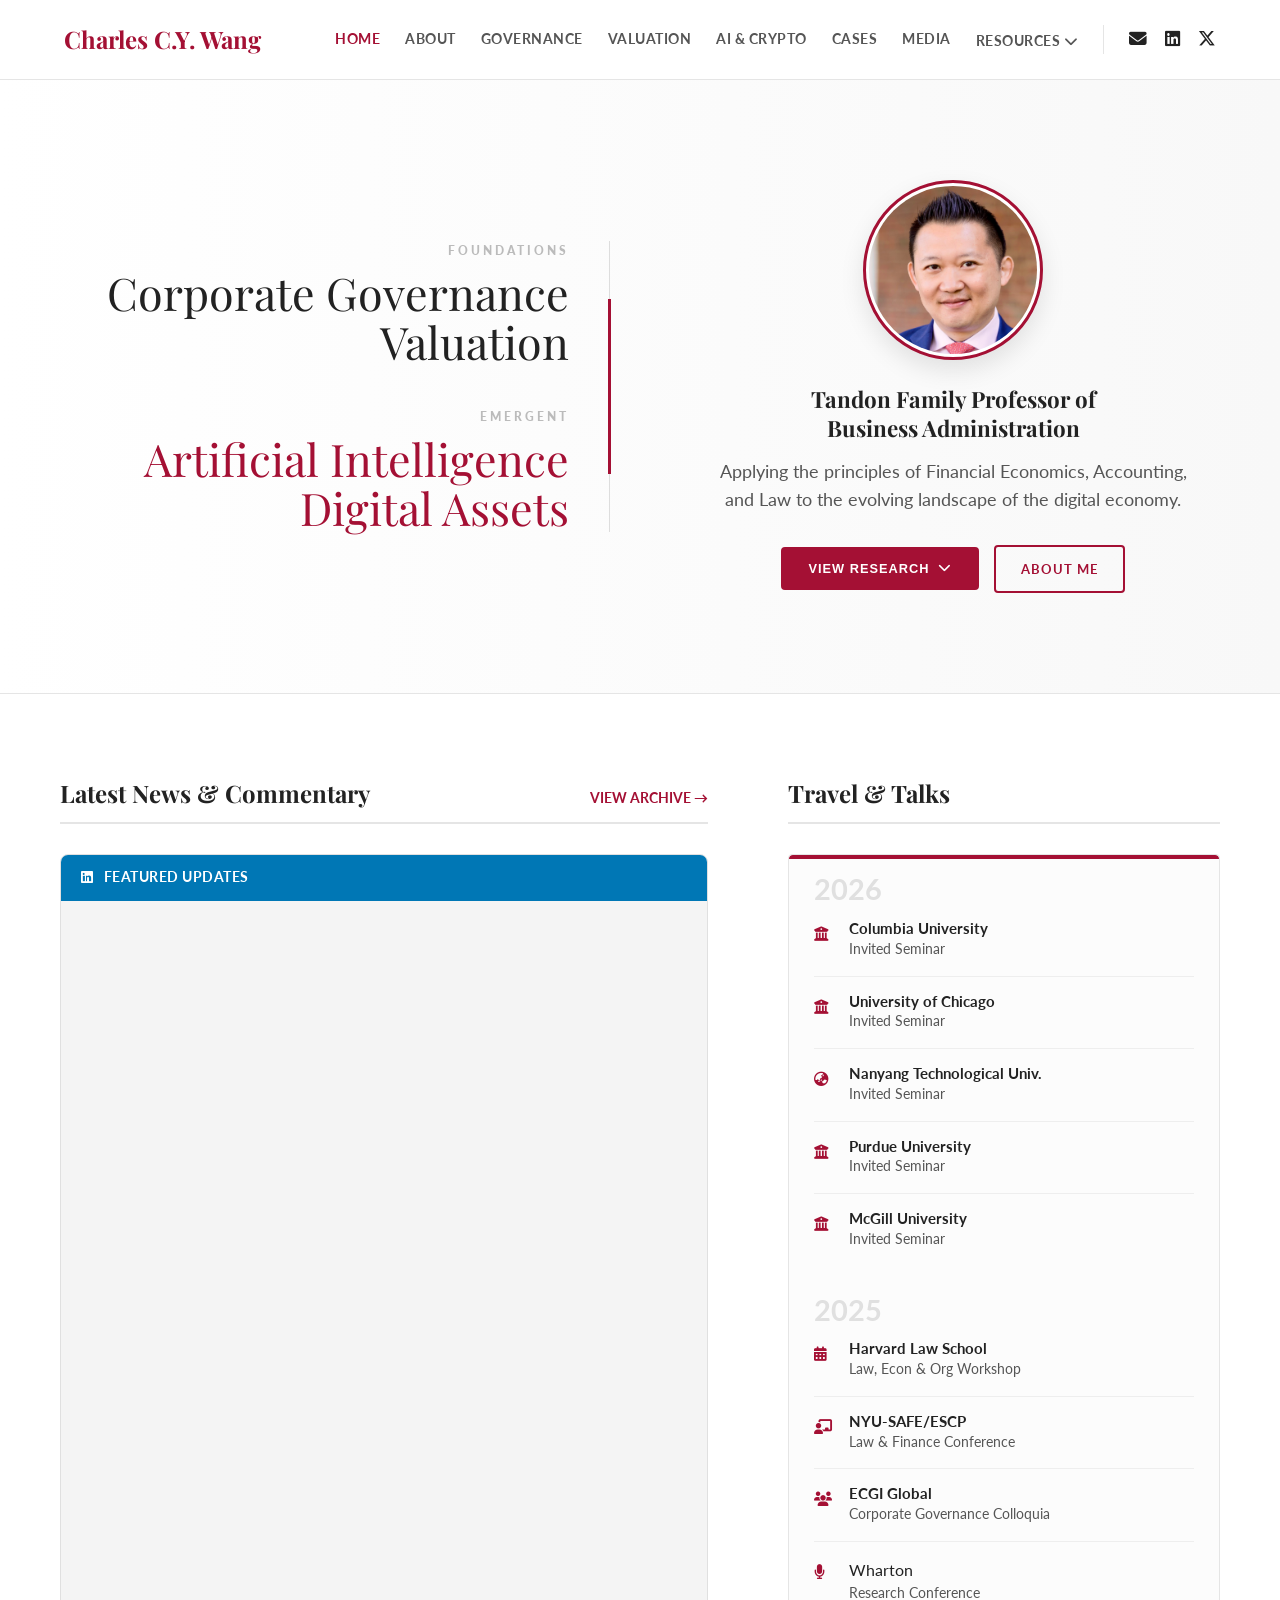
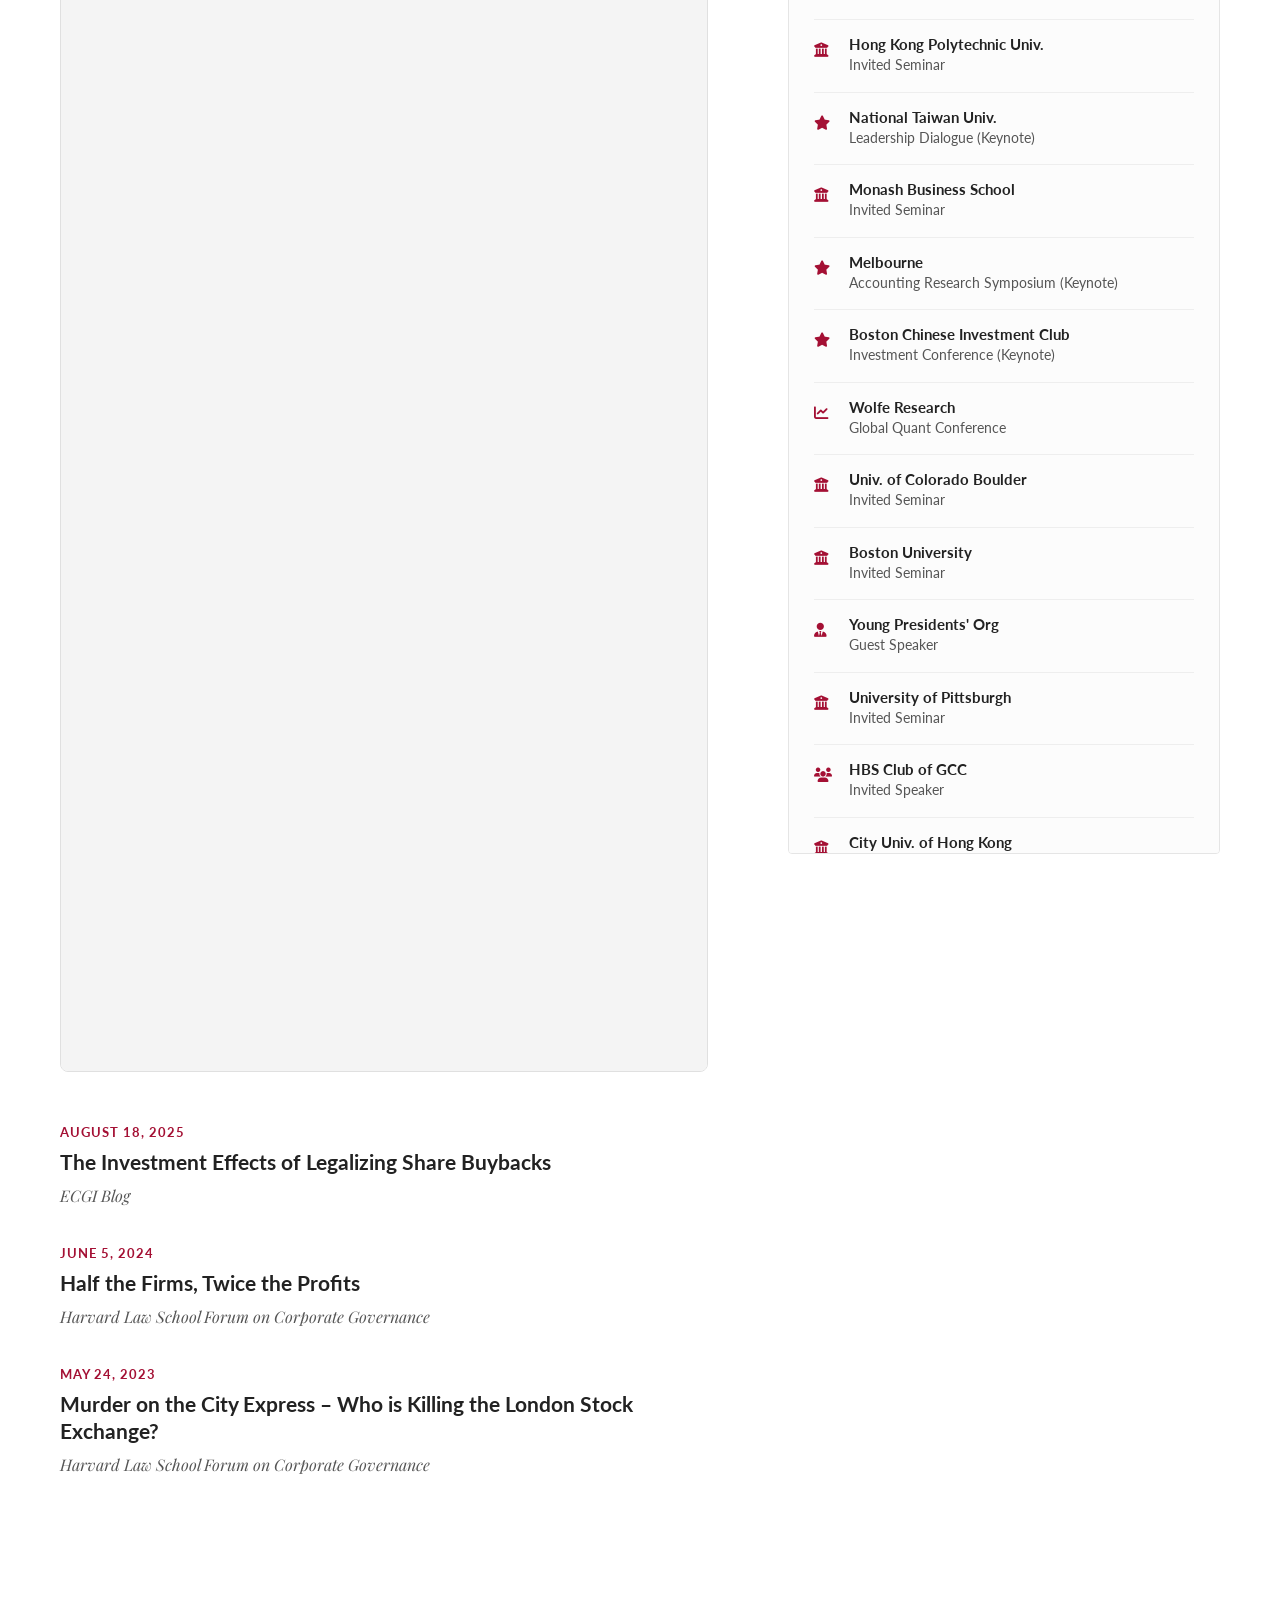
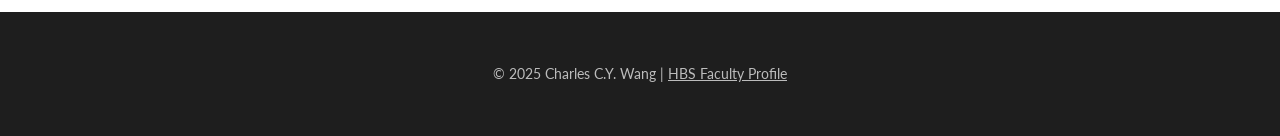
<file: index.html>
<!DOCTYPE html>
<html lang="en">
<head>
    <!-- Google tag (gtag.js) -->
    <script async src="https://www.googletagmanager.com/gtag/js?id=G-KS8D51HBFE"></script>
    <script>
      window.dataLayer = window.dataLayer || [];
      function gtag(){dataLayer.push(arguments);}
      gtag('js', new Date());

      gtag('config', 'G-KS8D51HBFE');
    </script>

    <meta charset="UTF-8">
    <meta name="viewport" content="width=device-width, initial-scale=1.0">
    <title>Charles C.Y. Wang | Harvard Business School</title>
    <link rel="icon" href="favicon.svg" type="image/svg+xml">
    <link href="https://fonts.googleapis.com/css2?family=Lato:wght@300;400;700;900&family=Playfair+Display:ital,wght@0,400;0,700;1,400&display=swap" rel="stylesheet">
    <link rel="stylesheet" href="https://cdnjs.cloudflare.com/ajax/libs/font-awesome/6.4.0/css/all.min.css">
    
    <style>
        :root {
            --crimson: #A41034;
            --bg-dark: #1e1e1e;
            --bg-light: #ffffff;
            --text-dark: #222222;
            --text-light: #555555;
            --border: #e5e5e5;
        }
        * { margin: 0; padding: 0; box-sizing: border-box; }
        body { font-family: 'Lato', sans-serif; color: var(--text-dark); line-height: 1.6; background-color: var(--bg-light); }
        h1, h2, h3 { font-family: 'Playfair Display', serif; color: var(--text-dark); }
        a { text-decoration: none; transition: 0.3s; color: inherit; }

        /* --- UNIFIED NAVIGATION --- */
        nav {
            padding: 20px 5%;
            display: flex;
            justify-content: space-between;
            align-items: center;
            border-bottom: 1px solid var(--border);
            position: -webkit-sticky; /* Fix for Safari/iOS */
            position: sticky;
            top: 0;
            background: rgba(255, 255, 255, 0.98);
            backdrop-filter: blur(5px);
            z-index: 1000;
            height: 80px;
            box-sizing: border-box;
        }

        .nav-logo { 
            font-family: 'Playfair Display', serif; 
            font-weight: 700; 
            font-size: 1.5rem; 
            color: var(--crimson); 
            text-decoration: none;
        }
        
        .nav-links { display: flex; align-items: center; gap: 25px; }
        
        .nav-links a { 
            font-size: 0.85rem; 
            font-weight: 700; 
            text-transform: uppercase; 
            color: var(--text-light); 
            letter-spacing: 0.5px; 
            text-decoration: none;
        }
        .nav-links a:hover, .nav-links a.active { color: var(--crimson); }

        .social-nav { 
            display: flex; 
            gap: 18px; 
            margin-left: 25px; 
            padding-left: 25px; 
            border-left: 1px solid var(--border); 
        }
        .social-nav a { font-size: 1.1rem; color: var(--text-dark); }
        .social-nav a:hover { color: var(--crimson); }

        /* Mobile Menu Fix */
        @media (max-width: 900px) {
            nav { flex-direction: column; padding: 15px; height: auto; }
            .nav-links { 
                display: flex; 
                flex-wrap: wrap; 
                justify-content: center; 
                gap: 15px; 
                margin-top: 15px; 
                width: 100%;
            }
            .social-nav { 
                margin-top: 15px; 
                border-left: none; 
                padding-left: 0; 
            }
        }

        /* HERO */
        .hero-section { background: linear-gradient(to right, #ffffff 0%, #f8f8f8 100%); padding: 100px 5%; border-bottom: 1px solid var(--border); }
        .hero-grid { display: grid; grid-template-columns: 1fr 1fr; gap: 60px; max-width: 1200px; margin: 0 auto; align-items: center; }
        .hero-left { text-align: right; padding-right: 40px; border-right: 1px solid #ddd; position: relative; }
        .hero-left::after { content: ''; position: absolute; top: 20%; right: -2px; width: 3px; height: 60%; background: var(--crimson); }
        .topic-group { margin-bottom: 40px; position: relative; }
        .topic-group:last-child { margin-bottom: 0; }
        .topic-label { font-size: 0.75rem; text-transform: uppercase; letter-spacing: 3px; font-weight: 900; color: #bbb; display: block; margin-bottom: 8px; }
        .hero-topic { font-family: 'Playfair Display', serif; font-size: 2.8rem; line-height: 1.1; color: var(--text-dark); display: block; }
        .emergent-text { color: var(--crimson); }
        .hero-right { display: flex; flex-direction: column; align-items: center; text-align: center; padding-left: 20px; }
        .headshot { width: 180px; height: 180px; border-radius: 50%; object-fit: cover; margin-bottom: 25px; border: 3px solid var(--crimson); padding: 3px; background: white; box-shadow: 0 10px 25px rgba(0,0,0,0.1); }
        .hero-title { font-size: 1.4rem; font-weight: 700; margin-bottom: 15px; color: var(--text-dark); line-height: 1.3; }
        .hero-desc { font-size: 1.1rem; color: var(--text-light); margin-bottom: 30px; max-width: 480px; }
        .hero-btns { display: flex; gap: 15px; justify-content: center; align-items: center; flex-wrap: wrap; }

        /* BUTTONS */
        .dropdown { position: relative; display: inline-block; }
        .btn { padding: 12px 25px; background-color: var(--crimson); color: white; font-weight: 700; border-radius: 4px; text-transform: uppercase; letter-spacing: 1px; font-size: 0.8rem; border: 2px solid var(--crimson); cursor: pointer; display: inline-flex; align-items: center; gap: 8px; transition: all 0.3s ease; }
        .btn:hover { background-color: #800c28; border-color: #800c28; transform: translateY(-2px); box-shadow: 0 5px 15px rgba(164, 16, 52, 0.2); }
        .btn-outline { background: transparent; color: var(--crimson); }
        .btn-outline:hover { background: var(--crimson); color: white; }
        
        /* DROPDOWN */
        .dropdown-content { display: none; position: absolute; background-color: #ffffff; min-width: 200px; box-shadow: 0 8px 20px rgba(0,0,0,0.15); border-radius: 4px; z-index: 10; top: 115%; left: 50%; transform: translateX(-50%); border: 1px solid #eee; text-align: left; }
        .dropdown-content::after { content: ''; position: absolute; bottom: 100%; left: 50%; margin-left: -6px; border-width: 6px; border-style: solid; border-color: transparent transparent #fff transparent; }
        .dropdown-content a { color: var(--text-dark); padding: 12px 16px; text-decoration: none; display: block; font-size: 0.85rem; font-weight: 700; text-transform: uppercase; border-bottom: 1px solid #f5f5f5; transition: 0.2s; display: flex; align-items: center; gap: 10px; }
        .dropdown-content a:last-child { border-bottom: none; }
        .dropdown-content a:hover { background-color: #fcfcfc; color: var(--crimson); padding-left: 20px; }
        .dropdown:hover .dropdown-content { display: block; animation: fadeIn 0.2s ease-in; }
        .dropdown:hover .btn i { transform: rotate(180deg); } 
        .btn i { transition: transform 0.3s; }
        @keyframes fadeIn { from { opacity: 0; transform: translate(-50%, 10px); } to { opacity: 1; transform: translate(-50%, 0); } }

        /* --- SUB-DROPDOWN (NESTED MENUS) --- */
        .sub-dropdown {
            position: relative;
            width: 100%;
        }
        
        /* The nested menu, hidden by default, appears to the right */
        .sub-dropdown-content {
            display: none;
            position: absolute;
            left: 100%; /* Pushes it to the right of the parent */
            top: -5px;  /* Aligns slightly higher to match the mouse cursor */
            min-width: 220px; /* Width of the new side menu */
            background-color: #ffffff;
            box-shadow: 0 8px 20px rgba(0,0,0,0.15);
            border: 1px solid #eee;
            border-radius: 4px;
        }

        /* Show the nested menu on hover */
        .sub-dropdown:hover .sub-dropdown-content {
            display: block;
        }

        /* Styling for the arrow icon inside the menu */
        .sub-dropdown > a {
            justify-content: space-between; /* Pushes text to left, arrow to right */
        }

        /* GRID */
        .grid-container { display: grid; grid-template-columns: 1.2fr 0.8fr; gap: 80px; max-width: 1200px; margin: 80px auto; padding: 0 20px; }
        .section-header { display: flex; align-items: baseline; justify-content: space-between; border-bottom: 2px solid var(--border); margin-bottom: 30px; padding-bottom: 10px; }
        .section-title { font-size: 1.5rem; color: var(--text-dark); margin: 0; }
        .section-link { font-size: 0.85rem; font-weight: 700; color: var(--crimson); text-transform: uppercase; }

        /* LINKEDIN */
        .linkedin-box { margin-bottom: 50px; background: white; border: 1px solid #e0e0e0; border-radius: 8px; overflow: hidden; }
        .linkedin-header { background: #0077b5; color: white; padding: 12px 20px; font-weight: 700; font-size: 0.85rem; text-transform: uppercase; letter-spacing: 0.5px; display: flex; align-items: center; gap: 10px; }

        /* NEWS */
        .news-item { margin-bottom: 35px; }
        .news-date { font-size: 0.8rem; color: var(--crimson); font-weight: 700; text-transform: uppercase; letter-spacing: 1px; margin-bottom: 5px; display: block; }
        .news-title { font-size: 1.3rem; font-weight: 700; margin-bottom: 8px; display: block; line-height: 1.3; color: var(--text-dark); }
        .news-title:hover { color: var(--crimson); }
        .news-source { font-family: 'Playfair Display', serif; font-style: italic; color: var(--text-light); font-size: 1rem; }

        /* SCHEDULE */
        .schedule-box { background: #fcfcfc; border: 1px solid var(--border); padding: 20px 25px; border-radius: 4px; position: relative; max-height: 1600px; overflow-y: auto; }
        .schedule-box::before { content: ''; position: absolute; top: 0; left: 0; right: 0; height: 4px; background: var(--crimson); border-radius: 4px 4px 0 0; }
        .schedule-box::-webkit-scrollbar { width: 6px; }
        .schedule-box::-webkit-scrollbar-thumb { background-color: #ccc; border-radius: 4px; }
        .schedule-box::-webkit-scrollbar-track { background: #f1f1f1; }
        .event-group { margin-bottom: 30px; }
        .year-header { font-size: 1.8rem; font-weight: 700; color: #e0e0e0; margin-bottom: 10px; line-height: 1; position: sticky; top: 0; background: #fcfcfc; z-index: 5; padding-bottom: 5px; }
        .event-row { display: flex; margin-bottom: 15px; padding-bottom: 15px; border-bottom: 1px solid #eee; }
        .event-row:last-child { border-bottom: none; margin-bottom: 0; }
        .event-icon { color: var(--crimson); margin-right: 15px; font-size: 0.9rem; padding-top: 3px; min-width: 20px; }
        .event-details { flex: 1; }
        .event-where { font-weight: 700; color: var(--text-dark); font-size: 0.95rem; display: block; line-height: 1.3; }
        .event-what { color: var(--text-light); font-size: 0.85rem; display: block; }

        footer { text-align: center; padding: 50px; background: var(--bg-dark); color: white; margin-top: 100px; }

        @media (max-width: 900px) {
            .nav-links { display: none; }
            .hero-grid { grid-template-columns: 1fr; gap: 30px; text-align: center; }
            .hero-left { text-align: center; padding-right: 0; border-right: none; border-bottom: 1px solid #ddd; padding-bottom: 40px; }
            .hero-left::after { display: none; }
            .hero-right { padding-left: 0; }
            .hero-topic { font-size: 2.5rem; }
            .grid-container { grid-template-columns: 1fr; gap: 50px; }
        }
    </style>
</head>
<body>

    <nav>
        <div class="nav-logo">Charles C.Y. Wang</div>
        <div style="display:flex; align-items:center;">
            <div class="nav-links">
                <a href="index.html" class="active">Home</a>
                <a href="about.html">About</a>
                <a href="governance.html">Governance</a>
                <a href="valuation.html">Valuation</a>
                <a href="ai.html">AI & Crypto</a>
                <a href="cases.html">Cases</a>
                <a href="media.html">Media</a>
                <div class="dropdown">
                    <a href="#" style="cursor: default;">Resources <i class="fas fa-chevron-down nav-drop-icon"></i></a>
                    
                    <div class="dropdown-content" style="min-width: 260px;">
                            
                        <div class="sub-dropdown">
                            <a href="#">Finance Notes for Grad Students<i class="fas fa-chevron-right" style="font-size: 0.8em; opacity: 0.5;"></i></a>
                            <div class="sub-dropdown-content">
                                <a href="https://www.dropbox.com/scl/fi/5w5zffu1rqppospeg8oic/F620-Notes.pdf?rlkey=agepxgz7nmm2dfcmxdeiyie8u&dl=0" target="_blank">Asset Pricing</a>
                                </div>
                        </div>

                        <div class="sub-dropdown">
                            <a href="#">Metrics Notes for Grad Students<i class="fas fa-chevron-right" style="font-size: 0.8em; opacity: 0.5;"></i></a>
                            <div class="sub-dropdown-content">
                                <a href="https://www.dropbox.com/scl/fi/vweg1djs4pb6z9gu162sm/Matrix-Algebra-Notes.pdf?rlkey=axiaxzqjyk1llwviv9b18dxni&dl=0" target="_blank">Matrix Algebra</a>
                                <a href="https://www.dropbox.com/scl/fi/2de4zlkl5yczujul3d9cb/Notes-on-LS-Computations.pdf?rlkey=hu3n0l6i23e9f3h196jo9qq05&dl=0" target="_blank">Matrix Decomp</a>                                
                                <a href="https://www.dropbox.com/scl/fi/9pi40mj8djanrpycdxz2v/COMP-Study-Sheet-Probability-and-Statistics.pdf?rlkey=f0o00d6f3mbyt6500cn69unpu&dl=0" target="_blank">Probability and Statistics</a>
                                <a href="https://www.dropbox.com/scl/fi/r6220zo2k63y4xatayy0y/Study-Sheet-_FINAL_.pdf?rlkey=kilhao7nwalcsfppfv1bwqzio&dl=0" target="_blank">Measure Theory</a>                                
                                <a href="https://www.dropbox.com/scl/fi/gpnappu5gnsqhdowa70qs/COMP-Study-Sheet-Aprajit-Material.pdf?rlkey=hhzwzc42xlzqlop86izo5mygp&dl=0" target="_blank">Hypothesis Testing</a>
                                <a href="https://www.dropbox.com/scl/fi/0dr216yldsrs3cxasjlo3/hayash-chp-1-and-2-ols.pdf?rlkey=zk2va0s7t9e650ay0c2puh281&dl=0" target="_blank">OLS</a>
                                <a href="https://www.dropbox.com/scl/fi/f7fqhd4yyws30hh8s4f0m/hayashigmm.pdf?rlkey=h9i69k3zigcldf6zrpbi7yj62&dl=0" target="_blank">GMM</a>
                                <a href="https://www.dropbox.com/scl/fi/z206kffa72t995nl35gyt/hayashitimeseries.pdf?rlkey=hsy2e6brstg8y0erkgd9ft94l&dl=0" target="_blank">Time Series</a>
                                <a href="https://www.dropbox.com/scl/fi/w4ex0swkouuyzxgw8xasa/Charlie-s-MaCurdy-Notess.pdf?rlkey=ucd7puw1t2qf9rufjbvizaef4&dl=0" target="_blank">Estimators and Asymptotics</a>
                            </div>
                        </div>
                    
                    <a href="https://leesowang2021.github.io/data/">Expected Returns Data</a>
                    <a href="InterestRateSimulator_SVB.html">SVB Interest Rate Simulator</a>
                    </div> </div> </div>
            <div class="social-nav">
                <a href="mailto:charles.cy.wang@hbs.edu" title="Email"><i class="fas fa-envelope"></i></a>
                <a href="https://www.linkedin.com/in/charles-cy-wang-20a755/" title="LinkedIn"><i class="fab fa-linkedin"></i></a>
                <a href="https://x.com/charles_cy_wang" title="X / Twitter"><i class="fab fa-x-twitter"></i></a>
            </div>
        </div>
    </nav>

    <section class="hero-section">
        <div class="hero-grid">
            <div class="hero-left">
                <div class="topic-group">
                    <span class="topic-label">Foundations</span>
                    <span class="hero-topic">Corporate Governance</span>
                    <span class="hero-topic">Valuation</span>
                </div>
                <div class="topic-group">
                    <span class="topic-label">Emergent</span>
                    <span class="hero-topic emergent-text">Artificial Intelligence</span>
                    <span class="hero-topic emergent-text">Digital Assets</span>
                </div>
            </div>
            <div class="hero-right">
                <img src="profile.jpeg" alt="Charles Wang" class="headshot">
                <h2 class="hero-title">Tandon Family Professor of<br>Business Administration</h2>
                <p class="hero-desc">Applying the principles of Financial Economics, Accounting, and Law to the evolving landscape of the digital economy.</p>
                <div class="hero-btns">
                     <!-- RESEARCH DROPDOWN -->
                    <div class="dropdown">
                        <button class="btn" onclick="toggleDropdown(event)">
                            View Research <i class="fas fa-chevron-down"></i>
                        </button>
                        <div id="researchDropdown" class="dropdown-content">
                            <a href="governance.html">Corporate Governance</a>
                            <a href="valuation.html">Equity Valuation</a>
                            <a href="ai.html">AI & Crypto</a>
                        </div>
                    </div>

                    <a href="about.html" class="btn btn-outline">About Me</a>
                </div>
            </div>
        </div>
    </section>

    <div class="grid-container">
        <div>
            <div class="section-header">
                <h2 class="section-title">Latest News & Commentary</h2>
                <a href="media.html" class="section-link">View Archive &rarr;</a>
            </div>
            <div class="linkedin-box">
                <div class="linkedin-header"><i class="fab fa-linkedin"></i> Featured Updates</div>
                <div style="display:flex; flex-direction: column; align-items: center; background:#f4f4f4; padding: 20px 0; gap: 20px;">
                    <iframe src="https://www.linkedin.com/embed/feed/update/urn:li:share:7393663348271386624" height="838" width="100%" frameborder="0" allowfullscreen="" title="Embedded post"></iframe>
                    <iframe src="https://www.linkedin.com/embed/feed/update/urn:li:share:7368403576110424065" height="872" width="100%" frameborder="0" allowfullscreen="" title="Embedded post"></iframe>
                </div>
            </div>
            <div class="news-item">
                <span class="news-date">August 18, 2025</span>
                <a href="https://www.ecgi.global/publications/blog/the-investment-effects-of-legalizing-share-buybacks" class="news-title">The Investment Effects of Legalizing Share Buybacks</a>
                <div class="news-source">ECGI Blog</div>
            </div>
            <div class="news-item">
                <span class="news-date">June 5, 2024</span>
                <a href="https://corpgov.law.harvard.edu/2024/06/05/half-the-firms-twice-the-profits/" class="news-title">Half the Firms, Twice the Profits</a>
                <div class="news-source">Harvard Law School Forum on Corporate Governance</div>
            </div>
            <div class="news-item">
                <span class="news-date">May 24, 2023</span>
                <a href="https://corpgov.law.harvard.edu/2023/05/23/murder-on-the-city-express-who-is-killing-the-london-stock-exchanges-equity-market/" class="news-title">Murder on the City Express – Who is Killing the London Stock Exchange?</a>
                <div class="news-source">Harvard Law School Forum on Corporate Governance</div>
            </div>
        </div>

        <div>
            <div class="section-header">
                <h2 class="section-title">Travel & Talks</h2>
            </div>
            <div class="schedule-box">
                <div class="event-group">
                    <div class="year-header">2026</div>
                    <div class="event-row"><div class="event-icon"><i class="fas fa-university"></i></div><div class="event-details"><span class="event-where">Columbia University</span><span class="event-what">Invited Seminar</span></div></div>
                    <div class="event-row"><div class="event-icon"><i class="fas fa-university"></i></div><div class="event-details"><span class="event-where">University of Chicago</span><span class="event-what">Invited Seminar</span></div></div>
                    <div class="event-row"><div class="event-icon"><i class="fas fa-globe-asia"></i></div><div class="event-details"><span class="event-where">Nanyang Technological Univ.</span><span class="event-what">Invited Seminar</span></div></div>
                    <div class="event-row"><div class="event-icon"><i class="fas fa-university"></i></div><div class="event-details"><span class="event-where">Purdue University</span><span class="event-what">Invited Seminar</span></div></div>
                    <div class="event-row"><div class="event-icon"><i class="fas fa-university"></i></div><div class="event-details"><span class="event-where">McGill University</span><span class="event-what">Invited Seminar</span></div></div>
                </div>
                <div class="event-group">
                    <div class="year-header">2025</div>
                    <div class="event-row"><div class="event-icon"><i class="fas fa-calendar-alt"></i></div><div class="event-details"><span class="event-where">Harvard Law School</span><span class="event-what">Law, Econ & Org Workshop</span></div></div>
                    <div class="event-row"><div class="event-icon"><i class="fas fa-chalkboard-teacher"></i></div><div class="event-details"><span class="event-where">NYU-SAFE/ESCP</span><span class="event-what">Law & Finance Conference</span></div></div>
                    <div class="event-row"><div class="event-icon"><i class="fas fa-users"></i></div><div class="event-details"><span class="event-where">ECGI Global</span><span class="event-what">Corporate Governance Colloquia</span></div></div>
                    <div class="event-row"><div class="event-icon"><i class="fas fa-microphone"></i></div><div class="event-details"><span nav{class="event-where">Wharton</span><span class="event-what">Research Conference</span></div></div>
                    <div class="event-row"><div class="event-icon"><i class="fas fa-university"></i></div><div class="event-details"><span class="event-where">Hong Kong Polytechnic Univ.</span><span class="event-what">Invited Seminar</span></div></div>
                    <div class="event-row"><div class="event-icon"><i class="fas fa-star"></i></div><div class="event-details"><span class="event-where">National Taiwan Univ.</span><span class="event-what">Leadership Dialogue (Keynote)</span></div></div>
                    <div class="event-row"><div class="event-icon"><i class="fas fa-university"></i></div><div class="event-details"><span class="event-where">Monash Business School</span><span class="event-what">Invited Seminar</span></div></div>
                    <div class="event-row"><div class="event-icon"><i class="fas fa-star"></i></div><div class="event-details"><span class="event-where">Melbourne</span><span class="event-what">Accounting Research Symposium (Keynote)</span></div></div>
                    <div class="event-row"><div class="event-icon"><i class="fas fa-star"></i></div><div class="event-details"><span class="event-where">Boston Chinese Investment Club</span><span class="event-what">Investment Conference (Keynote)</span></div></div>
                    <div class="event-row"><div class="event-icon"><i class="fas fa-chart-line"></i></div><div class="event-details"><span class="event-where">Wolfe Research</span><span class="event-what">Global Quant Conference</span></div></div>
                    <div class="event-row"><div class="event-icon"><i class="fas fa-university"></i></div><div class="event-details"><span class="event-where">Univ. of Colorado Boulder</span><span class="event-what">Invited Seminar</span></div></div>
                    <div class="event-row"><div class="event-icon"><i class="fas fa-university"></i></div><div class="event-details"><span class="event-where">Boston University</span><span class="event-what">Invited Seminar</span></div></div>
                    <div class="event-row"><div class="event-icon"><i class="fas fa-user-tie"></i></div><div class="event-details"><span class="event-where">Young Presidents' Org</span><span class="event-what">Guest Speaker</span></div></div>
                    <div class="event-row"><div class="event-icon"><i class="fas fa-university"></i></div><div class="event-details"><span class="event-where">University of Pittsburgh</span><span class="event-what">Invited Seminar</span></div></div>
                    <div class="event-row"><div class="event-icon"><i class="fas fa-users"></i></div><div class="event-details"><span class="event-where">HBS Club of GCC</span><span class="event-what">Invited Speaker</span></div></div>
                    <div class="event-row"><div class="event-icon"><i class="fas fa-university"></i></div><div class="event-details"><span class="event-where">City Univ. of Hong Kong</span><span class="event-what">Invited Seminar</span></div></div>
                    <div class="event-row"><div class="event-icon"><i class="fas fa-university"></i></div><div class="event-details"><span class="event-where">National Taiwan Univ.</span><span class="event-what">Invited Seminar</span></div></div>
                    <div class="event-row"><div class="event-icon"><i class="fas fa-plane"></i></div><div class="event-details"><span class="event-where">Hawaii</span><span class="event-what">Accounting Research Conference</span></div></div>
                </div>
            </div>
        </div>
    </div>

    <footer>
        <p style="opacity:0.7; font-size:0.9rem;">
            &copy; 2025 Charles C.Y. Wang | 
            <a href="https://www.hbs.edu/faculty/Pages/profile.aspx?facId=651677" style="color:white; text-decoration:underline;">HBS Faculty Profile</a>
        </p>
    </footer>
</body>
</html>
</file>
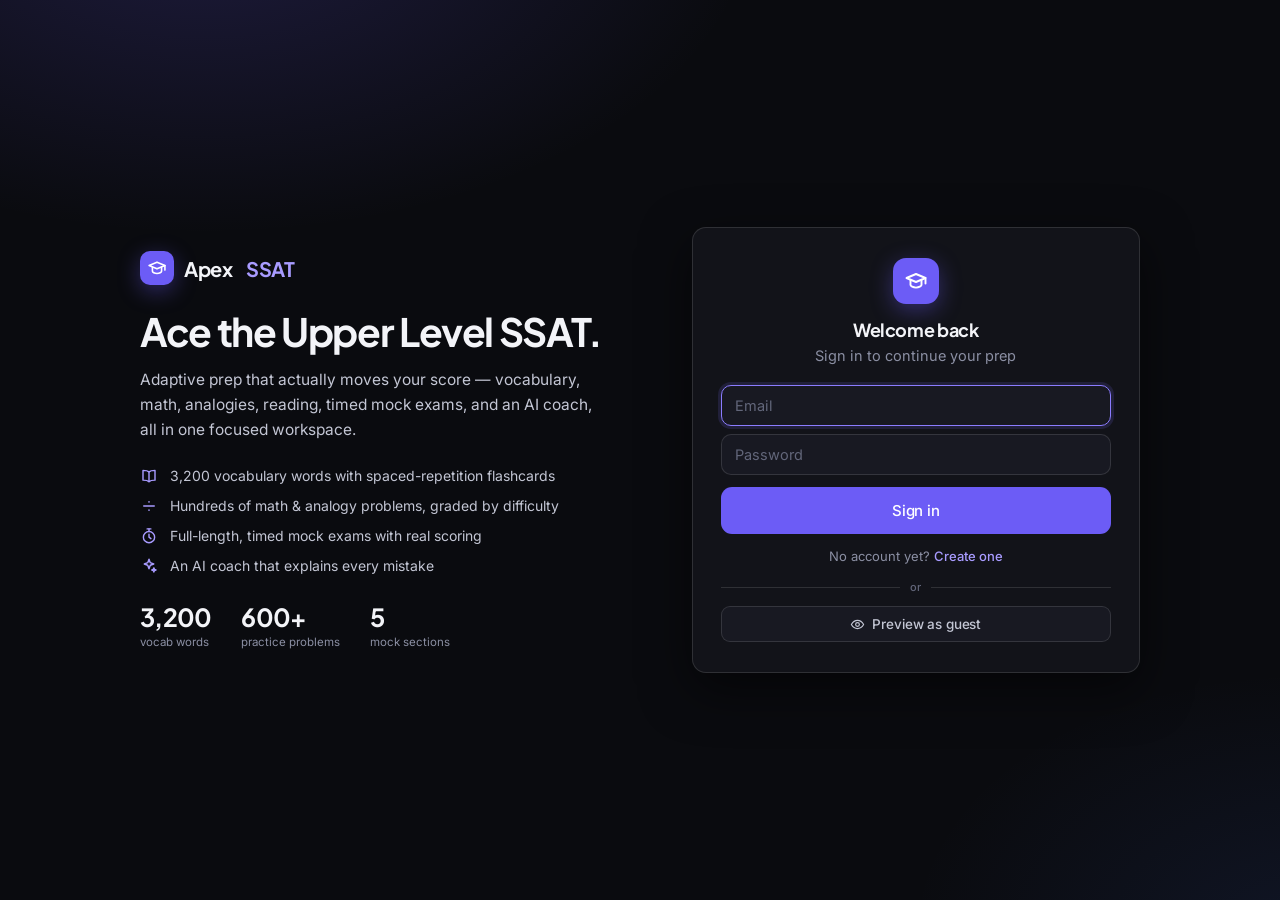
<file: ssat/index.html>
<!doctype html>
<html lang="en">
  <head>
    <meta charset="UTF-8" />
    <link rel="icon" type="image/svg+xml" href="data:image/svg+xml,%3Csvg xmlns='http://www.w3.org/2000/svg' viewBox='0 0 100 100'%3E%3Crect width='100' height='100' rx='24' fill='%236c5cf6'/%3E%3Cpath d='M16 43 50 30 84 43 50 56Z' fill='none' stroke='%23fff' stroke-width='6.5' stroke-linejoin='round'/%3E%3Cpath d='M31 50v17c0 4 9 9.5 19 9.5s19-5.5 19-9.5V50' fill='none' stroke='%23fff' stroke-width='6.5' stroke-linecap='round'/%3E%3Cpath d='M84 43v19' fill='none' stroke='%23fff' stroke-width='6.5' stroke-linecap='round'/%3E%3C/svg%3E" />
    <meta name="viewport" content="width=device-width, initial-scale=1.0" />
    <meta name="robots" content="noindex, nofollow" />
    <meta name="theme-color" content="#0a0b0f" />
    <link rel="preconnect" href="https://fonts.googleapis.com" />
    <link rel="preconnect" href="https://fonts.gstatic.com" crossorigin />
    <link href="https://fonts.googleapis.com/css2?family=Inter:wght@400;450;500;600;700&family=Plus+Jakarta+Sans:wght@500;600;700;800&display=swap" rel="stylesheet" />
    <title>Apex SSAT Prep — Master the Upper Level SSAT</title>
    <meta name="description" content="Adaptive Upper Level SSAT prep: 3,200 vocabulary words, hundreds of math and analogy problems, reading passages, full-length mock exams, and an AI coach." />
    <style>html,body{background:#0a0b0f;margin:0}</style>
    <script type="module" crossorigin src="/ssat/assets/index-oX8mAHFl.js"></script>
    <link rel="stylesheet" crossorigin href="/ssat/assets/index-C0sPy_1b.css">
  </head>
  <body>
    <div id="root"></div>
  </body>
</html>
</file>
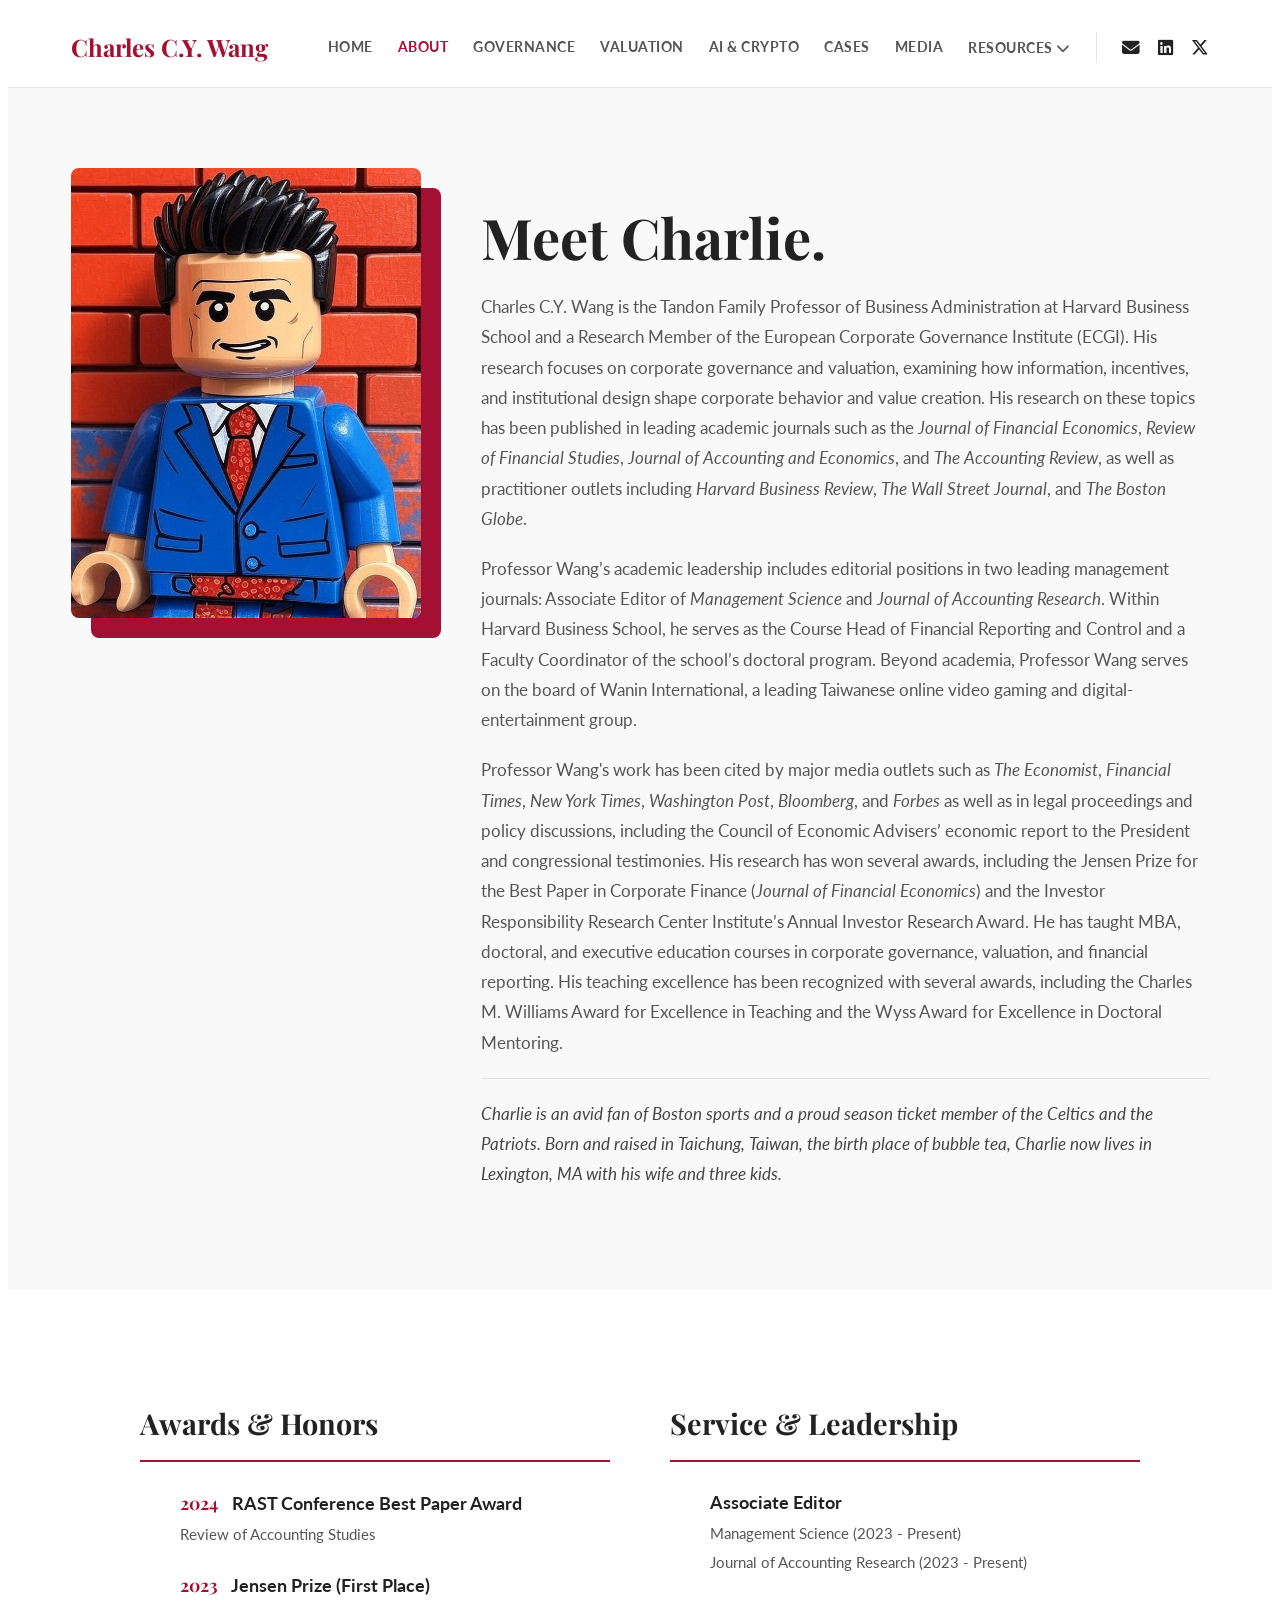
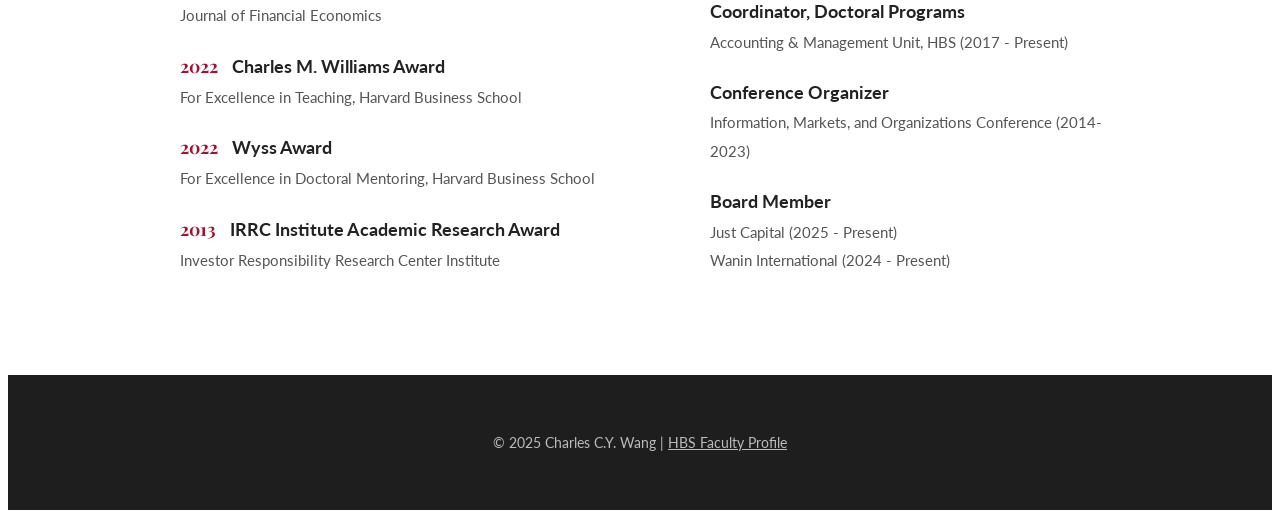
<file: about.html>
<!DOCTYPE html>
<html lang="en">
<head>
    <script async src="https://www.googletagmanager.com/gtag/js?id=G-KS8D51HBFE"></script>
    <script>
      window.dataLayer = window.dataLayer || [];
      function gtag(){dataLayer.push(arguments);}
      gtag('js', new Date());
      gtag('config', 'G-KS8D51HBFE');
    </script>
    <meta charset="UTF-8">
    <meta name="viewport" content="width=device-width, initial-scale=1.0">
    <title>About | Charles C.Y. Wang</title>
    <link rel="icon" href="favicon.svg" type="image/svg+xml">
    <link href="https://fonts.googleapis.com/css2?family=Lato:wght@300;400;700&family=Playfair+Display:ital,wght@0,400;0,700;1,400&display=swap" rel="stylesheet">
    <link rel="stylesheet" href="https://cdnjs.cloudflare.com/ajax/libs/font-awesome/6.4.0/css/all.min.css">
    <style>
        :root { --crimson: #A41034; --bg-dark: #1e1e1e; --bg-light: #ffffff; --text-dark: #222; --text-light: #555; --border: #e5e5e5; }
        body { font-family: 'Lato', sans-serif; line-height: 1.8; color: var(--text-dark); }
        h1, h2, h3 { font-family: 'Playfair Display', serif; color: var(--text-dark); }
        a { text-decoration: none; color: inherit; transition: 0.2s; }
        /* --- UNIFIED NAVIGATION --- */
        nav {
            padding: 20px 5%;
            display: flex;
            justify-content: space-between;
            align-items: center;
            border-bottom: 1px solid var(--border);
            position: -webkit-sticky; /* Fix for Safari/iOS */
            position: sticky;
            top: 0;
            background: rgba(255, 255, 255, 0.98);
            backdrop-filter: blur(5px);
            z-index: 1000;
            height: 80px;
            box-sizing: border-box;
        }

        .nav-logo { 
            font-family: 'Playfair Display', serif; 
            font-weight: 700; 
            font-size: 1.5rem; 
            color: var(--crimson); 
            text-decoration: none;
        }
        
        .nav-links { display: flex; align-items: center; gap: 25px; }
        
        .nav-links a { 
            font-size: 0.85rem; 
            font-weight: 700; 
            text-transform: uppercase; 
            color: var(--text-light); 
            letter-spacing: 0.5px; 
            text-decoration: none;
        }
        .nav-links a:hover, .nav-links a.active { color: var(--crimson); }

        .social-nav { 
            display: flex; 
            gap: 18px; 
            margin-left: 25px; 
            padding-left: 25px; 
            border-left: 1px solid var(--border); 
        }
        .social-nav a { font-size: 1.1rem; color: var(--text-dark); }
        .social-nav a:hover { color: var(--crimson); }

        /* BUTTONS */
        .dropdown { position: relative; display: inline-block; }
        .btn { padding: 12px 25px; background-color: var(--crimson); color: white; font-weight: 700; border-radius: 4px; text-transform: uppercase; letter-spacing: 1px; font-size: 0.8rem; border: 2px solid var(--crimson); cursor: pointer; display: inline-flex; align-items: center; gap: 8px; transition: all 0.3s ease; }
        .btn:hover { background-color: #800c28; border-color: #800c28; transform: translateY(-2px); box-shadow: 0 5px 15px rgba(164, 16, 52, 0.2); }
        .btn-outline { background: transparent; color: var(--crimson); }
        .btn-outline:hover { background: var(--crimson); color: white; }
        
 /* DROPDOWN */
        .dropdown-content { display: none; position: absolute; background-color: #ffffff; min-width: 200px; box-shadow: 0 8px 20px rgba(0,0,0,0.15); border-radius: 4px; z-index: 10; top: 115%; left: 50%; transform: translateX(-50%); border: 1px solid #eee; text-align: left; }
        .dropdown-content::after { content: ''; position: absolute; bottom: 100%; left: 50%; margin-left: -6px; border-width: 6px; border-style: solid; border-color: transparent transparent #fff transparent; }
        .dropdown-content a { color: var(--text-dark); padding: 12px 16px; text-decoration: none; display: block; font-size: 0.85rem; font-weight: 700; text-transform: uppercase; border-bottom: 1px solid #f5f5f5; transition: 0.2s; display: flex; align-items: center; gap: 10px; }
        .dropdown-content a:last-child { border-bottom: none; }
        .dropdown-content a:hover { background-color: #fcfcfc; color: var(--crimson); padding-left: 20px; }
        .dropdown:hover .dropdown-content { display: block; animation: fadeIn 0.2s ease-in; }
        .dropdown:hover .btn i { transform: rotate(180deg); } 
        .btn i { transition: transform 0.3s; }
        @keyframes fadeIn { from { opacity: 0; transform: translate(-50%, 10px); } to { opacity: 1; transform: translate(-50%, 0); } }

        /* --- SUB-DROPDOWN (NESTED MENUS) --- */
        .sub-dropdown {
            position: relative;
            width: 100%;
        }
        
        /* The nested menu, hidden by default, appears to the right */
        .sub-dropdown-content {
            display: none;
            position: absolute;
            left: 100%; /* Pushes it to the right of the parent */
            top: -5px;  /* Aligns slightly higher to match the mouse cursor */
            min-width: 220px; /* Width of the new side menu */
            background-color: #ffffff;
            box-shadow: 0 8px 20px rgba(0,0,0,0.15);
            border: 1px solid #eee;
            border-radius: 4px;
        }

        /* Show the nested menu on hover */
        .sub-dropdown:hover .sub-dropdown-content {
            display: block;
        }

        /* Styling for the arrow icon inside the menu */
        .sub-dropdown > a {
            justify-content: space-between; /* Pushes text to left, arrow to right */
        }
        /* Mobile Menu Fix */
        @media (max-width: 900px) {
            nav { flex-direction: column; padding: 15px; height: auto; }
            .nav-links { 
                display: flex; 
                flex-wrap: wrap; 
                justify-content: center; 
                gap: 15px; 
                margin-top: 15px; 
                width: 100%;
            }
            .social-nav { 
                margin-top: 15px; 
                border-left: none; 
                padding-left: 0; 
            }
        }
        .header-section { padding: 80px 5%; background-color: #f9f9f9; display: flex; align-items: flex-start; gap: 60px; max-width: 1200px; margin: 0 auto; }
        .bio-image { width: 350px; height: 450px; object-fit: cover; border-radius: 8px; box-shadow: 20px 20px 0px var(--crimson); flex-shrink: 0; }
        .bio-text h1 { font-size: 3.5rem; margin-bottom: 25px; line-height: 1.1; }
        .bio-text p { font-size: 1.05rem; margin-bottom: 20px; color: var(--text-light); }
        .content-container { max-width: 1000px; margin: 80px auto; padding: 0 20px; display: grid; grid-template-columns: 1fr 1fr; gap: 60px; }
        .info-block h3 { font-size: 1.8rem; border-bottom: 2px solid var(--crimson); padding-bottom: 10px; margin-bottom: 25px; }
        .item-list { list-style: none; }
        .list-item { margin-bottom: 20px; }
        .item-title { font-weight: 700; display: block; font-size: 1.1rem; }
        .item-desc { font-size: 0.95rem; color: var(--text-light); }
        .award-year { font-weight: 700; color: var(--crimson); font-family: 'Playfair Display', serif; margin-right: 10px; }
        footer { text-align: center; padding: 40px; background: var(--bg-dark); color: white; margin-top: 60px; }
        @media(max-width: 900px) { .header-section { flex-direction: column; align-items: center; } .bio-image { width: 100%; max-width: 400px; height: auto; margin-bottom: 30px; } .content-container { grid-template-columns: 1fr; } }
    </style>
</head>
<body>
    <nav>
        <div class="nav-logo">Charles C.Y. Wang</div>
        <div style="display:flex; align-items:center;">
            <div class="nav-links">
                <a href="index.html">Home</a>
                <a href="about.html" class="active">About</a>
                <a href="governance.html">Governance</a>
                <a href="valuation.html">Valuation</a>
                <a href="ai.html">AI & Crypto</a>
                <a href="cases.html">Cases</a>
                <a href="media.html">Media</a>
                <div class="dropdown">
                    <a href="#" style="cursor: default;">Resources <i class="fas fa-chevron-down nav-drop-icon"></i></a>
                    
                    <div class="dropdown-content" style="min-width: 260px;">
                            
                        <div class="sub-dropdown">
                            <a href="#">Finance Notes for Grad Students<i class="fas fa-chevron-right" style="font-size: 0.8em; opacity: 0.5;"></i></a>
                            <div class="sub-dropdown-content">
                                <a href="https://www.dropbox.com/scl/fi/5w5zffu1rqppospeg8oic/F620-Notes.pdf?rlkey=agepxgz7nmm2dfcmxdeiyie8u&dl=0" target="_blank">Asset Pricing</a>
                                </div>
                        </div>

                        <div class="sub-dropdown">
                            <a href="#">Metrics Notes for Grad Students<i class="fas fa-chevron-right" style="font-size: 0.8em; opacity: 0.5;"></i></a>
                            <div class="sub-dropdown-content">
                                <a href="https://www.dropbox.com/scl/fi/vweg1djs4pb6z9gu162sm/Matrix-Algebra-Notes.pdf?rlkey=axiaxzqjyk1llwviv9b18dxni&dl=0" target="_blank">Matrix Algebra</a>
                                <a href="https://www.dropbox.com/scl/fi/2de4zlkl5yczujul3d9cb/Notes-on-LS-Computations.pdf?rlkey=hu3n0l6i23e9f3h196jo9qq05&dl=0" target="_blank">Matrix Decomp</a>                                
                                <a href="https://www.dropbox.com/scl/fi/9pi40mj8djanrpycdxz2v/COMP-Study-Sheet-Probability-and-Statistics.pdf?rlkey=f0o00d6f3mbyt6500cn69unpu&dl=0" target="_blank">Probability and Statistics</a>
                                <a href="https://www.dropbox.com/scl/fi/r6220zo2k63y4xatayy0y/Study-Sheet-_FINAL_.pdf?rlkey=kilhao7nwalcsfppfv1bwqzio&dl=0" target="_blank">Measure Theory</a>                                
                                <a href="https://www.dropbox.com/scl/fi/gpnappu5gnsqhdowa70qs/COMP-Study-Sheet-Aprajit-Material.pdf?rlkey=hhzwzc42xlzqlop86izo5mygp&dl=0" target="_blank">Hypothesis Testing</a>
                                <a href="https://www.dropbox.com/scl/fi/0dr216yldsrs3cxasjlo3/hayash-chp-1-and-2-ols.pdf?rlkey=zk2va0s7t9e650ay0c2puh281&dl=0" target="_blank">OLS</a>
                                <a href="https://www.dropbox.com/scl/fi/f7fqhd4yyws30hh8s4f0m/hayashigmm.pdf?rlkey=h9i69k3zigcldf6zrpbi7yj62&dl=0" target="_blank">GMM</a>
                                <a href="https://www.dropbox.com/scl/fi/z206kffa72t995nl35gyt/hayashitimeseries.pdf?rlkey=hsy2e6brstg8y0erkgd9ft94l&dl=0" target="_blank">Time Series</a>
                                <a href="https://www.dropbox.com/scl/fi/w4ex0swkouuyzxgw8xasa/Charlie-s-MaCurdy-Notess.pdf?rlkey=ucd7puw1t2qf9rufjbvizaef4&dl=0" target="_blank">Estimators and Asymptotics</a>
                            </div>
                        </div>
                    
                    <a href="https://leesowang2021.github.io/data/">Expected Returns Data</a>
                    <a href="InterestRateSimulator_SVB.html">SVB Interest Rate Simulator</a>
                    </div> </div> </div>
            <div class="social-nav">
                <a href="mailto:charles.cy.wang@hbs.edu" title="Email"><i class="fas fa-envelope"></i></a>
                <a href="https://www.linkedin.com/in/charles-cy-wang-20a755/" title="LinkedIn"><i class="fab fa-linkedin"></i></a>
                <a href="https://x.com/charles_cy_wang" title="X / Twitter"><i class="fab fa-x-twitter"></i></a>
            </div>
        </div>
    </nav>
    <div class="header-section">
        <img src="profile2.jpeg" alt="Charles Wang" class="bio-image">
        <div class="bio-text">
            <h1>Meet Charlie.</h1>
            <p>Charles C.Y. Wang is the Tandon Family Professor of Business Administration at Harvard Business School and a Research Member of the European Corporate Governance Institute (ECGI). His research focuses on corporate governance and valuation, examining how information, incentives, and institutional design shape corporate behavior and value creation. His research on these topics has been published in leading academic journals such as the <em>Journal of Financial Economics</em>, <em>Review of Financial Studies</em>, <em>Journal of Accounting and Economics</em>, and <em>The Accounting Review</em>, as well as practitioner outlets including <em>Harvard Business Review</em>, <em>The Wall Street Journal</em>, and <em>The Boston Globe</em>.</p>
            <p>Professor Wang’s academic leadership includes editorial positions in two leading management journals: Associate Editor of <em>Management Science</em> and <em>Journal of Accounting Research</em>. Within Harvard Business School, he serves as the Course Head of Financial Reporting and Control and a Faculty Coordinator of the school’s doctoral program. Beyond academia, Professor Wang serves on the board of Wanin International, a leading Taiwanese online video gaming and digital-entertainment group.</p>
            <p>Professor Wang's work has been cited by major media outlets such as <em>The Economist</em>, <em>Financial Times</em>, <em>New York Times</em>, <em>Washington Post</em>, <em>Bloomberg</em>, and <em>Forbes</em> as well as in legal proceedings and policy discussions, including the Council of Economic Advisers’ economic report to the President and congressional testimonies. His research has won several awards, including the Jensen Prize for the Best Paper in Corporate Finance (<em>Journal of Financial Economics</em>) and the Investor Responsibility Research Center Institute’s Annual Investor Research Award. He has taught MBA, doctoral, and executive education courses in corporate governance, valuation, and financial reporting. His teaching excellence has been recognized with several awards, including the Charles M. Williams Award for Excellence in Teaching and the Wyss Award for Excellence in Doctoral Mentoring.</p>
            <p style="border-top: 1px solid #e5e5e5; padding-top: 20px; font-style: italic; color: #444;">Charlie is an avid fan of Boston sports and a proud season ticket member of the Celtics and the Patriots. Born and raised in Taichung, Taiwan, the birth place of bubble tea, Charlie now lives in Lexington, MA with his wife and three kids.</p>
        </div>
    </div>
    <div class="content-container">
        <div class="info-block">
            <h3>Awards & Honors</h3>
            <ul class="item-list">
                <li class="list-item"><span class="item-title"><span class="award-year">2024</span> RAST Conference Best Paper Award</span><span class="item-desc">Review of Accounting Studies</span></li>
                <li class="list-item"><span class="item-title"><span class="award-year">2023</span> Jensen Prize (First Place)</span><span class="item-desc">Journal of Financial Economics</span></li>
                <li class="list-item"><span class="item-title"><span class="award-year">2022</span> Charles M. Williams Award</span><span class="item-desc">For Excellence in Teaching, Harvard Business School</span></li>
                <li class="list-item"><span class="item-title"><span class="award-year">2022</span> Wyss Award</span><span class="item-desc">For Excellence in Doctoral Mentoring, Harvard Business School</span></li>
                <li class="list-item"><span class="item-title"><span class="award-year">2013</span> IRRC Institute Academic Research Award</span><span class="item-desc">Investor Responsibility Research Center Institute</span></li>
            </ul>
        </div>
        <div class="info-block">
            <h3>Service & Leadership</h3>
            <ul class="item-list">
                <li class="list-item"><span class="item-title">Associate Editor</span><span class="item-desc">Management Science (2023 - Present)<br>Journal of Accounting Research (2023 - Present)</span></li>
                <li class="list-item"><span class="item-title">Coordinator, Doctoral Programs</span><span class="item-desc">Accounting & Management Unit, HBS (2017 - Present)</span></li>
                <li class="list-item"><span class="item-title">Conference Organizer</span><span class="item-desc">Information, Markets, and Organizations Conference (2014-2023)</span></li>
                <li class="list-item"><span class="item-title">Board Member</span><span class="item-desc">Just Capital (2025 - Present)<br>Wanin International (2024 - Present)</span></li>
            </ul>
        </div>
    </div>
    <footer>
        <p style="opacity:0.7; font-size:0.9rem;">&copy; 2025 Charles C.Y. Wang | <a href="https://www.hbs.edu/faculty/Pages/profile.aspx?facId=651677" style="color:white; text-decoration:underline;">HBS Faculty Profile</a></p>
    </footer>
</body>
</html>
</file>
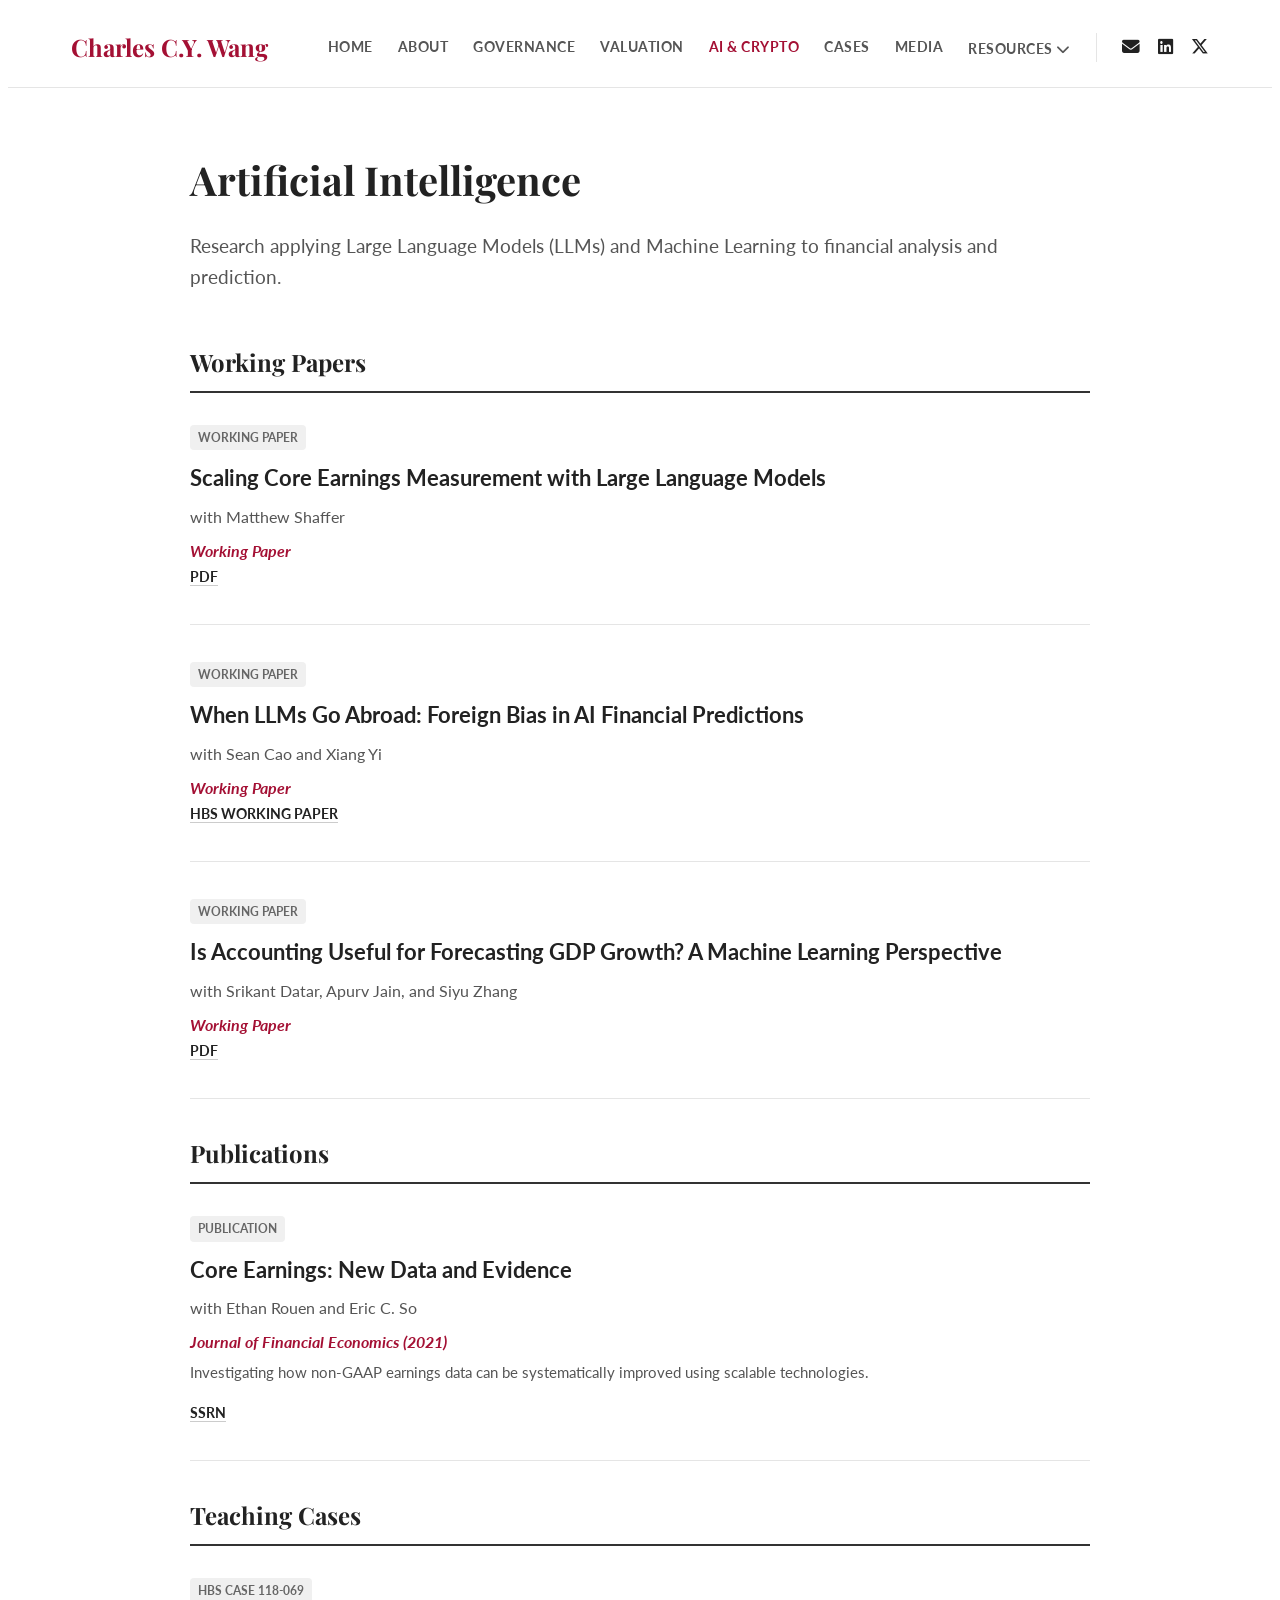
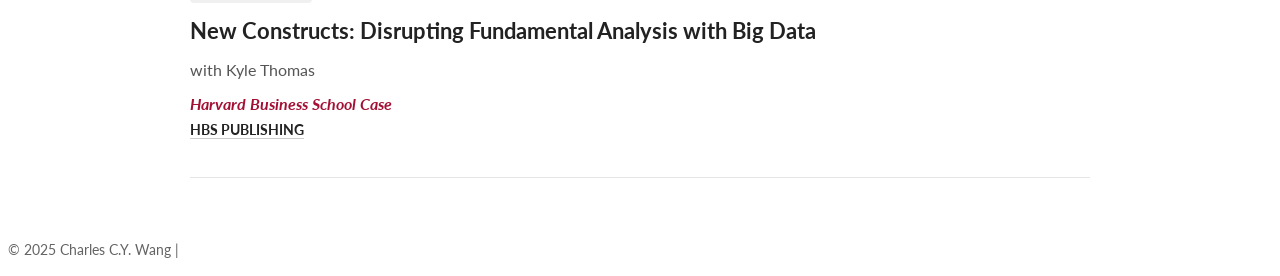
<file: ai.html>
<!DOCTYPE html>
<html lang="en">
<head>
    <script async src="https://www.googletagmanager.com/gtag/js?id=G-KS8D51HBFE"></script>
    <script>
      window.dataLayer = window.dataLayer || [];
      function gtag(){dataLayer.push(arguments);}
      gtag('js', new Date());
      gtag('config', 'G-KS8D51HBFE');
    </script>
    <meta charset="UTF-8">
    <meta name="viewport" content="width=device-width, initial-scale=1.0">
    <title>AI & Big Data Research | Charles C.Y. Wang</title>
    <link rel="icon" href="favicon.svg" type="image/svg+xml">
    <link href="https://fonts.googleapis.com/css2?family=Lato:wght@300;400;700&family=Playfair+Display:ital,wght@0,400;0,700;1,400&display=swap" rel="stylesheet">
    <link rel="stylesheet" href="https://cdnjs.cloudflare.com/ajax/libs/font-awesome/6.4.0/css/all.min.css">
    <style>
        :root { --crimson: #A41034; --text-dark: #222; --text-light: #555; --border: #e5e5e5; }
        body { font-family: 'Lato', sans-serif; line-height: 1.6; color: var(--text-dark); }
        h1, h2, h3 { font-family: 'Playfair Display', serif; }
        a { text-decoration: none; color: inherit; }
        /* --- UNIFIED NAVIGATION --- */
        nav {
            padding: 20px 5%;
            display: flex;
            justify-content: space-between;
            align-items: center;
            border-bottom: 1px solid var(--border);
            position: -webkit-sticky; /* Fix for Safari/iOS */
            position: sticky;
            top: 0;
            background: rgba(255, 255, 255, 0.98);
            backdrop-filter: blur(5px);
            z-index: 1000;
            height: 80px;
            box-sizing: border-box;
        }

        .nav-logo { 
            font-family: 'Playfair Display', serif; 
            font-weight: 700; 
            font-size: 1.5rem; 
            color: var(--crimson); 
            text-decoration: none;
        }
        
        .nav-links { display: flex; align-items: center; gap: 25px; }
        
        .nav-links a { 
            font-size: 0.85rem; 
            font-weight: 700; 
            text-transform: uppercase; 
            color: var(--text-light); 
            letter-spacing: 0.5px; 
            text-decoration: none;
        }
        .nav-links a:hover, .nav-links a.active { color: var(--crimson); }

        .social-nav { 
            display: flex; 
            gap: 18px; 
            margin-left: 25px; 
            padding-left: 25px; 
            border-left: 1px solid var(--border); 
        }
        .social-nav a { font-size: 1.1rem; color: var(--text-dark); }
        .social-nav a:hover { color: var(--crimson); }

        /* BUTTONS */
        .dropdown { position: relative; display: inline-block; }
        .btn { padding: 12px 25px; background-color: var(--crimson); color: white; font-weight: 700; border-radius: 4px; text-transform: uppercase; letter-spacing: 1px; font-size: 0.8rem; border: 2px solid var(--crimson); cursor: pointer; display: inline-flex; align-items: center; gap: 8px; transition: all 0.3s ease; }
        .btn:hover { background-color: #800c28; border-color: #800c28; transform: translateY(-2px); box-shadow: 0 5px 15px rgba(164, 16, 52, 0.2); }
        .btn-outline { background: transparent; color: var(--crimson); }
        .btn-outline:hover { background: var(--crimson); color: white; }
        
        /* DROPDOWN */
        .dropdown-content { display: none; position: absolute; background-color: #ffffff; min-width: 200px; box-shadow: 0 8px 20px rgba(0,0,0,0.15); border-radius: 4px; z-index: 10; top: 115%; left: 50%; transform: translateX(-50%); border: 1px solid #eee; text-align: left; }
        .dropdown-content::after { content: ''; position: absolute; bottom: 100%; left: 50%; margin-left: -6px; border-width: 6px; border-style: solid; border-color: transparent transparent #fff transparent; }
        .dropdown-content a { color: var(--text-dark); padding: 12px 16px; text-decoration: none; display: block; font-size: 0.85rem; font-weight: 700; text-transform: uppercase; border-bottom: 1px solid #f5f5f5; transition: 0.2s; display: flex; align-items: center; gap: 10px; }
        .dropdown-content a:last-child { border-bottom: none; }
        .dropdown-content a:hover { background-color: #fcfcfc; color: var(--crimson); padding-left: 20px; }
        .dropdown:hover .dropdown-content { display: block; animation: fadeIn 0.2s ease-in; }
        .dropdown:hover .btn i { transform: rotate(180deg); } 
        .btn i { transition: transform 0.3s; }
        @keyframes fadeIn { from { opacity: 0; transform: translate(-50%, 10px); } to { opacity: 1; transform: translate(-50%, 0); } }

        /* --- SUB-DROPDOWN (NESTED MENUS) --- */
        .sub-dropdown {
            position: relative;
            width: 100%;
        }
        
        /* The nested menu, hidden by default, appears to the right */
        .sub-dropdown-content {
            display: none;
            position: absolute;
            left: 100%; /* Pushes it to the right of the parent */
            top: -5px;  /* Aligns slightly higher to match the mouse cursor */
            min-width: 220px; /* Width of the new side menu */
            background-color: #ffffff;
            box-shadow: 0 8px 20px rgba(0,0,0,0.15);
            border: 1px solid #eee;
            border-radius: 4px;
        }

        /* Show the nested menu on hover */
        .sub-dropdown:hover .sub-dropdown-content {
            display: block;
        }

        /* Styling for the arrow icon inside the menu */
        .sub-dropdown > a {
            justify-content: space-between; /* Pushes text to left, arrow to right */
        }

        /* Mobile Menu Fix */
        @media (max-width: 900px) {
            nav { flex-direction: column; padding: 15px; height: auto; }
            .nav-links { 
                display: flex; 
                flex-wrap: wrap; 
                justify-content: center; 
                gap: 15px; 
                margin-top: 15px; 
                width: 100%;
            }
            .social-nav { 
                margin-top: 15px; 
                border-left: none; 
                padding-left: 0; 
            }
        }
        .container { max-width: 900px; margin: 60px auto; padding: 0 20px; }
        .page-title { font-size: 2.5rem; margin-bottom: 10px; color: var(--text-dark); }
        .subtitle { font-size: 1.2rem; color: var(--text-light); margin-bottom: 50px; }
        .section-head { margin-bottom: 30px; border-bottom: 2px solid #333; padding-bottom: 10px; font-size: 1.5rem; color:var(--text-dark); }
        .paper { margin-bottom: 35px; padding-bottom: 35px; border-bottom: 1px solid var(--border); }
        .paper-title { font-size: 1.4rem; font-weight: 700; margin-bottom: 8px; display: block; color: var(--text-dark); }
        .paper-title:hover { color: var(--crimson); }
        .paper-meta { font-size: 1rem; color: var(--text-light); margin-bottom: 8px; }
        .journal { font-style: italic; font-weight: 700; color: var(--crimson); }
        .tag { display: inline-block; background: #f0f0f0; color: #666; font-size: 0.75rem; padding: 3px 8px; border-radius: 4px; text-transform: uppercase; font-weight: 700; margin-bottom: 10px; }
        .links a { font-size: 0.85rem; font-weight: 700; text-transform: uppercase; margin-right: 15px; color: var(--text-dark); border-bottom: 1px solid #ccc; }
        .links a:hover { color: var(--crimson); border-color: var(--crimson); }
    </style>
</head>
<body>
    <nav>
        <div class="nav-logo">Charles C.Y. Wang</div>
        <div style="display:flex; align-items:center;">
            <div class="nav-links">
                <a href="index.html">Home</a>
                <a href="about.html">About</a>
                <a href="governance.html">Governance</a>
                <a href="valuation.html">Valuation</a>
                <a href="ai.html" class="active">AI & Crypto</a>
                <a href="cases.html">Cases</a>
                <a href="media.html">Media</a>
                <div class="dropdown">
                    <a href="#" style="cursor: default;">Resources <i class="fas fa-chevron-down nav-drop-icon"></i></a>
                    
                    <div class="dropdown-content" style="min-width: 260px;">
                            
                        <div class="sub-dropdown">
                            <a href="#">Finance Notes for Grad Students<i class="fas fa-chevron-right" style="font-size: 0.8em; opacity: 0.5;"></i></a>
                            <div class="sub-dropdown-content">
                                <a href="https://www.dropbox.com/scl/fi/5w5zffu1rqppospeg8oic/F620-Notes.pdf?rlkey=agepxgz7nmm2dfcmxdeiyie8u&dl=0" target="_blank">Asset Pricing</a>
                                </div>
                        </div>

                        <div class="sub-dropdown">
                            <a href="#">Metrics Notes for Grad Students<i class="fas fa-chevron-right" style="font-size: 0.8em; opacity: 0.5;"></i></a>
                            <div class="sub-dropdown-content">
                                <a href="https://www.dropbox.com/scl/fi/vweg1djs4pb6z9gu162sm/Matrix-Algebra-Notes.pdf?rlkey=axiaxzqjyk1llwviv9b18dxni&dl=0" target="_blank">Matrix Algebra</a>
                                <a href="https://www.dropbox.com/scl/fi/2de4zlkl5yczujul3d9cb/Notes-on-LS-Computations.pdf?rlkey=hu3n0l6i23e9f3h196jo9qq05&dl=0" target="_blank">Matrix Decomp</a>                                
                                <a href="https://www.dropbox.com/scl/fi/9pi40mj8djanrpycdxz2v/COMP-Study-Sheet-Probability-and-Statistics.pdf?rlkey=f0o00d6f3mbyt6500cn69unpu&dl=0" target="_blank">Probability and Statistics</a>
                                <a href="https://www.dropbox.com/scl/fi/r6220zo2k63y4xatayy0y/Study-Sheet-_FINAL_.pdf?rlkey=kilhao7nwalcsfppfv1bwqzio&dl=0" target="_blank">Measure Theory</a>                                
                                <a href="https://www.dropbox.com/scl/fi/gpnappu5gnsqhdowa70qs/COMP-Study-Sheet-Aprajit-Material.pdf?rlkey=hhzwzc42xlzqlop86izo5mygp&dl=0" target="_blank">Hypothesis Testing</a>
                                <a href="https://www.dropbox.com/scl/fi/0dr216yldsrs3cxasjlo3/hayash-chp-1-and-2-ols.pdf?rlkey=zk2va0s7t9e650ay0c2puh281&dl=0" target="_blank">OLS</a>
                                <a href="https://www.dropbox.com/scl/fi/f7fqhd4yyws30hh8s4f0m/hayashigmm.pdf?rlkey=h9i69k3zigcldf6zrpbi7yj62&dl=0" target="_blank">GMM</a>
                                <a href="https://www.dropbox.com/scl/fi/z206kffa72t995nl35gyt/hayashitimeseries.pdf?rlkey=hsy2e6brstg8y0erkgd9ft94l&dl=0" target="_blank">Time Series</a>
                                <a href="https://www.dropbox.com/scl/fi/w4ex0swkouuyzxgw8xasa/Charlie-s-MaCurdy-Notess.pdf?rlkey=ucd7puw1t2qf9rufjbvizaef4&dl=0" target="_blank">Estimators and Asymptotics</a>
                            </div>
                        </div>
                    
                    <a href="https://leesowang2021.github.io/data/">Expected Returns Data</a>
                    <a href="InterestRateSimulator_SVB.html">SVB Interest Rate Simulator</a>
                    </div> </div> </div>
            <div class="social-nav">
                <a href="mailto:charles.cy.wang@hbs.edu" title="Email"><i class="fas fa-envelope"></i></a>
                <a href="https://www.linkedin.com/in/charles-cy-wang-20a755/" title="LinkedIn"><i class="fab fa-linkedin"></i></a>
                <a href="https://x.com/charles_cy_wang" title="X / Twitter"><i class="fab fa-x-twitter"></i></a>
            </div>
        </div>
    </nav>
    <div class="container">
        <h1 class="page-title">Artificial Intelligence</h1>
        <p class="subtitle">Research applying Large Language Models (LLMs) and Machine Learning to financial analysis and prediction.</p>
        <h3 class="section-head">Working Papers</h3>
        <div class="paper"><span class="tag">Working Paper</span><a href="#" class="paper-title">Scaling Core Earnings Measurement with Large Language Models</a><div class="paper-meta">with Matthew Shaffer</div><div class="journal">Working Paper</div><div class="links"><a href="#">PDF</a></div></div>
        <div class="paper"><span class="tag">Working Paper</span><a href="https://www.hbs.edu/faculty/Pages/item.aspx?num=67903" class="paper-title">When LLMs Go Abroad: Foreign Bias in AI Financial Predictions</a><div class="paper-meta">with Sean Cao and Xiang Yi</div><div class="journal">Working Paper</div><div class="links"><a href="https://www.hbs.edu/faculty/Pages/item.aspx?num=67903">HBS Working Paper</a></div></div>
        <div class="paper"><span class="tag">Working Paper</span><a href="https://www.researchgate.net/publication/351046172_Is_Accounting_Useful_for_Forecasting_GDP_Growth_A_Machine_Learning_Perspective" class="paper-title">Is Accounting Useful for Forecasting GDP Growth? A Machine Learning Perspective</a><div class="paper-meta">with Srikant Datar, Apurv Jain, and Siyu Zhang</div><div class="journal">Working Paper</div><div class="links"><a href="https://www.researchgate.net/publication/351046172_Is_Accounting_Useful_for_Forecasting_GDP_Growth_A_Machine_Learning_Perspective">PDF</a></div></div>
        <h3 class="section-head">Publications</h3>
        <div class="paper"><span class="tag">Publication</span><a href="https://papers.ssrn.com/sol3/papers.cfm?abstract_id=3467814" class="paper-title">Core Earnings: New Data and Evidence</a><div class="paper-meta">with Ethan Rouen and Eric C. So</div><div class="journal">Journal of Financial Economics (2021)</div><p style="font-size:0.95rem; color:#555; margin-top:5px;">Investigating how non-GAAP earnings data can be systematically improved using scalable technologies.</p><div class="links"><a href="https://papers.ssrn.com/sol3/papers.cfm?abstract_id=3467814">SSRN</a></div></div>
        <h3 class="section-head">Teaching Cases</h3>
        <div class="paper"><span class="tag">HBS Case 118-069</span><a href="http://www.hbs.edu/faculty/Pages/item.aspx?num=51880" class="paper-title">New Constructs: Disrupting Fundamental Analysis with Big Data</a><div class="paper-meta">with Kyle Thomas</div><div class="journal">Harvard Business School Case</div><div class="links"><a href="http://www.hbs.edu/faculty/Pages/item.aspx?num=51880">HBS Publishing</a></div></div>
    </div>
    <footer><p style="opacity:0.7; font-size:0.9rem;">&copy; 2025 Charles C.Y. Wang | <a href="https://www.hbs.edu/faculty/Pages/profile.aspx?facId=651677" style="color:white; text-decoration:underline;">HBS Faculty Profile</a></p></footer>
</body>
</html>
</file>
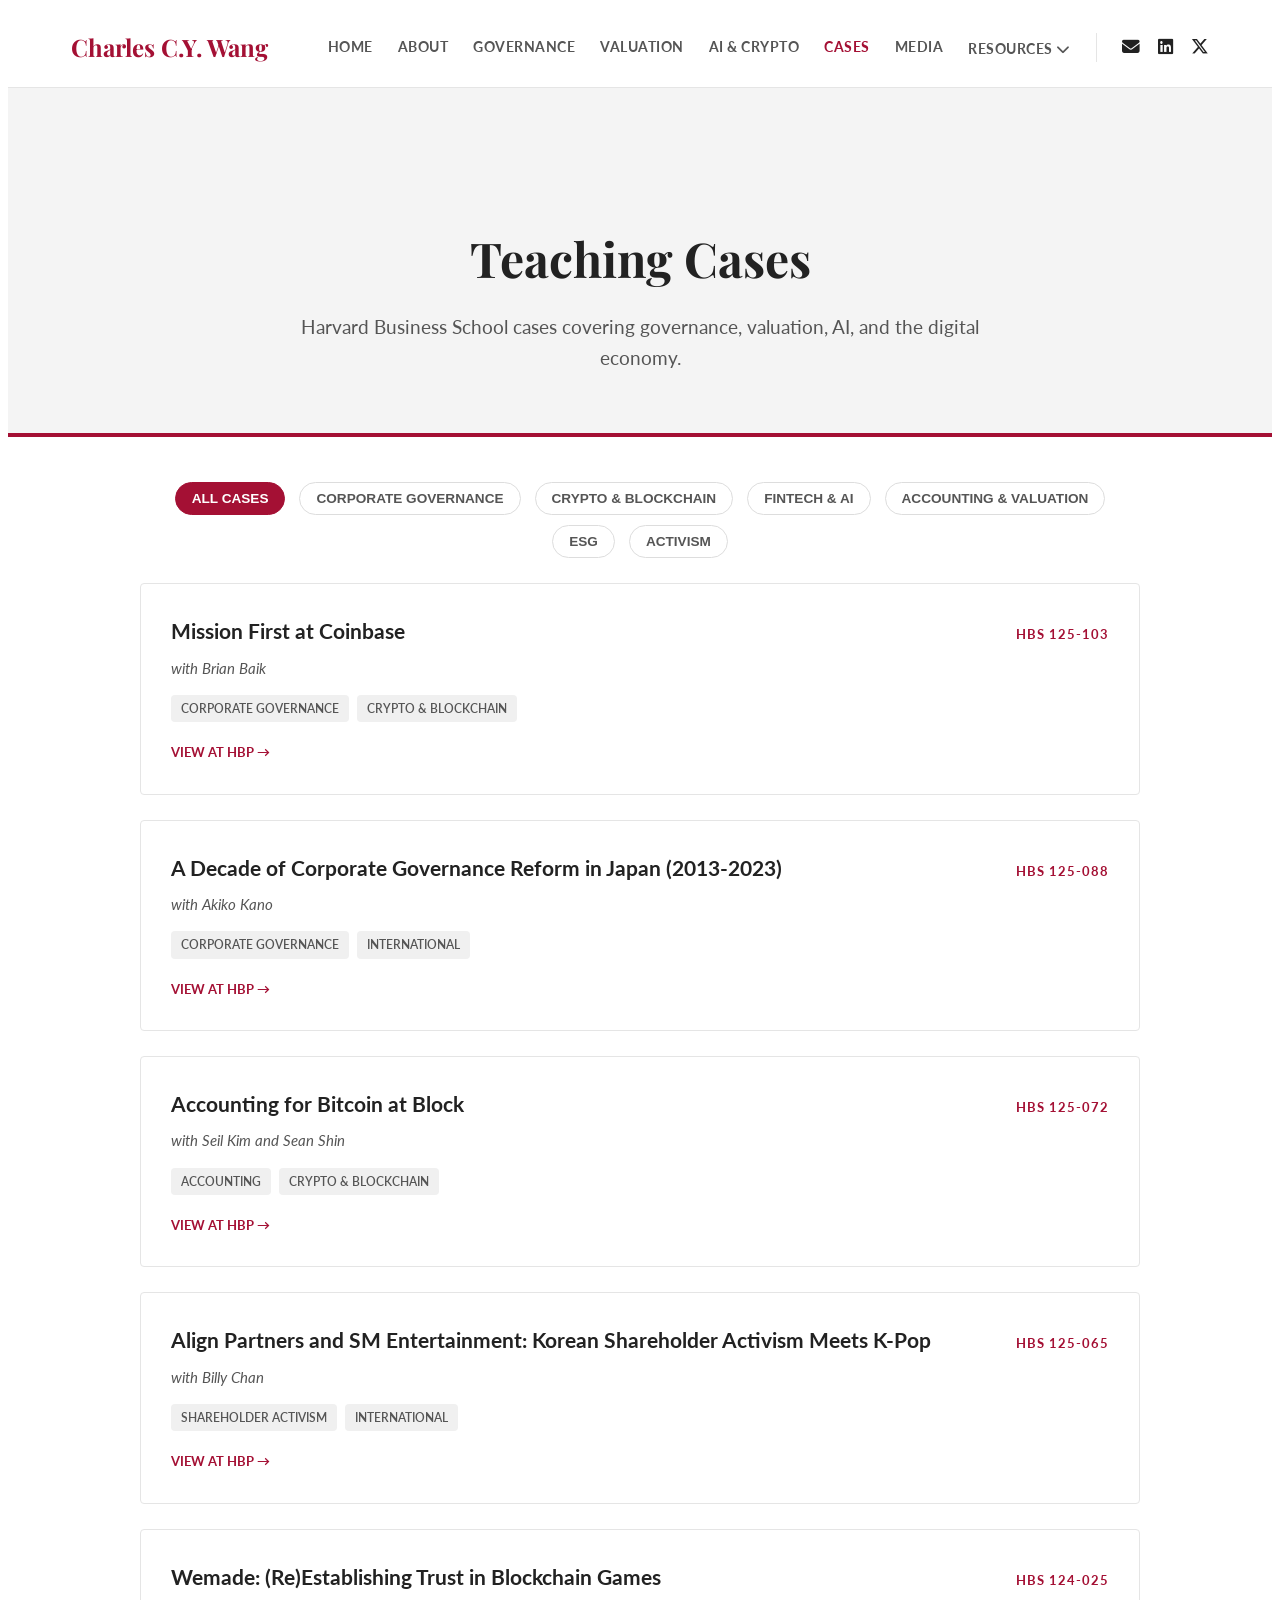
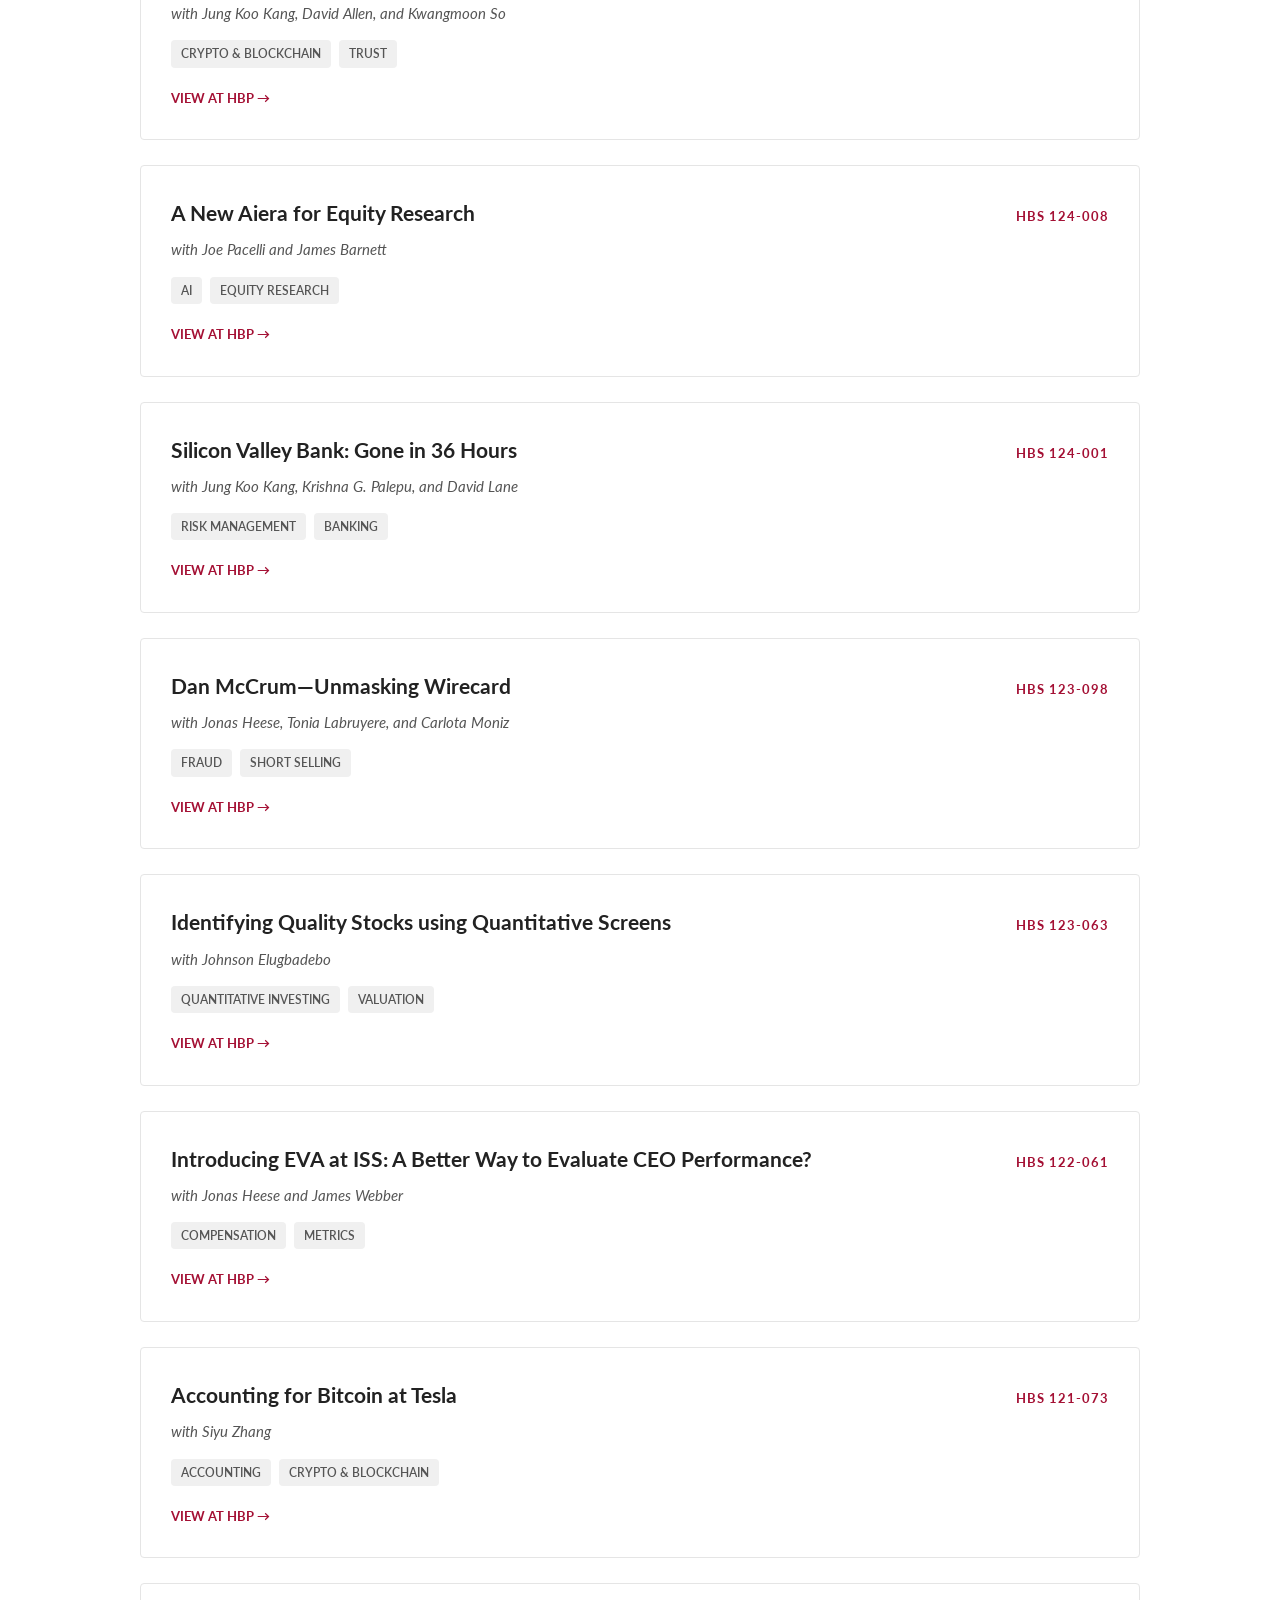
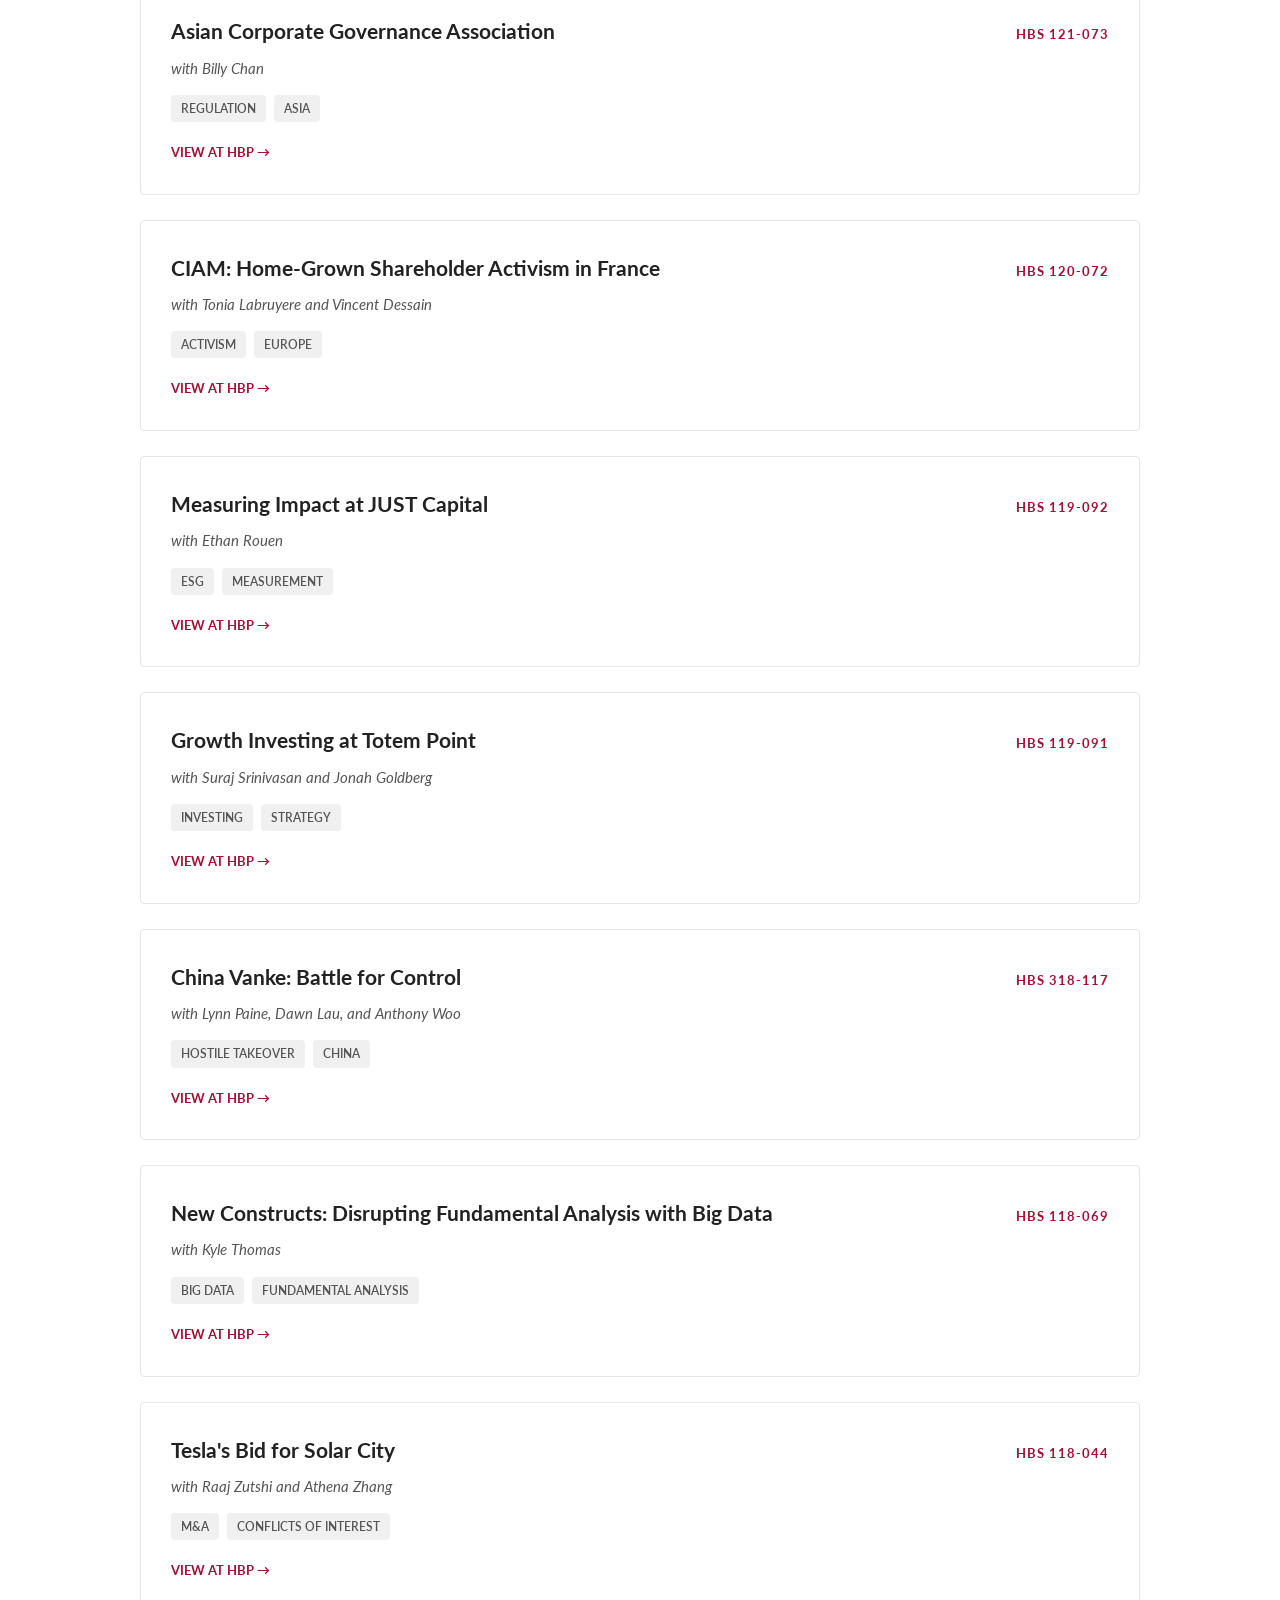
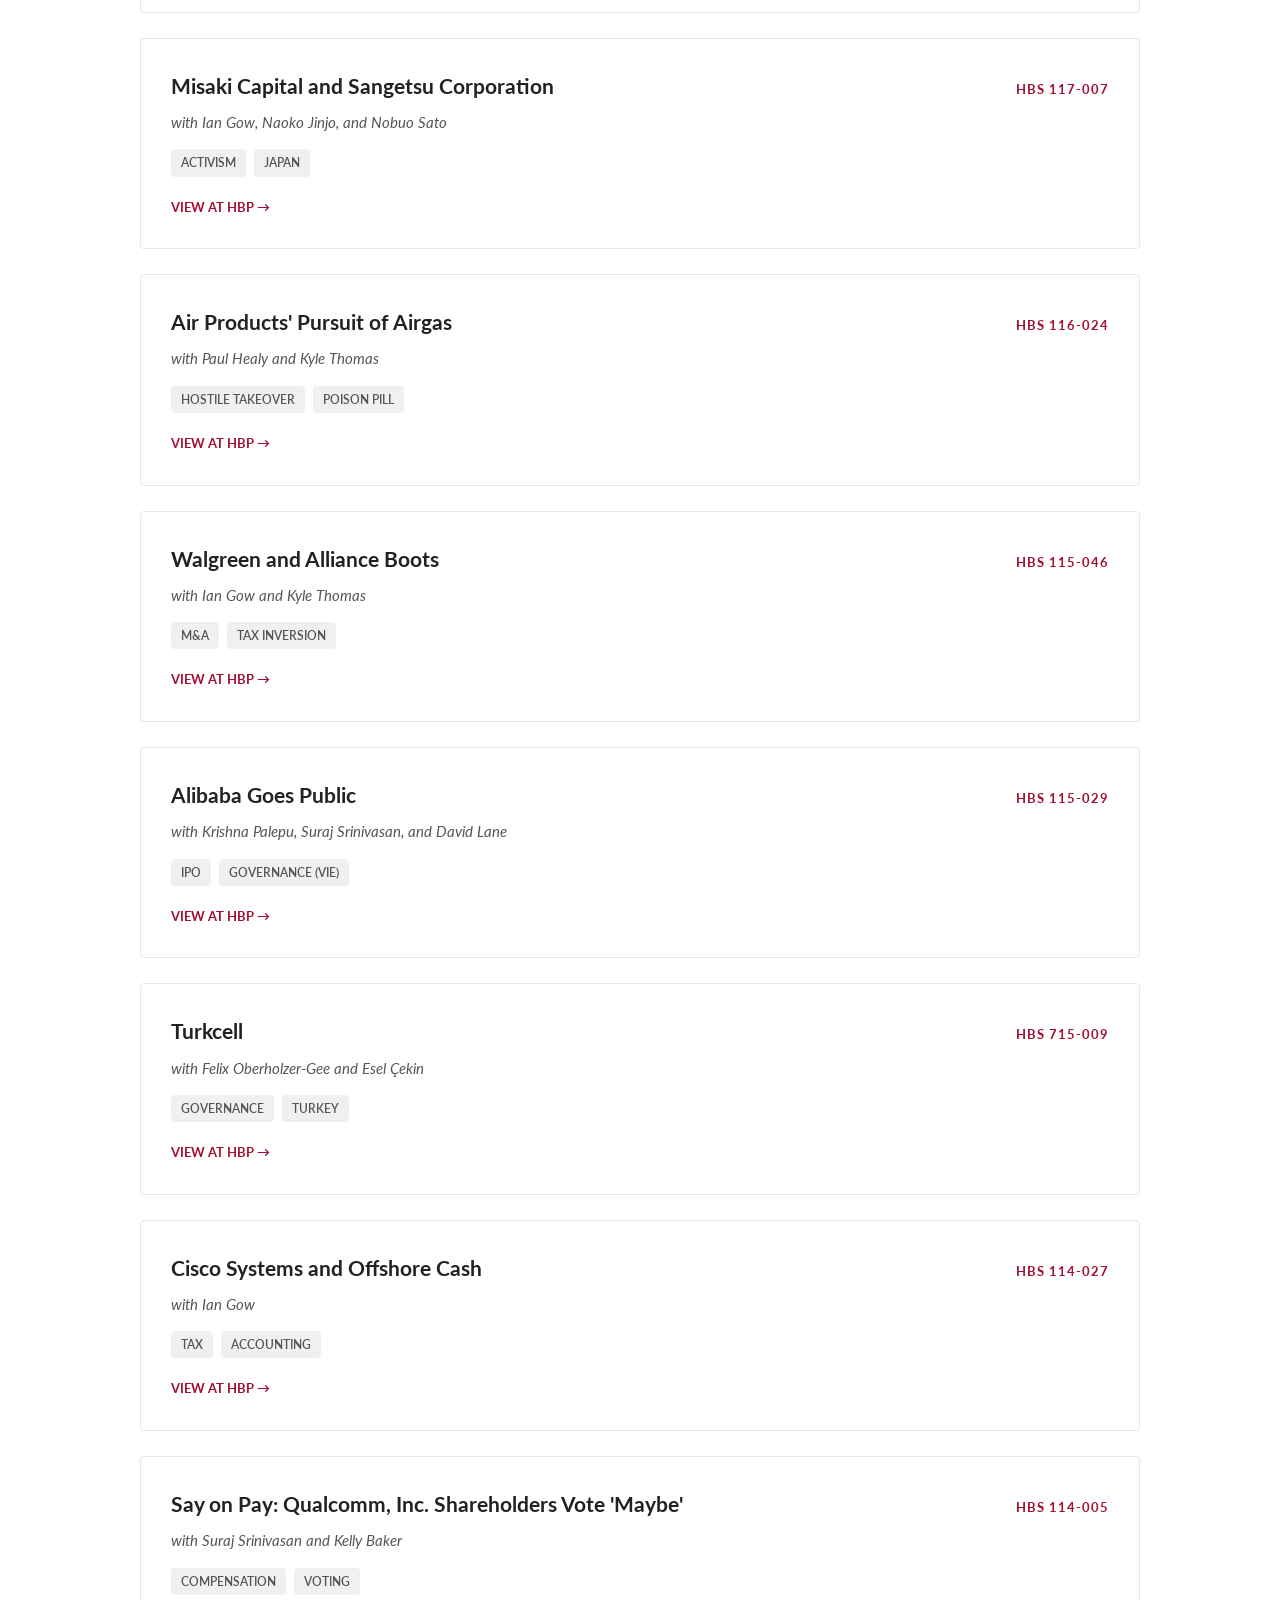
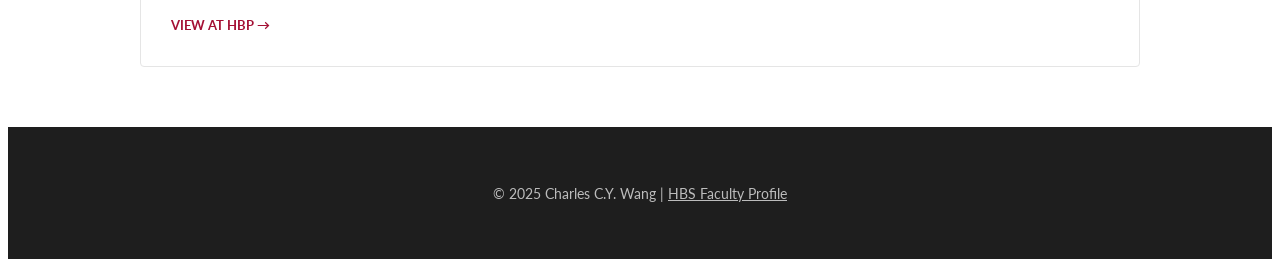
<file: cases.html>
<!DOCTYPE html>
<html lang="en">
<head>
    <script async src="https://www.googletagmanager.com/gtag/js?id=G-KS8D51HBFE"></script>
    <script>
      window.dataLayer = window.dataLayer || [];
      function gtag(){dataLayer.push(arguments);}
      gtag('js', new Date());
      gtag('config', 'G-KS8D51HBFE');
    </script>
    <meta charset="UTF-8">
    <meta name="viewport" content="width=device-width, initial-scale=1.0">
    <title>Teaching Cases | Charles C.Y. Wang</title>
    <link rel="icon" href="favicon.svg" type="image/svg+xml">
    <link href="https://fonts.googleapis.com/css2?family=Lato:wght@300;400;700&family=Playfair+Display:ital,wght@0,400;0,700;1,400&display=swap" rel="stylesheet">
    <link rel="stylesheet" href="https://cdnjs.cloudflare.com/ajax/libs/font-awesome/6.4.0/css/all.min.css">
    <style>
        :root { --crimson: #A41034; --bg-dark: #1e1e1e; --bg-light: #ffffff; --text-dark: #222; --text-light: #555; --border: #e5e5e5; }
        body { font-family: 'Lato', sans-serif; line-height: 1.6; color: var(--text-dark); background: var(--bg-light); }
        h1, h2, h3 { font-family: 'Playfair Display', serif; }
        a { text-decoration: none; color: inherit; }
        /* --- UNIFIED NAVIGATION --- */
        nav {
            padding: 20px 5%;
            display: flex;
            justify-content: space-between;
            align-items: center;
            border-bottom: 1px solid var(--border);
            position: -webkit-sticky; /* Fix for Safari/iOS */
            position: sticky;
            top: 0;
            background: rgba(255, 255, 255, 0.98);
            backdrop-filter: blur(5px);
            z-index: 1000;
            height: 80px;
            box-sizing: border-box;
        }

        .nav-logo { 
            font-family: 'Playfair Display', serif; 
            font-weight: 700; 
            font-size: 1.5rem; 
            color: var(--crimson); 
            text-decoration: none;
        }
        
        .nav-links { display: flex; align-items: center; gap: 25px; }
        
        .nav-links a { 
            font-size: 0.85rem; 
            font-weight: 700; 
            text-transform: uppercase; 
            color: var(--text-light); 
            letter-spacing: 0.5px; 
            text-decoration: none;
        }
        .nav-links a:hover, .nav-links a.active { color: var(--crimson); }

        .social-nav { 
            display: flex; 
            gap: 18px; 
            margin-left: 25px; 
            padding-left: 25px; 
            border-left: 1px solid var(--border); 
        }
        .social-nav a { font-size: 1.1rem; color: var(--text-dark); }
        .social-nav a:hover { color: var(--crimson); }

        /* BUTTONS */
        .dropdown { position: relative; display: inline-block; }
        .btn { padding: 12px 25px; background-color: var(--crimson); color: white; font-weight: 700; border-radius: 4px; text-transform: uppercase; letter-spacing: 1px; font-size: 0.8rem; border: 2px solid var(--crimson); cursor: pointer; display: inline-flex; align-items: center; gap: 8px; transition: all 0.3s ease; }
        .btn:hover { background-color: #800c28; border-color: #800c28; transform: translateY(-2px); box-shadow: 0 5px 15px rgba(164, 16, 52, 0.2); }
        .btn-outline { background: transparent; color: var(--crimson); }
        .btn-outline:hover { background: var(--crimson); color: white; }
        
         /* DROPDOWN */
        .dropdown-content { display: none; position: absolute; background-color: #ffffff; min-width: 200px; box-shadow: 0 8px 20px rgba(0,0,0,0.15); border-radius: 4px; z-index: 10; top: 115%; left: 50%; transform: translateX(-50%); border: 1px solid #eee; text-align: left; }
        .dropdown-content::after { content: ''; position: absolute; bottom: 100%; left: 50%; margin-left: -6px; border-width: 6px; border-style: solid; border-color: transparent transparent #fff transparent; }
        .dropdown-content a { color: var(--text-dark); padding: 12px 16px; text-decoration: none; display: block; font-size: 0.85rem; font-weight: 700; text-transform: uppercase; border-bottom: 1px solid #f5f5f5; transition: 0.2s; display: flex; align-items: center; gap: 10px; }
        .dropdown-content a:last-child { border-bottom: none; }
        .dropdown-content a:hover { background-color: #fcfcfc; color: var(--crimson); padding-left: 20px; }
        .dropdown:hover .dropdown-content { display: block; animation: fadeIn 0.2s ease-in; }
        .dropdown:hover .btn i { transform: rotate(180deg); } 
        .btn i { transition: transform 0.3s; }
        @keyframes fadeIn { from { opacity: 0; transform: translate(-50%, 10px); } to { opacity: 1; transform: translate(-50%, 0); } }

        /* --- SUB-DROPDOWN (NESTED MENUS) --- */
        .sub-dropdown {
            position: relative;
            width: 100%;
        }
        
        /* The nested menu, hidden by default, appears to the right */
        .sub-dropdown-content {
            display: none;
            position: absolute;
            left: 100%; /* Pushes it to the right of the parent */
            top: -5px;  /* Aligns slightly higher to match the mouse cursor */
            min-width: 220px; /* Width of the new side menu */
            background-color: #ffffff;
            box-shadow: 0 8px 20px rgba(0,0,0,0.15);
            border: 1px solid #eee;
            border-radius: 4px;
        }

        /* Show the nested menu on hover */
        .sub-dropdown:hover .sub-dropdown-content {
            display: block;
        }

        /* Styling for the arrow icon inside the menu */
        .sub-dropdown > a {
            justify-content: space-between; /* Pushes text to left, arrow to right */
        }

        /* Mobile Menu Fix */
        @media (max-width: 900px) {
            nav { flex-direction: column; padding: 15px; height: auto; }
            .nav-links { 
                display: flex; 
                flex-wrap: wrap; 
                justify-content: center; 
                gap: 15px; 
                margin-top: 15px; 
                width: 100%;
            }
            .social-nav { 
                margin-top: 15px; 
                border-left: none; 
                padding-left: 0; 
            }
        }
        .page-header { padding: 100px 5% 60px; background: #f4f4f4; text-align: center; border-bottom: 4px solid var(--crimson); }
        .page-header h1 { font-size: 3rem; margin-bottom: 15px; color: var(--text-dark); }
        .page-header p { font-size: 1.2rem; color: var(--text-light); max-width: 700px; margin: 0 auto; }
        .filter-container { max-width: 1000px; margin: 40px auto 20px; padding: 0 20px; text-align: center; }
        .filter-btn { border: 1px solid #ddd; background: white; color: var(--text-light); padding: 8px 16px; margin: 5px; border-radius: 20px; cursor: pointer; font-size: 0.85rem; font-weight: 700; text-transform: uppercase; transition: 0.2s; }
        .filter-btn:hover { border-color: var(--crimson); color: var(--crimson); }
        .filter-btn.active { background-color: var(--crimson); color: white; border-color: var(--crimson); }
        .cases-container { max-width: 1000px; margin: 20px auto 60px; padding: 0 20px; }
        .case-item { display: block; background: white; border: 1px solid var(--border); padding: 30px; margin-bottom: 25px; transition: 0.3s; border-radius: 4px; position: relative; }
        .case-item:hover { border-color: var(--crimson); box-shadow: 0 10px 25px rgba(0,0,0,0.08); transform: translateY(-3px); z-index: 10; }
        .case-header { display: flex; justify-content: space-between; align-items: baseline; margin-bottom: 8px; }
        .case-title { font-size: 1.3rem; font-weight: 700; color: var(--text-dark); }
        .case-number { font-weight: 700; color: var(--crimson); text-transform: uppercase; letter-spacing: 1px; font-size: 0.8rem; white-space: nowrap; margin-left: 15px; }
        .case-meta { font-size: 0.95rem; color: var(--text-light); margin-bottom: 15px; }
        .coauthors { font-style: italic; }
        .topic-tags { display: flex; gap: 8px; flex-wrap: wrap; margin-top: 15px; }
        .topic-tag { font-size: 0.75rem; background: #f0f0f0; color: #555; padding: 4px 10px; border-radius: 4px; font-weight: 600; text-transform: uppercase; }
        .btn-buy { display: inline-block; margin-top: 20px; font-size: 0.8rem; font-weight: 700; text-transform: uppercase; color: var(--crimson); border-bottom: 1px solid transparent; }
        .case-item:hover .btn-buy { border-bottom-color: var(--crimson); }
        .case-item.hidden { display: none; }
        .case-item.fade-in { animation: fadeIn 0.5s; }
        @keyframes fadeIn { from { opacity: 0; transform: translateY(10px); } to { opacity: 1; transform: translateY(0); } }
        footer { text-align: center; padding: 40px; background: var(--bg-dark); color: white; margin-top: 60px; }
    </style>
</head>
<body>
    <nav>
        <div class="nav-logo">Charles C.Y. Wang</div>
        <div style="display:flex; align-items:center;">
            <div class="nav-links">
                <a href="index.html">Home</a>
                <a href="about.html">About</a>
                <a href="governance.html">Governance</a>
                <a href="valuation.html">Valuation</a>
                <a href="ai.html">AI & Crypto</a>
                <a href="cases.html" class="active">Cases</a>
                <a href="media.html">Media</a>
                <div class="dropdown">
                    <a href="#" style="cursor: default;">Resources <i class="fas fa-chevron-down nav-drop-icon"></i></a>
                    
                    <div class="dropdown-content" style="min-width: 260px;">
                            
                        <div class="sub-dropdown">
                            <a href="#">Finance Notes for Grad Students<i class="fas fa-chevron-right" style="font-size: 0.8em; opacity: 0.5;"></i></a>
                            <div class="sub-dropdown-content">
                                <a href="https://www.dropbox.com/scl/fi/5w5zffu1rqppospeg8oic/F620-Notes.pdf?rlkey=agepxgz7nmm2dfcmxdeiyie8u&dl=0" target="_blank">Asset Pricing</a>
                                </div>
                        </div>

                        <div class="sub-dropdown">
                            <a href="#">Metrics Notes for Grad Students<i class="fas fa-chevron-right" style="font-size: 0.8em; opacity: 0.5;"></i></a>
                            <div class="sub-dropdown-content">
                                <a href="https://www.dropbox.com/scl/fi/vweg1djs4pb6z9gu162sm/Matrix-Algebra-Notes.pdf?rlkey=axiaxzqjyk1llwviv9b18dxni&dl=0" target="_blank">Matrix Algebra</a>
                                <a href="https://www.dropbox.com/scl/fi/2de4zlkl5yczujul3d9cb/Notes-on-LS-Computations.pdf?rlkey=hu3n0l6i23e9f3h196jo9qq05&dl=0" target="_blank">Matrix Decomp</a>                                
                                <a href="https://www.dropbox.com/scl/fi/9pi40mj8djanrpycdxz2v/COMP-Study-Sheet-Probability-and-Statistics.pdf?rlkey=f0o00d6f3mbyt6500cn69unpu&dl=0" target="_blank">Probability and Statistics</a>
                                <a href="https://www.dropbox.com/scl/fi/r6220zo2k63y4xatayy0y/Study-Sheet-_FINAL_.pdf?rlkey=kilhao7nwalcsfppfv1bwqzio&dl=0" target="_blank">Measure Theory</a>                                
                                <a href="https://www.dropbox.com/scl/fi/gpnappu5gnsqhdowa70qs/COMP-Study-Sheet-Aprajit-Material.pdf?rlkey=hhzwzc42xlzqlop86izo5mygp&dl=0" target="_blank">Hypothesis Testing</a>
                                <a href="https://www.dropbox.com/scl/fi/0dr216yldsrs3cxasjlo3/hayash-chp-1-and-2-ols.pdf?rlkey=zk2va0s7t9e650ay0c2puh281&dl=0" target="_blank">OLS</a>
                                <a href="https://www.dropbox.com/scl/fi/f7fqhd4yyws30hh8s4f0m/hayashigmm.pdf?rlkey=h9i69k3zigcldf6zrpbi7yj62&dl=0" target="_blank">GMM</a>
                                <a href="https://www.dropbox.com/scl/fi/z206kffa72t995nl35gyt/hayashitimeseries.pdf?rlkey=hsy2e6brstg8y0erkgd9ft94l&dl=0" target="_blank">Time Series</a>
                                <a href="https://www.dropbox.com/scl/fi/w4ex0swkouuyzxgw8xasa/Charlie-s-MaCurdy-Notess.pdf?rlkey=ucd7puw1t2qf9rufjbvizaef4&dl=0" target="_blank">Estimators and Asymptotics</a>
                            </div>
                        </div>
                    
                    <a href="https://leesowang2021.github.io/data/">Expected Returns Data</a>
                    <a href="InterestRateSimulator_SVB.html">SVB Interest Rate Simulator</a>
                    </div> </div> </div>
            <div class="social-nav">
                <a href="mailto:charles.cy.wang@hbs.edu" title="Email"><i class="fas fa-envelope"></i></a>
                <a href="https://www.linkedin.com/in/charles-cy-wang-20a755/" title="LinkedIn"><i class="fab fa-linkedin"></i></a>
                <a href="https://x.com/charles_cy_wang" title="X / Twitter"><i class="fab fa-x-twitter"></i></a>
            </div>
        </div>
    </nav>
    <div class="page-header">
        <h1>Teaching Cases</h1>
        <p>Harvard Business School cases covering governance, valuation, AI, and the digital economy.</p>
    </div>
    <div class="filter-container">
        <button class="filter-btn active" onclick="filterSelection('all')">All Cases</button>
        <button class="filter-btn" onclick="filterSelection('governance')">Corporate Governance</button>
        <button class="filter-btn" onclick="filterSelection('crypto')">Crypto & Blockchain</button>
        <button class="filter-btn" onclick="filterSelection('tech')">Fintech & AI</button>
        <button class="filter-btn" onclick="filterSelection('valuation')">Accounting & Valuation</button>
        <button class="filter-btn" onclick="filterSelection('esg')">ESG</button>
        <button class="filter-btn" onclick="filterSelection('activism')">Activism</button>
    </div>
    <div class="cases-container">
        <a href="https://hbsp.harvard.edu/search?q=Mission%20First%20at%20Coinbase" target="_blank" class="case-item" data-category="governance tech crypto"><div class="case-header"><span class="case-title">Mission First at Coinbase</span><span class="case-number">HBS 125-103</span></div><div class="case-meta coauthors">with Brian Baik</div><div class="topic-tags"><span class="topic-tag">Corporate Governance</span><span class="topic-tag">Crypto & Blockchain</span></div><span class="btn-buy">View at HBP &rarr;</span></a>
        <a href="https://hbswk.hbs.edu/item/a-decade-of-corporate-governance-reform-in-japan-2013-2023" target="_blank" class="case-item" data-category="governance international"><div class="case-header"><span class="case-title">A Decade of Corporate Governance Reform in Japan (2013-2023)</span><span class="case-number">HBS 125-088</span></div><div class="case-meta coauthors">with Akiko Kano</div><div class="topic-tags"><span class="topic-tag">Corporate Governance</span><span class="topic-tag">International</span></div><span class="btn-buy">View at HBP &rarr;</span></a>
        <a href="https://hbsp.harvard.edu/search?q=Accounting%20for%20Bitcoin%20at%20Block" target="_blank" class="case-item" data-category="valuation tech crypto"><div class="case-header"><span class="case-title">Accounting for Bitcoin at Block</span><span class="case-number">HBS 125-072</span></div><div class="case-meta coauthors">with Seil Kim and Sean Shin</div><div class="topic-tags"><span class="topic-tag">Accounting</span><span class="topic-tag">Crypto & Blockchain</span></div><span class="btn-buy">View at HBP &rarr;</span></a>
        <a href="https://hbsp.harvard.edu/search?q=Align%20Partners%20and%20SM%20Entertainment" target="_blank" class="case-item" data-category="governance activism international"><div class="case-header"><span class="case-title">Align Partners and SM Entertainment: Korean Shareholder Activism Meets K-Pop</span><span class="case-number">HBS 125-065</span></div><div class="case-meta coauthors">with Billy Chan</div><div class="topic-tags"><span class="topic-tag">Shareholder Activism</span><span class="topic-tag">International</span></div><span class="btn-buy">View at HBP &rarr;</span></a>
        <a href="https://hbsp.harvard.edu/search?q=Wemade" target="_blank" class="case-item" data-category="governance tech crypto"><div class="case-header"><span class="case-title">Wemade: (Re)Establishing Trust in Blockchain Games</span><span class="case-number">HBS 124-025</span></div><div class="case-meta coauthors">with Jung Koo Kang, David Allen, and Kwangmoon So</div><div class="topic-tags"><span class="topic-tag">Crypto & Blockchain</span><span class="topic-tag">Trust</span></div><span class="btn-buy">View at HBP &rarr;</span></a>
        <a href="https://hbsp.harvard.edu/search?q=A%20New%20Aiera%20for%20Equity%20Research" target="_blank" class="case-item" data-category="tech valuation"><div class="case-header"><span class="case-title">A New Aiera for Equity Research</span><span class="case-number">HBS 124-008</span></div><div class="case-meta coauthors">with Joe Pacelli and James Barnett</div><div class="topic-tags"><span class="topic-tag">AI</span><span class="topic-tag">Equity Research</span></div><span class="btn-buy">View at HBP &rarr;</span></a>
        <a href="https://hbsp.harvard.edu/product/124001-PDF-ENG" target="_blank" class="case-item" data-category="governance valuation"><div class="case-header"><span class="case-title">Silicon Valley Bank: Gone in 36 Hours</span><span class="case-number">HBS 124-001</span></div><div class="case-meta coauthors">with Jung Koo Kang, Krishna G. Palepu, and David Lane</div><div class="topic-tags"><span class="topic-tag">Risk Management</span><span class="topic-tag">Banking</span></div><span class="btn-buy">View at HBP &rarr;</span></a>
        <a href="https://hbsp.harvard.edu/search?q=Dan%20McCrum" target="_blank" class="case-item" data-category="valuation governance international"><div class="case-header"><span class="case-title">Dan McCrum—Unmasking Wirecard</span><span class="case-number">HBS 123-098</span></div><div class="case-meta coauthors">with Jonas Heese, Tonia Labruyere, and Carlota Moniz</div><div class="topic-tags"><span class="topic-tag">Fraud</span><span class="topic-tag">Short Selling</span></div><span class="btn-buy">View at HBP &rarr;</span></a>
        <a href="https://hbsp.harvard.edu/search?q=Identifying%20Quality%20Stocks" target="_blank" class="case-item" data-category="valuation tech"><div class="case-header"><span class="case-title">Identifying Quality Stocks using Quantitative Screens</span><span class="case-number">HBS 123-063</span></div><div class="case-meta coauthors">with Johnson Elugbadebo</div><div class="topic-tags"><span class="topic-tag">Quantitative Investing</span><span class="topic-tag">Valuation</span></div><span class="btn-buy">View at HBP &rarr;</span></a>
        <a href="https://hbsp.harvard.edu/search?q=Introducing%20EVA%20at%20ISS" target="_blank" class="case-item" data-category="governance valuation"><div class="case-header"><span class="case-title">Introducing EVA at ISS: A Better Way to Evaluate CEO Performance?</span><span class="case-number">HBS 122-061</span></div><div class="case-meta coauthors">with Jonas Heese and James Webber</div><div class="topic-tags"><span class="topic-tag">Compensation</span><span class="topic-tag">Metrics</span></div><span class="btn-buy">View at HBP &rarr;</span></a>
        <a href="https://hbsp.harvard.edu/product/121073-PDF-ENG" target="_blank" class="case-item" data-category="valuation tech crypto"><div class="case-header"><span class="case-title">Accounting for Bitcoin at Tesla</span><span class="case-number">HBS 121-073</span></div><div class="case-meta coauthors">with Siyu Zhang</div><div class="topic-tags"><span class="topic-tag">Accounting</span><span class="topic-tag">Crypto & Blockchain</span></div><span class="btn-buy">View at HBP &rarr;</span></a>
        <a href="https://hbsp.harvard.edu/search?q=Asian%20Corporate%20Governance%20Association" target="_blank" class="case-item" data-category="governance international"><div class="case-header"><span class="case-title">Asian Corporate Governance Association</span><span class="case-number">HBS 121-073</span></div><div class="case-meta coauthors">with Billy Chan</div><div class="topic-tags"><span class="topic-tag">Regulation</span><span class="topic-tag">Asia</span></div><span class="btn-buy">View at HBP &rarr;</span></a>
        <a href="https://hbsp.harvard.edu/product/120072-PDF-ENG" target="_blank" class="case-item" data-category="activism governance international"><div class="case-header"><span class="case-title">CIAM: Home-Grown Shareholder Activism in France</span><span class="case-number">HBS 120-072</span></div><div class="case-meta coauthors">with Tonia Labruyere and Vincent Dessain</div><div class="topic-tags"><span class="topic-tag">Activism</span><span class="topic-tag">Europe</span></div><span class="btn-buy">View at HBP &rarr;</span></a>
        <a href="https://hbsp.harvard.edu/search?q=Measuring%20Impact%20at%20JUST%20Capital" target="_blank" class="case-item" data-category="esg valuation"><div class="case-header"><span class="case-title">Measuring Impact at JUST Capital</span><span class="case-number">HBS 119-092</span></div><div class="case-meta coauthors">with Ethan Rouen</div><div class="topic-tags"><span class="topic-tag">ESG</span><span class="topic-tag">Measurement</span></div><span class="btn-buy">View at HBP &rarr;</span></a>
        <a href="https://hbsp.harvard.edu/product/119091-PDF-ENG" target="_blank" class="case-item" data-category="valuation activism"><div class="case-header"><span class="case-title">Growth Investing at Totem Point</span><span class="case-number">HBS 119-091</span></div><div class="case-meta coauthors">with Suraj Srinivasan and Jonah Goldberg</div><div class="topic-tags"><span class="topic-tag">Investing</span><span class="topic-tag">Strategy</span></div><span class="btn-buy">View at HBP &rarr;</span></a>
        <a href="https://hbsp.harvard.edu/product/318117-PDF-ENG" target="_blank" class="case-item" data-category="governance international activism"><div class="case-header"><span class="case-title">China Vanke: Battle for Control</span><span class="case-number">HBS 318-117</span></div><div class="case-meta coauthors">with Lynn Paine, Dawn Lau, and Anthony Woo</div><div class="topic-tags"><span class="topic-tag">Hostile Takeover</span><span class="topic-tag">China</span></div><span class="btn-buy">View at HBP &rarr;</span></a>
        <a href="https://hbsp.harvard.edu/product/118069-PDF-ENG" target="_blank" class="case-item" data-category="tech valuation"><div class="case-header"><span class="case-title">New Constructs: Disrupting Fundamental Analysis with Big Data</span><span class="case-number">HBS 118-069</span></div><div class="case-meta coauthors">with Kyle Thomas</div><div class="topic-tags"><span class="topic-tag">Big Data</span><span class="topic-tag">Fundamental Analysis</span></div><span class="btn-buy">View at HBP &rarr;</span></a>
        <a href="https://hbsp.harvard.edu/search?q=Tesla's%20Bid%20for%20Solar%20City" target="_blank" class="case-item" data-category="governance valuation"><div class="case-header"><span class="case-title">Tesla's Bid for Solar City</span><span class="case-number">HBS 118-044</span></div><div class="case-meta coauthors">with Raaj Zutshi and Athena Zhang</div><div class="topic-tags"><span class="topic-tag">M&A</span><span class="topic-tag">Conflicts of Interest</span></div><span class="btn-buy">View at HBP &rarr;</span></a>
        <a href="https://hbsp.harvard.edu/product/117007-PDF-ENG" target="_blank" class="case-item" data-category="governance activism international"><div class="case-header"><span class="case-title">Misaki Capital and Sangetsu Corporation</span><span class="case-number">HBS 117-007</span></div><div class="case-meta coauthors">with Ian Gow, Naoko Jinjo, and Nobuo Sato</div><div class="topic-tags"><span class="topic-tag">Activism</span><span class="topic-tag">Japan</span></div><span class="btn-buy">View at HBP &rarr;</span></a>
        <a href="https://hbsp.harvard.edu/search?q=Air%20Products" target="_blank" class="case-item" data-category="governance activism"><div class="case-header"><span class="case-title">Air Products' Pursuit of Airgas</span><span class="case-number">HBS 116-024</span></div><div class="case-meta coauthors">with Paul Healy and Kyle Thomas</div><div class="topic-tags"><span class="topic-tag">Hostile Takeover</span><span class="topic-tag">Poison Pill</span></div><span class="btn-buy">View at HBP &rarr;</span></a>
        <a href="https://hbsp.harvard.edu/product/115046-PDF-ENG" target="_blank" class="case-item" data-category="valuation international"><div class="case-header"><span class="case-title">Walgreen and Alliance Boots</span><span class="case-number">HBS 115-046</span></div><div class="case-meta coauthors">with Ian Gow and Kyle Thomas</div><div class="topic-tags"><span class="topic-tag">M&A</span><span class="topic-tag">Tax Inversion</span></div><span class="btn-buy">View at HBP &rarr;</span></a>
        <a href="https://hbsp.harvard.edu/product/115029-PDF-ENG" target="_blank" class="case-item" data-category="governance international tech"><div class="case-header"><span class="case-title">Alibaba Goes Public</span><span class="case-number">HBS 115-029</span></div><div class="case-meta coauthors">with Krishna Palepu, Suraj Srinivasan, and David Lane</div><div class="topic-tags"><span class="topic-tag">IPO</span><span class="topic-tag">Governance (VIE)</span></div><span class="btn-buy">View at HBP &rarr;</span></a>
        <a href="https://hbsp.harvard.edu/search?q=Turkcell" target="_blank" class="case-item" data-category="governance international"><div class="case-header"><span class="case-title">Turkcell</span><span class="case-number">HBS 715-009</span></div><div class="case-meta coauthors">with Felix Oberholzer-Gee and Esel Çekin</div><div class="topic-tags"><span class="topic-tag">Governance</span><span class="topic-tag">Turkey</span></div><span class="btn-buy">View at HBP &rarr;</span></a>
        <a href="https://hbsp.harvard.edu/product/114027-PDF-ENG" target="_blank" class="case-item" data-category="valuation"><div class="case-header"><span class="case-title">Cisco Systems and Offshore Cash</span><span class="case-number">HBS 114-027</span></div><div class="case-meta coauthors">with Ian Gow</div><div class="topic-tags"><span class="topic-tag">Tax</span><span class="topic-tag">Accounting</span></div><span class="btn-buy">View at HBP &rarr;</span></a>
        <a href="https://hbsp.harvard.edu/product/114005-PDF-ENG" target="_blank" class="case-item" data-category="governance"><div class="case-header"><span class="case-title">Say on Pay: Qualcomm, Inc. Shareholders Vote 'Maybe'</span><span class="case-number">HBS 114-005</span></div><div class="case-meta coauthors">with Suraj Srinivasan and Kelly Baker</div><div class="topic-tags"><span class="topic-tag">Compensation</span><span class="topic-tag">Voting</span></div><span class="btn-buy">View at HBP &rarr;</span></a>
    </div>
    <footer><p style="opacity:0.7; font-size:0.9rem;">&copy; 2025 Charles C.Y. Wang | <a href="https://www.hbs.edu/faculty/Pages/profile.aspx?facId=651677" style="color:white; text-decoration:underline;">HBS Faculty Profile</a></p></footer>
    <script>
        function filterSelection(c) {
            var x, i;
            x = document.getElementsByClassName("case-item");
            var btns = document.getElementsByClassName("filter-btn");
            for (i = 0; i < btns.length; i++) {
                btns[i].classList.remove("active");
                if (btns[i].innerText.toLowerCase().includes(c) || (c === 'all' && btns[i].innerText === 'All Cases')) { btns[i].classList.add("active"); }
                if(c === 'tech' && btns[i].innerText.includes('Fintech')) btns[i].classList.add("active");
                if(c === 'valuation' && btns[i].innerText.includes('Accounting')) btns[i].classList.add("active");
                if(c === 'activism' && btns[i].innerText.includes('Activism')) btns[i].classList.add("active");
                if(c === 'esg' && btns[i].innerText.includes('ESG')) btns[i].classList.add("active");
                if(c === 'crypto' && btns[i].innerText.includes('Crypto')) btns[i].classList.add("active");
            }
            if (c == "all") c = "";
            for (i = 0; i < x.length; i++) {
                x[i].classList.remove("hidden", "fade-in");
                if (x[i].className.indexOf(c) > -1 || x[i].getAttribute('data-category').indexOf(c) > -1) { x[i].classList.add("fade-in"); } else { x[i].classList.add("hidden"); }
            }
        }
    </script>
</body>
</html>
</file>
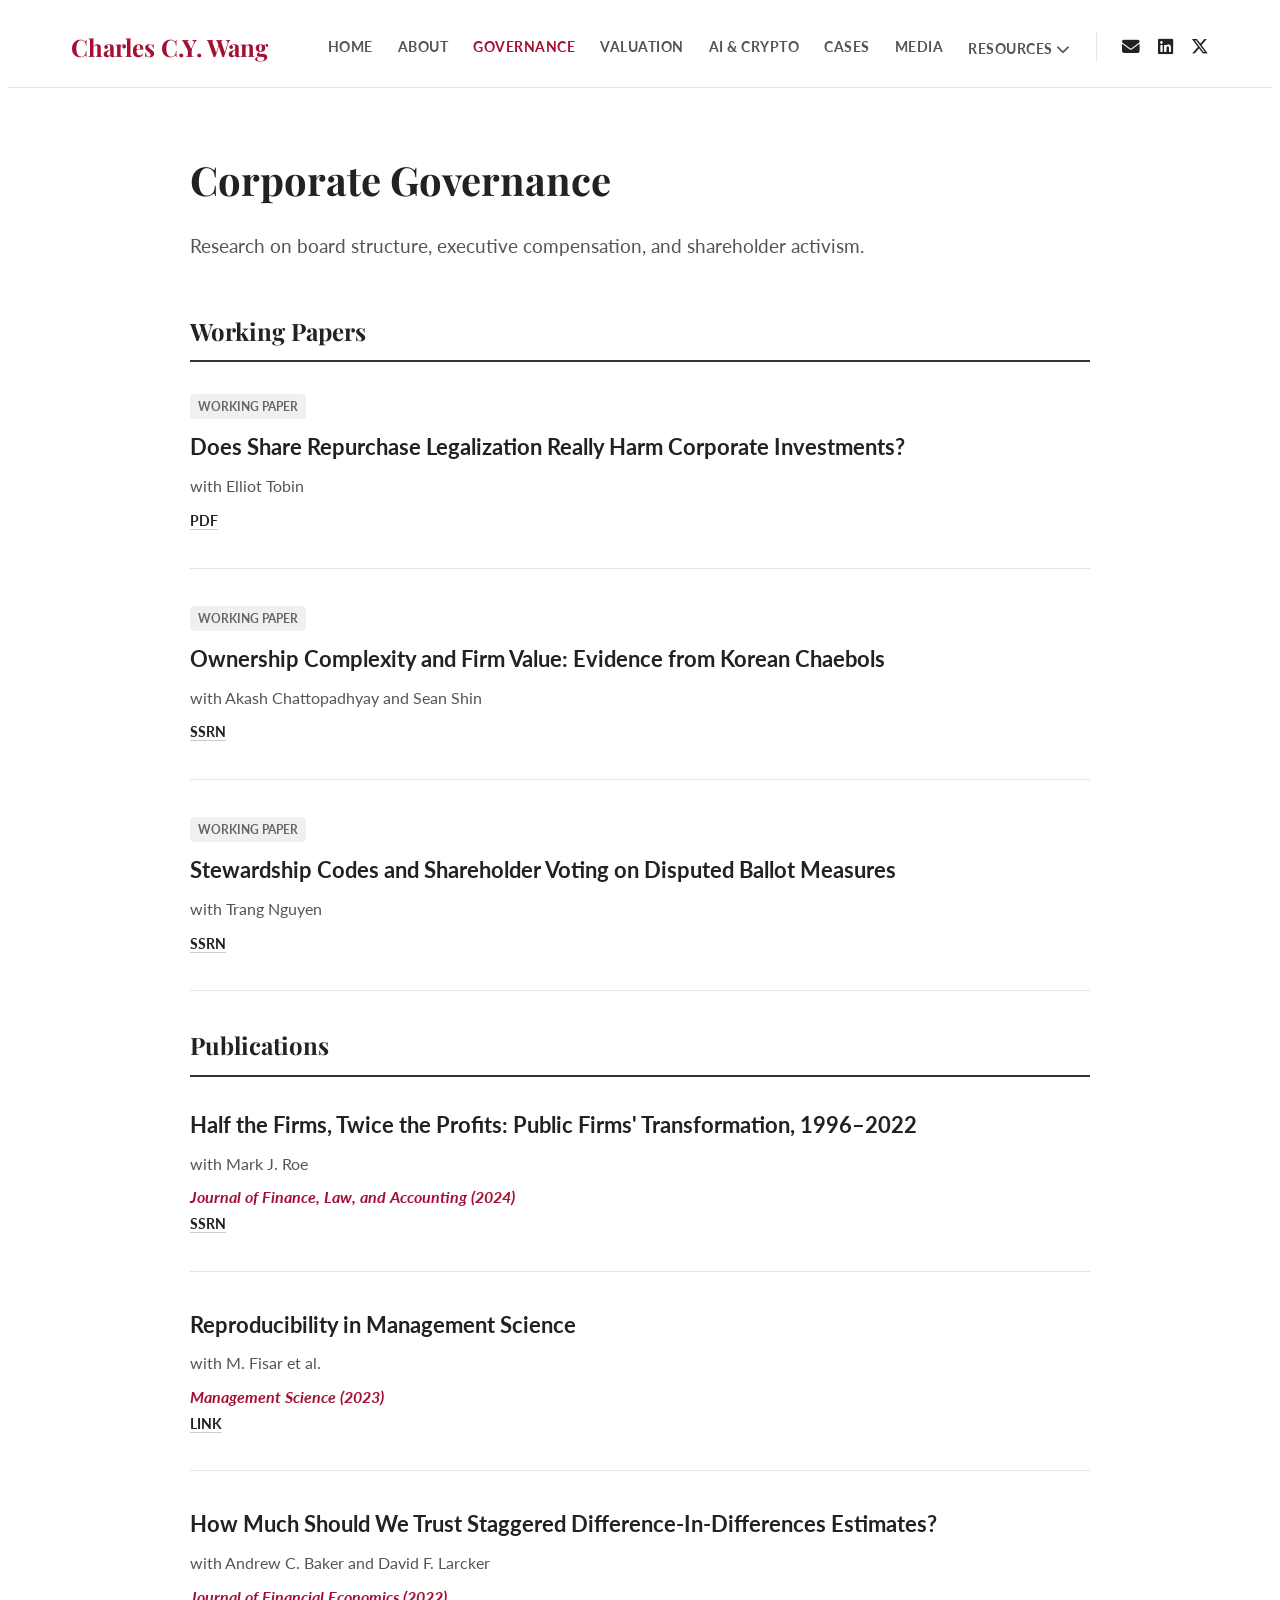
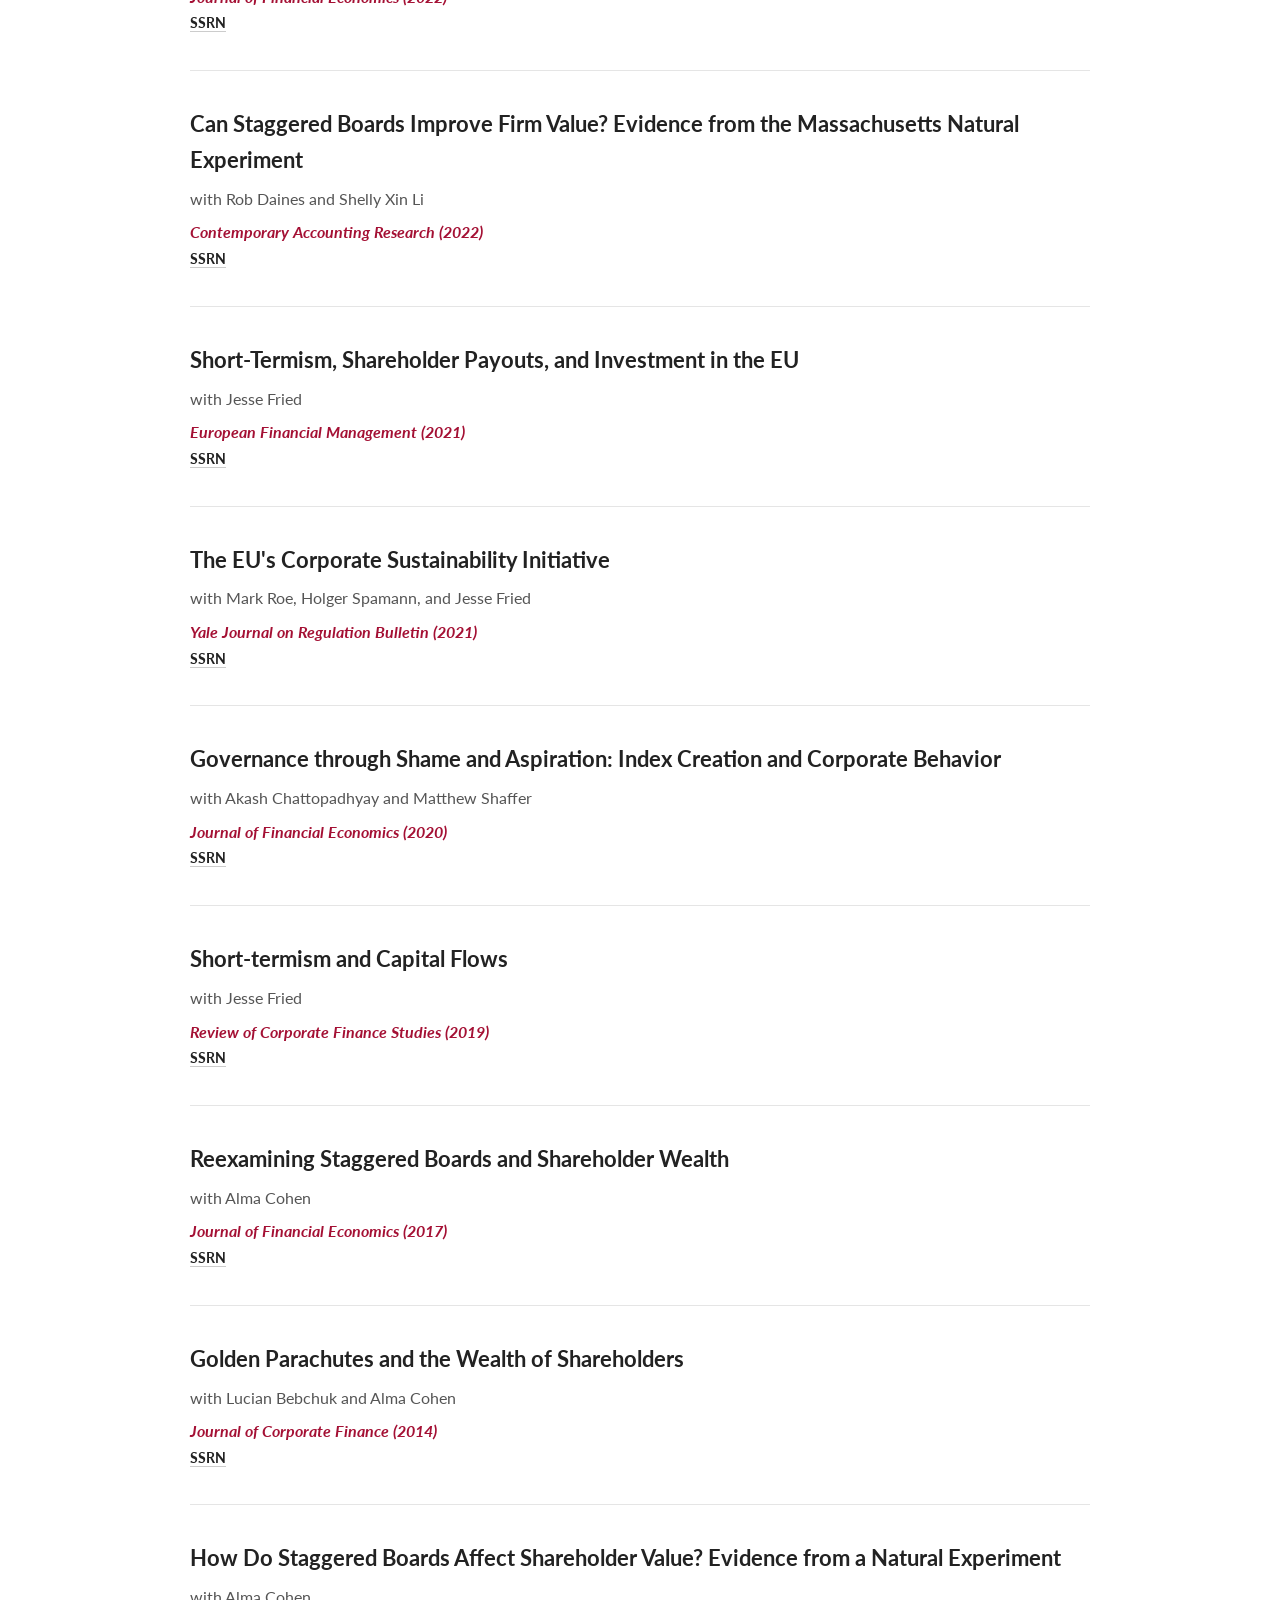
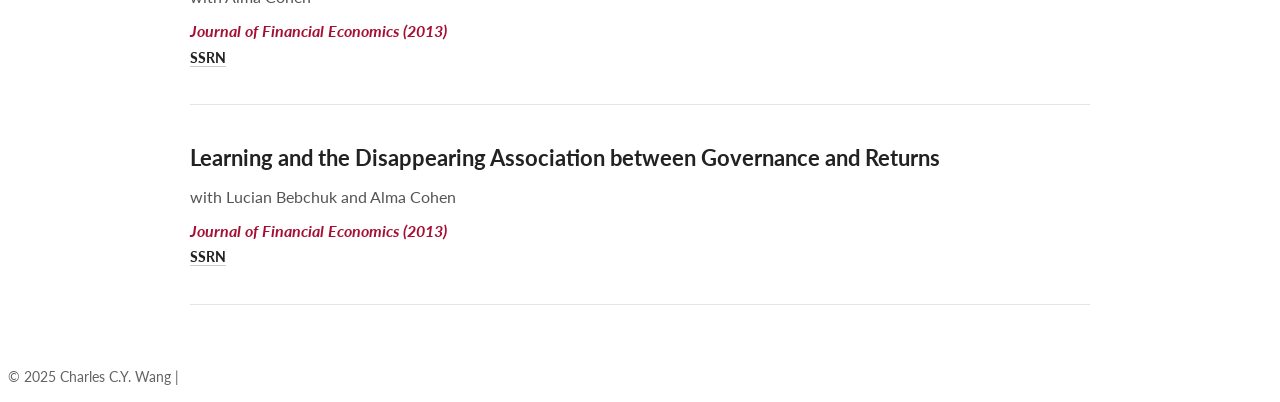
<file: governance.html>
<!DOCTYPE html>
<html lang="en">
<head>
    <script async src="https://www.googletagmanager.com/gtag/js?id=G-KS8D51HBFE"></script>
    <script>
      window.dataLayer = window.dataLayer || [];
      function gtag(){dataLayer.push(arguments);}
      gtag('js', new Date());
      gtag('config', 'G-KS8D51HBFE');
    </script>
    <meta charset="UTF-8">
    <meta name="viewport" content="width=device-width, initial-scale=1.0">
    <title>Governance Research | Charles C.Y. Wang</title>
    <link rel="icon" href="favicon.svg" type="image/svg+xml">
    <link href="https://fonts.googleapis.com/css2?family=Lato:wght@300;400;700&family=Playfair+Display:ital,wght@0,400;0,700;1,400&display=swap" rel="stylesheet">
    <link rel="stylesheet" href="https://cdnjs.cloudflare.com/ajax/libs/font-awesome/6.4.0/css/all.min.css">
    <style>
        :root { --crimson: #A41034; --text-dark: #222; --text-light: #555; --border: #e5e5e5; }
        body { font-family: 'Lato', sans-serif; line-height: 1.6; color: var(--text-dark); }
        h1, h2, h3 { font-family: 'Playfair Display', serif; }
        a { text-decoration: none; color: inherit; }
        /* --- UNIFIED NAVIGATION --- */
        nav {
            padding: 20px 5%;
            display: flex;
            justify-content: space-between;
            align-items: center;
            border-bottom: 1px solid var(--border);
            position: -webkit-sticky; /* Fix for Safari/iOS */
            position: sticky;
            top: 0;
            background: rgba(255, 255, 255, 0.98);
            backdrop-filter: blur(5px);
            z-index: 1000;
            height: 80px;
            box-sizing: border-box;
        }

        .nav-logo { 
            font-family: 'Playfair Display', serif; 
            font-weight: 700; 
            font-size: 1.5rem; 
            color: var(--crimson); 
            text-decoration: none;
        }
        
        .nav-links { display: flex; align-items: center; gap: 25px; }
        
        .nav-links a { 
            font-size: 0.85rem; 
            font-weight: 700; 
            text-transform: uppercase; 
            color: var(--text-light); 
            letter-spacing: 0.5px; 
            text-decoration: none;
        }
        .nav-links a:hover, .nav-links a.active { color: var(--crimson); }

        .social-nav { 
            display: flex; 
            gap: 18px; 
            margin-left: 25px; 
            padding-left: 25px; 
            border-left: 1px solid var(--border); 
        }
        .social-nav a { font-size: 1.1rem; color: var(--text-dark); }
        .social-nav a:hover { color: var(--crimson); }

        /* Mobile Menu Fix */
        @media (max-width: 900px) {
            nav { flex-direction: column; padding: 15px; height: auto; }
            .nav-links { 
                display: flex; 
                flex-wrap: wrap; 
                justify-content: center; 
                gap: 15px; 
                margin-top: 15px; 
                width: 100%;
            }
            .social-nav { 
                margin-top: 15px; 
                border-left: none; 
                padding-left: 0; 
            }
        }
        .container { max-width: 900px; margin: 60px auto; padding: 0 20px; }
        .page-title { font-size: 2.5rem; margin-bottom: 10px; color: var(--text-dark); }
        .subtitle { font-size: 1.2rem; color: var(--text-light); margin-bottom: 50px; }
        .section-head { margin-bottom: 30px; border-bottom: 2px solid #333; padding-bottom: 10px; font-size: 1.5rem; color:var(--text-dark); }
        .paper { margin-bottom: 35px; padding-bottom: 35px; border-bottom: 1px solid var(--border); }
        .paper-title { font-size: 1.4rem; font-weight: 700; margin-bottom: 8px; display: block; color: var(--text-dark); }
        .paper-title:hover { color: var(--crimson); }
        .paper-meta { font-size: 1rem; color: var(--text-light); margin-bottom: 8px; }
        .journal { font-style: italic; font-weight: 700; color: var(--crimson); }
        .tag { display: inline-block; background: #f0f0f0; color: #666; font-size: 0.75rem; padding: 3px 8px; border-radius: 4px; text-transform: uppercase; font-weight: 700; margin-bottom: 10px; }
        .links a { font-size: 0.85rem; font-weight: 700; text-transform: uppercase; margin-right: 15px; color: var(--text-dark); border-bottom: 1px solid #ccc; }
        .links a:hover { color: var(--crimson); border-color: var(--crimson); }

        /* BUTTONS */
        .dropdown { position: relative; display: inline-block; }
        .btn { padding: 12px 25px; background-color: var(--crimson); color: white; font-weight: 700; border-radius: 4px; text-transform: uppercase; letter-spacing: 1px; font-size: 0.8rem; border: 2px solid var(--crimson); cursor: pointer; display: inline-flex; align-items: center; gap: 8px; transition: all 0.3s ease; }
        .btn:hover { background-color: #800c28; border-color: #800c28; transform: translateY(-2px); box-shadow: 0 5px 15px rgba(164, 16, 52, 0.2); }
        .btn-outline { background: transparent; color: var(--crimson); }
        .btn-outline:hover { background: var(--crimson); color: white; }
        
        /* DROPDOWN */
        .dropdown-content { display: none; position: absolute; background-color: #ffffff; min-width: 200px; box-shadow: 0 8px 20px rgba(0,0,0,0.15); border-radius: 4px; z-index: 10; top: 115%; left: 50%; transform: translateX(-50%); border: 1px solid #eee; text-align: left; }
        .dropdown-content::after { content: ''; position: absolute; bottom: 100%; left: 50%; margin-left: -6px; border-width: 6px; border-style: solid; border-color: transparent transparent #fff transparent; }
        .dropdown-content a { color: var(--text-dark); padding: 12px 16px; text-decoration: none; display: block; font-size: 0.85rem; font-weight: 700; text-transform: uppercase; border-bottom: 1px solid #f5f5f5; transition: 0.2s; display: flex; align-items: center; gap: 10px; }
        .dropdown-content a:last-child { border-bottom: none; }
        .dropdown-content a:hover { background-color: #fcfcfc; color: var(--crimson); padding-left: 20px; }
        .dropdown:hover .dropdown-content { display: block; animation: fadeIn 0.2s ease-in; }
        .dropdown:hover .btn i { transform: rotate(180deg); } 
        .btn i { transition: transform 0.3s; }
        @keyframes fadeIn { from { opacity: 0; transform: translate(-50%, 10px); } to { opacity: 1; transform: translate(-50%, 0); } }

        /* --- SUB-DROPDOWN (NESTED MENUS) --- */
        .sub-dropdown {
            position: relative;
            width: 100%;
        }
        
        /* The nested menu, hidden by default, appears to the right */
        .sub-dropdown-content {
            display: none;
            position: absolute;
            left: 100%; /* Pushes it to the right of the parent */
            top: -5px;  /* Aligns slightly higher to match the mouse cursor */
            min-width: 220px; /* Width of the new side menu */
            background-color: #ffffff;
            box-shadow: 0 8px 20px rgba(0,0,0,0.15);
            border: 1px solid #eee;
            border-radius: 4px;
        }

        /* Show the nested menu on hover */
        .sub-dropdown:hover .sub-dropdown-content {
            display: block;
        }

        /* Styling for the arrow icon inside the menu */
        .sub-dropdown > a {
            justify-content: space-between; /* Pushes text to left, arrow to right */
        }

    </style>
</head>
<body>
    <nav>
        <div class="nav-logo">Charles C.Y. Wang</div>
        <div style="display:flex; align-items:center;">
            <div class="nav-links">
                <a href="index.html">Home</a>
                <a href="about.html">About</a>
                <a href="governance.html" class="active">Governance</a>
                <a href="valuation.html">Valuation</a>
                <a href="ai.html">AI & Crypto</a>
                <a href="cases.html">Cases</a>
                <a href="media.html">Media</a>
                <div class="dropdown">
                    <a href="#" style="cursor: default;">Resources <i class="fas fa-chevron-down nav-drop-icon"></i></a>
                    
                    <div class="dropdown-content" style="min-width: 260px;">
                            
                        <div class="sub-dropdown">
                            <a href="#">Finance Notes for Grad Students<i class="fas fa-chevron-right" style="font-size: 0.8em; opacity: 0.5;"></i></a>
                            <div class="sub-dropdown-content">
                                <a href="https://www.dropbox.com/scl/fi/5w5zffu1rqppospeg8oic/F620-Notes.pdf?rlkey=agepxgz7nmm2dfcmxdeiyie8u&dl=0" target="_blank">Asset Pricing</a>
                                </div>
                        </div>

                        <div class="sub-dropdown">
                            <a href="#">Metrics Notes for Grad Students<i class="fas fa-chevron-right" style="font-size: 0.8em; opacity: 0.5;"></i></a>
                            <div class="sub-dropdown-content">
                                <a href="https://www.dropbox.com/scl/fi/vweg1djs4pb6z9gu162sm/Matrix-Algebra-Notes.pdf?rlkey=axiaxzqjyk1llwviv9b18dxni&dl=0" target="_blank">Matrix Algebra</a>
                                <a href="https://www.dropbox.com/scl/fi/2de4zlkl5yczujul3d9cb/Notes-on-LS-Computations.pdf?rlkey=hu3n0l6i23e9f3h196jo9qq05&dl=0" target="_blank">Matrix Decomp</a>                                
                                <a href="https://www.dropbox.com/scl/fi/9pi40mj8djanrpycdxz2v/COMP-Study-Sheet-Probability-and-Statistics.pdf?rlkey=f0o00d6f3mbyt6500cn69unpu&dl=0" target="_blank">Probability and Statistics</a>
                                <a href="https://www.dropbox.com/scl/fi/r6220zo2k63y4xatayy0y/Study-Sheet-_FINAL_.pdf?rlkey=kilhao7nwalcsfppfv1bwqzio&dl=0" target="_blank">Measure Theory</a>                                
                                <a href="https://www.dropbox.com/scl/fi/gpnappu5gnsqhdowa70qs/COMP-Study-Sheet-Aprajit-Material.pdf?rlkey=hhzwzc42xlzqlop86izo5mygp&dl=0" target="_blank">Hypothesis Testing</a>
                                <a href="https://www.dropbox.com/scl/fi/0dr216yldsrs3cxasjlo3/hayash-chp-1-and-2-ols.pdf?rlkey=zk2va0s7t9e650ay0c2puh281&dl=0" target="_blank">OLS</a>
                                <a href="https://www.dropbox.com/scl/fi/f7fqhd4yyws30hh8s4f0m/hayashigmm.pdf?rlkey=h9i69k3zigcldf6zrpbi7yj62&dl=0" target="_blank">GMM</a>
                                <a href="https://www.dropbox.com/scl/fi/z206kffa72t995nl35gyt/hayashitimeseries.pdf?rlkey=hsy2e6brstg8y0erkgd9ft94l&dl=0" target="_blank">Time Series</a>
                                <a href="https://www.dropbox.com/scl/fi/w4ex0swkouuyzxgw8xasa/Charlie-s-MaCurdy-Notess.pdf?rlkey=ucd7puw1t2qf9rufjbvizaef4&dl=0" target="_blank">Estimators and Asymptotics</a>
                            </div>
                        </div>
                    
                    <a href="https://leesowang2021.github.io/data/">Expected Returns Data</a>
                    <a href="InterestRateSimulator_SVB.html">SVB Interest Rate Simulator</a>
                    </div> </div> </div>
            <div class="social-nav">
                <a href="mailto:charles.cy.wang@hbs.edu" title="Email"><i class="fas fa-envelope"></i></a>
                <a href="https://www.linkedin.com/in/charles-cy-wang-20a755/" title="LinkedIn"><i class="fab fa-linkedin"></i></a>
                <a href="https://x.com/charles_cy_wang" title="X / Twitter"><i class="fab fa-x-twitter"></i></a>
            </div>
        </div>
    </nav>
    <div class="container">
        <h1 class="page-title">Corporate Governance</h1>
        <p class="subtitle">Research on board structure, executive compensation, and shareholder activism.</p>
        <h3 class="section-head">Working Papers</h3>
        <div class="paper"><span class="tag">Working Paper</span><a href="#" class="paper-title">Does Share Repurchase Legalization Really Harm Corporate Investments?</a><div class="paper-meta">with Elliot Tobin</div><div class="links"><a href="#">PDF</a></div></div>
        <div class="paper"><span class="tag">Working Paper</span><a href="https://www.hbs.edu/faculty/Pages/item.aspx?num=61188" class="paper-title">Ownership Complexity and Firm Value: Evidence from Korean Chaebols</a><div class="paper-meta">with Akash Chattopadhyay and Sean Shin</div><div class="links"><a href="https://www.hbs.edu/faculty/Pages/item.aspx?num=61188">SSRN</a></div></div>
        <div class="paper"><span class="tag">Working Paper</span><a href="https://www.semanticscholar.org/paper/Stewardship-Codes-and-Shareholder-Voting-on-Ballot-Nguyen-Wang/205b1295704b4b5299447f375001e5dd57f7a2e3" class="paper-title">Stewardship Codes and Shareholder Voting on Disputed Ballot Measures</a><div class="paper-meta">with Trang Nguyen</div><div class="links"><a href="#">SSRN</a></div></div>
        <h3 class="section-head">Publications</h3>
        <div class="paper"><a href="#" class="paper-title">Half the Firms, Twice the Profits: Public Firms' Transformation, 1996–2022</a><div class="paper-meta">with Mark J. Roe</div><div class="journal">Journal of Finance, Law, and Accounting (2024)</div><div class="links"><a href="#">SSRN</a></div></div>
        <div class="paper"><a href="https://osf.io/mydzv" class="paper-title">Reproducibility in Management Science</a><div class="paper-meta">with M. Fisar et al.</div><div class="journal">Management Science (2023)</div><div class="links"><a href="https://osf.io/mydzv">Link</a></div></div>
        <div class="paper"><a href="https://ssrn.com/abstract_id=3794018" class="paper-title">How Much Should We Trust Staggered Difference-In-Differences Estimates?</a><div class="paper-meta">with Andrew C. Baker and David F. Larcker</div><div class="journal">Journal of Financial Economics (2022)</div><div class="links"><a href="https://ssrn.com/abstract_id=3794018">SSRN</a></div></div>
        <div class="paper"><a href="https://papers.ssrn.com/sol3/papers.cfm?abstract_id=2836463" class="paper-title">Can Staggered Boards Improve Firm Value? Evidence from the Massachusetts Natural Experiment</a><div class="paper-meta">with Rob Daines and Shelly Xin Li</div><div class="journal">Contemporary Accounting Research (2022)</div><div class="links"><a href="https://papers.ssrn.com/sol3/papers.cfm?abstract_id=2836463">SSRN</a></div></div>
        <div class="paper"><a href="https://papers.ssrn.com/sol3/papers.cfm?abstract_id=3706499" class="paper-title">Short-Termism, Shareholder Payouts, and Investment in the EU</a><div class="paper-meta">with Jesse Fried</div><div class="journal">European Financial Management (2021)</div><div class="links"><a href="https://papers.ssrn.com/sol3/papers.cfm?abstract_id=3706499">SSRN</a></div></div>
        <div class="paper"><a href="https://papers.ssrn.com/sol3/papers.cfm?abstract_id=3711652" class="paper-title">The EU's Corporate Sustainability Initiative</a><div class="paper-meta">with Mark Roe, Holger Spamann, and Jesse Fried</div><div class="journal">Yale Journal on Regulation Bulletin (2021)</div><div class="links"><a href="https://papers.ssrn.com/sol3/papers.cfm?abstract_id=3711652">SSRN</a></div></div>
        <div class="paper"><a href="https://papers.ssrn.com/sol3/papers.cfm?abstract_id=3010188" class="paper-title">Governance through Shame and Aspiration: Index Creation and Corporate Behavior</a><div class="paper-meta">with Akash Chattopadhyay and Matthew Shaffer</div><div class="journal">Journal of Financial Economics (2020)</div><div class="links"><a href="https://papers.ssrn.com/sol3/papers.cfm?abstract_id=3010188">SSRN</a></div></div>
        <div class="paper"><a href="https://papers.ssrn.com/sol3/papers.cfm?abstract_id=2895161" class="paper-title">Short-termism and Capital Flows</a><div class="paper-meta">with Jesse Fried</div><div class="journal">Review of Corporate Finance Studies (2019)</div><div class="links"><a href="https://papers.ssrn.com/sol3/papers.cfm?abstract_id=2895161">SSRN</a></div></div>
        <div class="paper"><a href="https://papers.ssrn.com/sol3/papers.cfm?abstract_id=2985152" class="paper-title">Reexamining Staggered Boards and Shareholder Wealth</a><div class="paper-meta">with Alma Cohen</div><div class="journal">Journal of Financial Economics (2017)</div><div class="links"><a href="https://papers.ssrn.com/sol3/papers.cfm?abstract_id=2985152">SSRN</a></div></div>
        <div class="paper"><a href="http://papers.ssrn.com/sol3/papers.cfm?abstract_id=1718488" class="paper-title">Golden Parachutes and the Wealth of Shareholders</a><div class="paper-meta">with Lucian Bebchuk and Alma Cohen</div><div class="journal">Journal of Corporate Finance (2014)</div><div class="links"><a href="http://papers.ssrn.com/sol3/papers.cfm?abstract_id=1718488">SSRN</a></div></div>
        <div class="paper"><a href="http://ssrn.com/abstract=2141410" class="paper-title">How Do Staggered Boards Affect Shareholder Value? Evidence from a Natural Experiment</a><div class="paper-meta">with Alma Cohen</div><div class="journal">Journal of Financial Economics (2013)</div><div class="links"><a href="http://ssrn.com/abstract=2141410">SSRN</a></div></div>
        <div class="paper"><a href="http://ssrn.com/abstract=1593911" class="paper-title">Learning and the Disappearing Association between Governance and Returns</a><div class="paper-meta">with Lucian Bebchuk and Alma Cohen</div><div class="journal">Journal of Financial Economics (2013)</div><div class="links"><a href="http://ssrn.com/abstract=1593911">SSRN</a></div></div>
    </div>
    <footer><p style="opacity:0.7; font-size:0.9rem;">&copy; 2025 Charles C.Y. Wang | <a href="https://www.hbs.edu/faculty/Pages/profile.aspx?facId=651677" style="color:white; text-decoration:underline;">HBS Faculty Profile</a></p></footer>
</body>
</html>
</file>
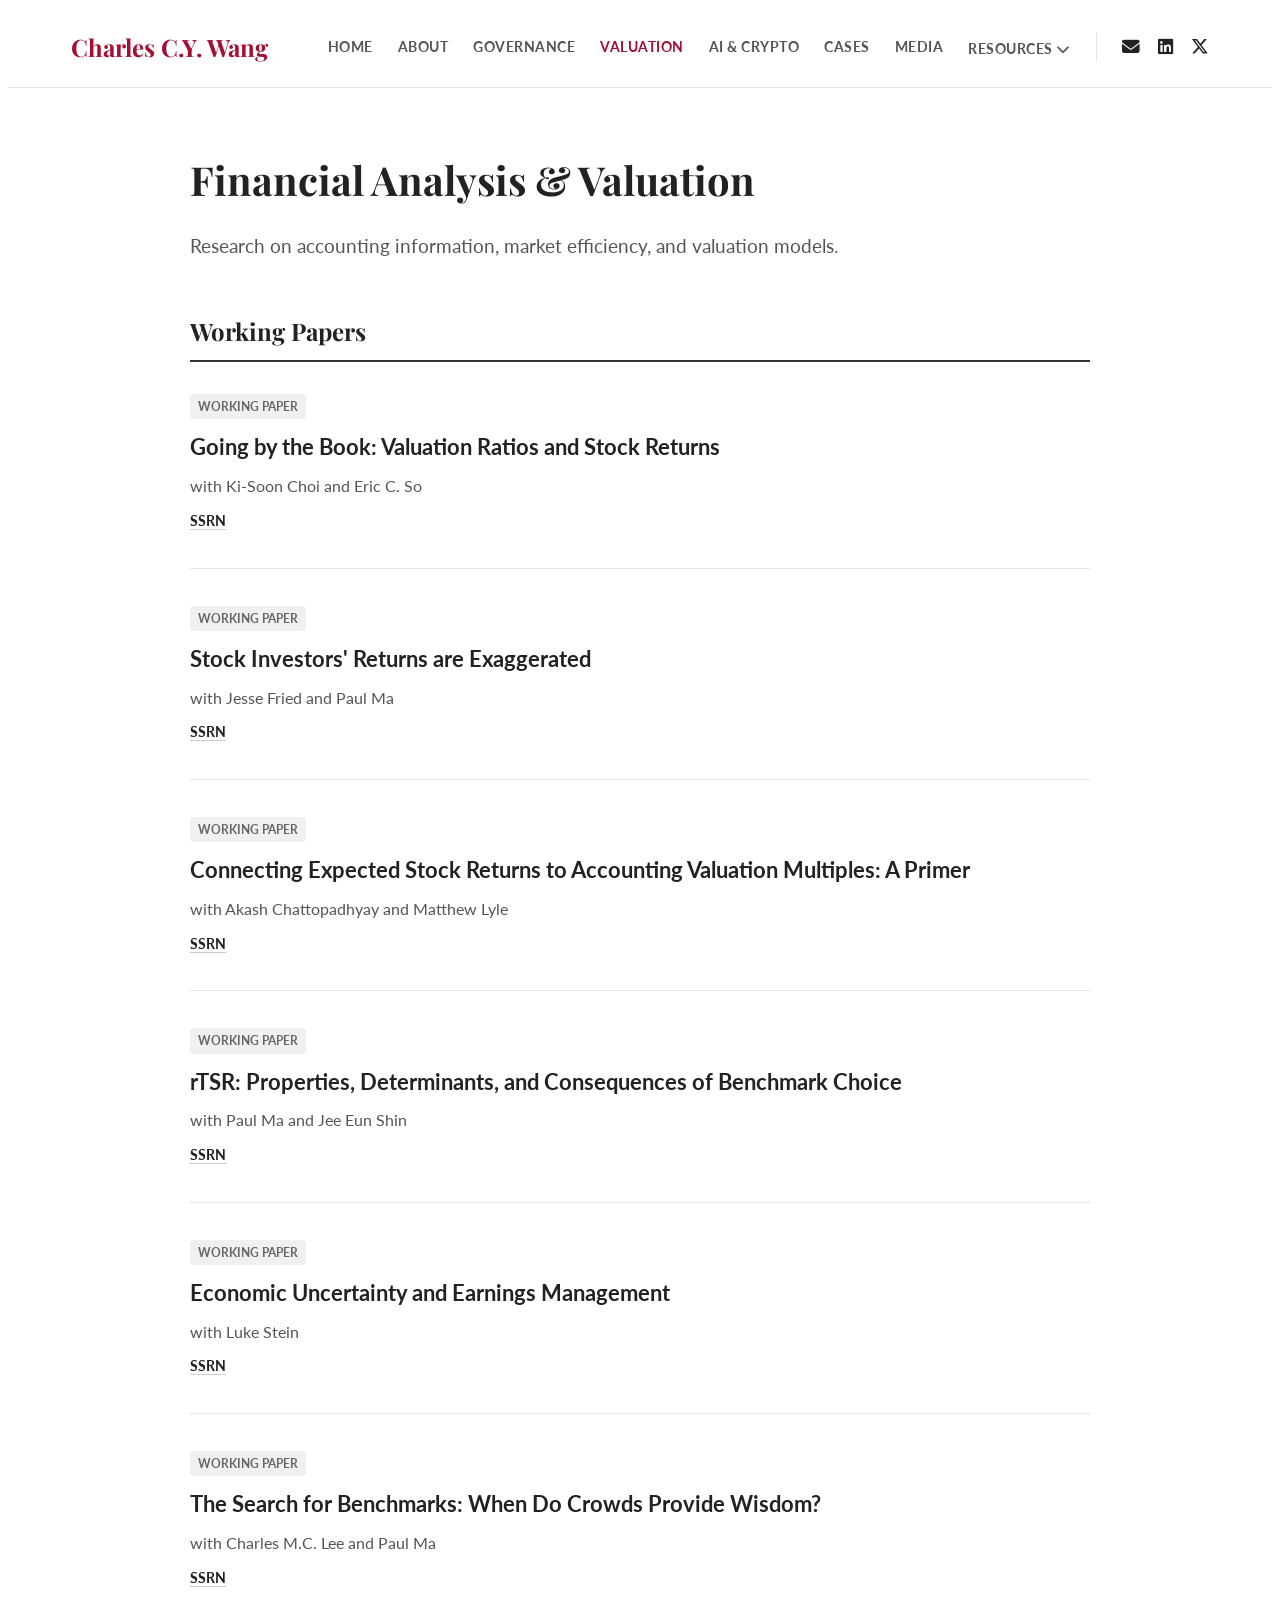
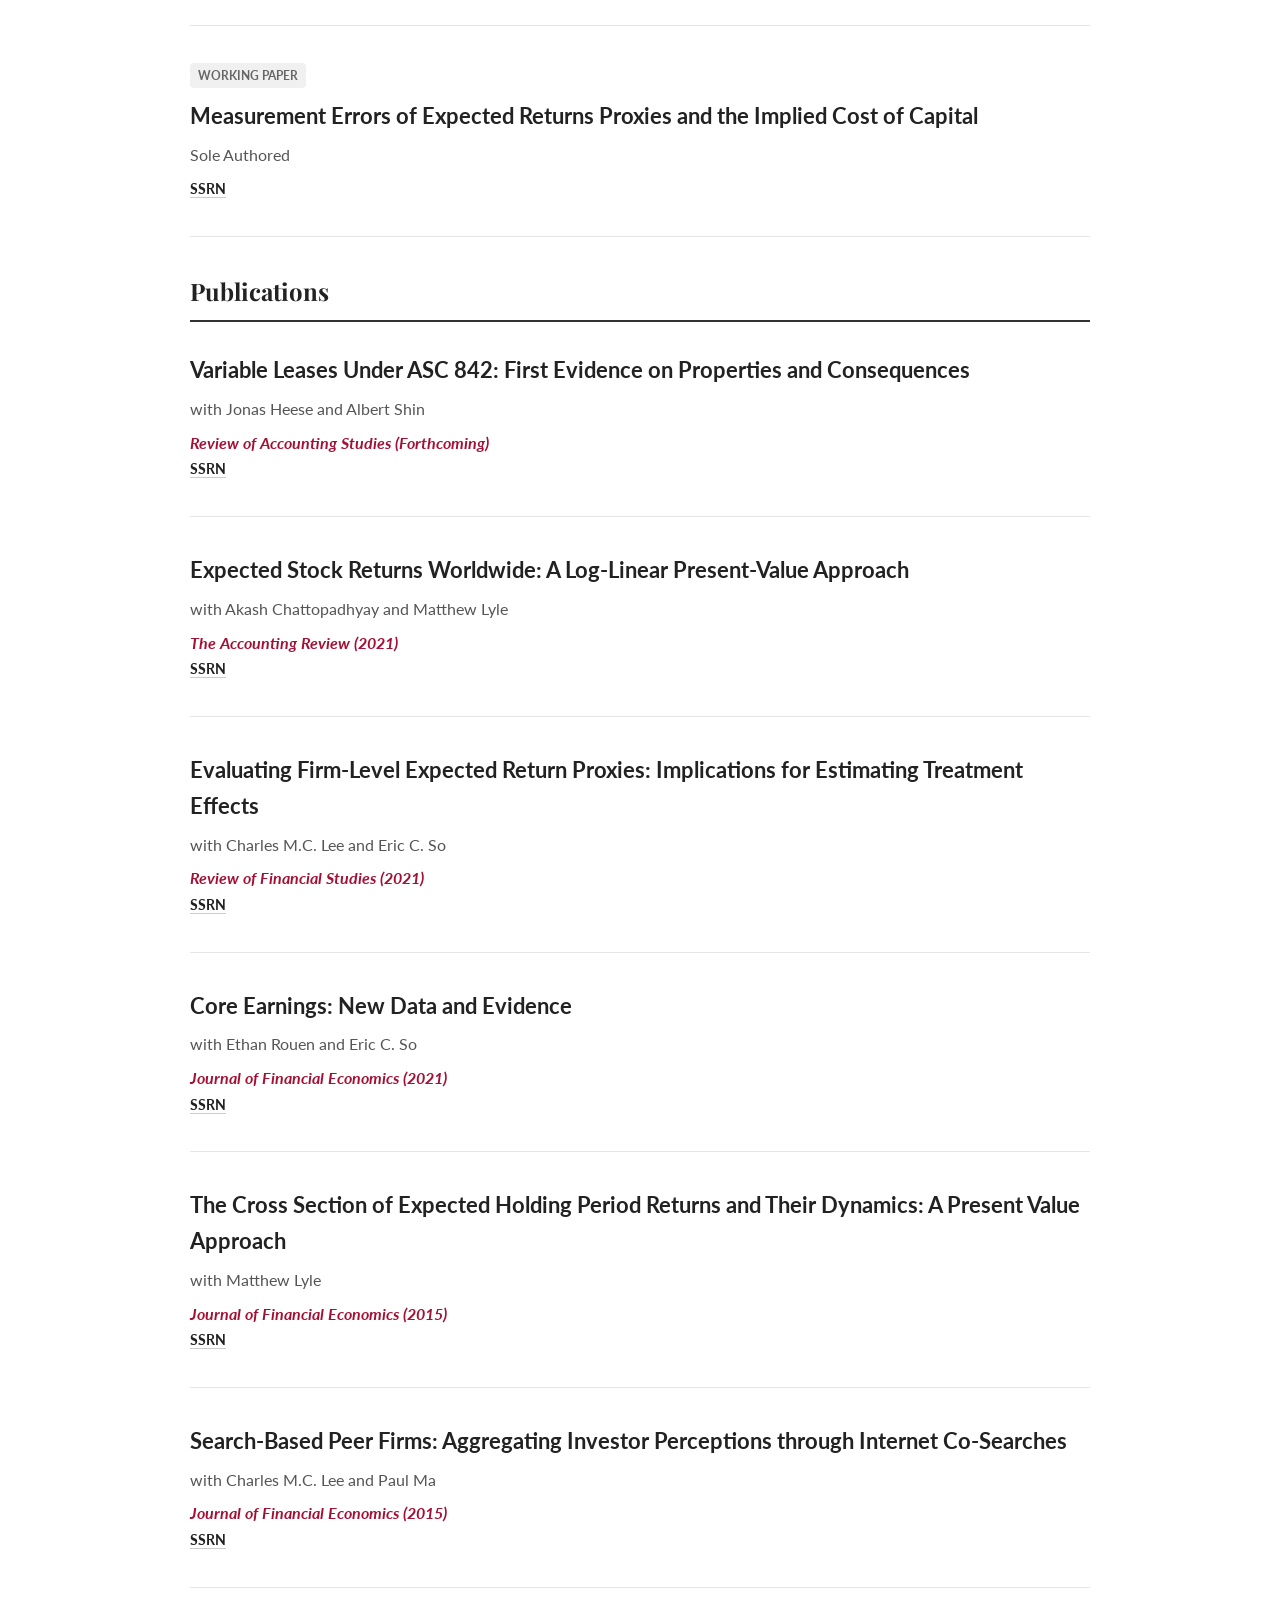
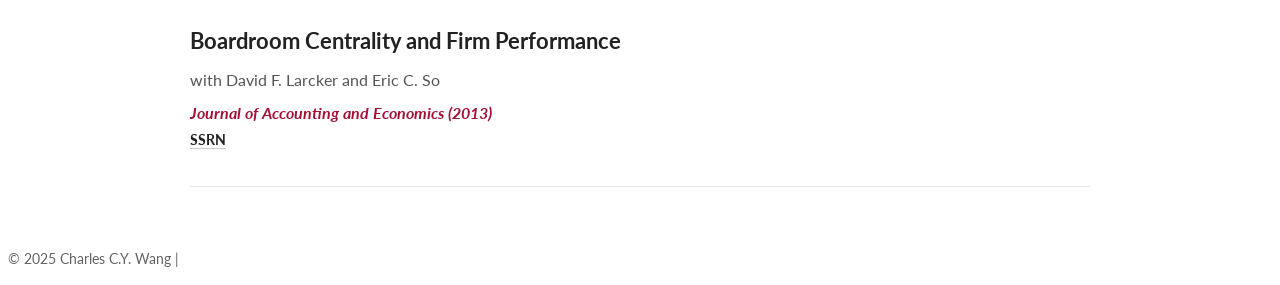
<file: valuation.html>
<!DOCTYPE html>
<html lang="en">
<head>
    <script async src="https://www.googletagmanager.com/gtag/js?id=G-KS8D51HBFE"></script>
    <script>
      window.dataLayer = window.dataLayer || [];
      function gtag(){dataLayer.push(arguments);}
      gtag('js', new Date());
      gtag('config', 'G-KS8D51HBFE');
    </script>
    <meta charset="UTF-8">
    <meta name="viewport" content="width=device-width, initial-scale=1.0">
    <title>Valuation Research | Charles C.Y. Wang</title>
    <link rel="icon" href="favicon.svg" type="image/svg+xml">
    <link href="https://fonts.googleapis.com/css2?family=Lato:wght@300;400;700&family=Playfair+Display:ital,wght@0,400;0,700;1,400&display=swap" rel="stylesheet">
    <link rel="stylesheet" href="https://cdnjs.cloudflare.com/ajax/libs/font-awesome/6.4.0/css/all.min.css">
    <style>
        :root { --crimson: #A41034; --text-dark: #222; --text-light: #555; --border: #e5e5e5; }
        body { font-family: 'Lato', sans-serif; line-height: 1.6; color: var(--text-dark); }
        h1, h2, h3 { font-family: 'Playfair Display', serif; }
        a { text-decoration: none; color: inherit; }
        /* --- UNIFIED NAVIGATION --- */
        nav {
            padding: 20px 5%;
            display: flex;
            justify-content: space-between;
            align-items: center;
            border-bottom: 1px solid var(--border);
            position: -webkit-sticky; /* Fix for Safari/iOS */
            position: sticky;
            top: 0;
            background: rgba(255, 255, 255, 0.98);
            backdrop-filter: blur(5px);
            z-index: 1000;
            height: 80px;
            box-sizing: border-box;
        }

        .nav-logo { 
            font-family: 'Playfair Display', serif; 
            font-weight: 700; 
            font-size: 1.5rem; 
            color: var(--crimson); 
            text-decoration: none;
        }
        
        .nav-links { display: flex; align-items: center; gap: 25px; }
        
        .nav-links a { 
            font-size: 0.85rem; 
            font-weight: 700; 
            text-transform: uppercase; 
            color: var(--text-light); 
            letter-spacing: 0.5px; 
            text-decoration: none;
        }
        .nav-links a:hover, .nav-links a.active { color: var(--crimson); }

        .social-nav { 
            display: flex; 
            gap: 18px; 
            margin-left: 25px; 
            padding-left: 25px; 
            border-left: 1px solid var(--border); 
        }
        .social-nav a { font-size: 1.1rem; color: var(--text-dark); }
        .social-nav a:hover { color: var(--crimson); }

        /* Mobile Menu Fix */
        @media (max-width: 900px) {
            nav { flex-direction: column; padding: 15px; height: auto; }
            .nav-links { 
                display: flex; 
                flex-wrap: wrap; 
                justify-content: center; 
                gap: 15px; 
                margin-top: 15px; 
                width: 100%;
            }
            .social-nav { 
                margin-top: 15px; 
                border-left: none; 
                padding-left: 0; 
            }
        }
        .container { max-width: 900px; margin: 60px auto; padding: 0 20px; }
        .page-title { font-size: 2.5rem; margin-bottom: 10px; color: var(--text-dark); }
        .subtitle { font-size: 1.2rem; color: var(--text-light); margin-bottom: 50px; }
        .section-head { margin-bottom: 30px; border-bottom: 2px solid #333; padding-bottom: 10px; font-size: 1.5rem; color:var(--text-dark); }
        .paper { margin-bottom: 35px; padding-bottom: 35px; border-bottom: 1px solid var(--border); }
        .paper-title { font-size: 1.4rem; font-weight: 700; margin-bottom: 8px; display: block; color: var(--text-dark); }
        .paper-title:hover { color: var(--crimson); }
        .paper-meta { font-size: 1rem; color: var(--text-light); margin-bottom: 8px; }
        .journal { font-style: italic; font-weight: 700; color: var(--crimson); }
        .tag { display: inline-block; background: #f0f0f0; color: #666; font-size: 0.75rem; padding: 3px 8px; border-radius: 4px; text-transform: uppercase; font-weight: 700; margin-bottom: 10px; }
        .links a { font-size: 0.85rem; font-weight: 700; text-transform: uppercase; margin-right: 15px; color: var(--text-dark); border-bottom: 1px solid #ccc; }
        .links a:hover { color: var(--crimson); border-color: var(--crimson); }

        /* BUTTONS */
        .dropdown { position: relative; display: inline-block; }
        .btn { padding: 12px 25px; background-color: var(--crimson); color: white; font-weight: 700; border-radius: 4px; text-transform: uppercase; letter-spacing: 1px; font-size: 0.8rem; border: 2px solid var(--crimson); cursor: pointer; display: inline-flex; align-items: center; gap: 8px; transition: all 0.3s ease; }
        .btn:hover { background-color: #800c28; border-color: #800c28; transform: translateY(-2px); box-shadow: 0 5px 15px rgba(164, 16, 52, 0.2); }
        .btn-outline { background: transparent; color: var(--crimson); }
        .btn-outline:hover { background: var(--crimson); color: white; }
        
        /* DROPDOWN */
        .dropdown-content { display: none; position: absolute; background-color: #ffffff; min-width: 200px; box-shadow: 0 8px 20px rgba(0,0,0,0.15); border-radius: 4px; z-index: 10; top: 115%; left: 50%; transform: translateX(-50%); border: 1px solid #eee; text-align: left; }
        .dropdown-content::after { content: ''; position: absolute; bottom: 100%; left: 50%; margin-left: -6px; border-width: 6px; border-style: solid; border-color: transparent transparent #fff transparent; }
        .dropdown-content a { color: var(--text-dark); padding: 12px 16px; text-decoration: none; display: block; font-size: 0.85rem; font-weight: 700; text-transform: uppercase; border-bottom: 1px solid #f5f5f5; transition: 0.2s; display: flex; align-items: center; gap: 10px; }
        .dropdown-content a:last-child { border-bottom: none; }
        .dropdown-content a:hover { background-color: #fcfcfc; color: var(--crimson); padding-left: 20px; }
        .dropdown:hover .dropdown-content { display: block; animation: fadeIn 0.2s ease-in; }
        .dropdown:hover .btn i { transform: rotate(180deg); } 
        .btn i { transition: transform 0.3s; }
        @keyframes fadeIn { from { opacity: 0; transform: translate(-50%, 10px); } to { opacity: 1; transform: translate(-50%, 0); } }

        /* --- SUB-DROPDOWN (NESTED MENUS) --- */
        .sub-dropdown {
            position: relative;
            width: 100%;
        }
        
        /* The nested menu, hidden by default, appears to the right */
        .sub-dropdown-content {
            display: none;
            position: absolute;
            left: 100%; /* Pushes it to the right of the parent */
            top: -5px;  /* Aligns slightly higher to match the mouse cursor */
            min-width: 220px; /* Width of the new side menu */
            background-color: #ffffff;
            box-shadow: 0 8px 20px rgba(0,0,0,0.15);
            border: 1px solid #eee;
            border-radius: 4px;
        }

        /* Show the nested menu on hover */
        .sub-dropdown:hover .sub-dropdown-content {
            display: block;
        }

        /* Styling for the arrow icon inside the menu */
        .sub-dropdown > a {
            justify-content: space-between; /* Pushes text to left, arrow to right */
        }

    </style>
</head>
<body>
    <nav>
        <div class="nav-logo">Charles C.Y. Wang</div>
        <div style="display:flex; align-items:center;">
            <div class="nav-links">
                <a href="index.html">Home</a>
                <a href="about.html">About</a>
                <a href="governance.html">Governance</a>
                <a href="valuation.html" class="active">Valuation</a>
                <a href="ai.html">AI & Crypto</a>
                <a href="cases.html">Cases</a>
                <a href="media.html">Media</a>
                <div class="dropdown">
                    <a href="#" style="cursor: default;">Resources <i class="fas fa-chevron-down nav-drop-icon"></i></a>
                    
                    <div class="dropdown-content" style="min-width: 260px;">
                            
                        <div class="sub-dropdown">
                            <a href="#">Finance Notes for Grad Students<i class="fas fa-chevron-right" style="font-size: 0.8em; opacity: 0.5;"></i></a>
                            <div class="sub-dropdown-content">
                                <a href="https://www.dropbox.com/scl/fi/5w5zffu1rqppospeg8oic/F620-Notes.pdf?rlkey=agepxgz7nmm2dfcmxdeiyie8u&dl=0" target="_blank">Asset Pricing</a>
                                </div>
                        </div>

                        <div class="sub-dropdown">
                            <a href="#">Metrics Notes for Grad Students<i class="fas fa-chevron-right" style="font-size: 0.8em; opacity: 0.5;"></i></a>
                            <div class="sub-dropdown-content">
                                <a href="https://www.dropbox.com/scl/fi/vweg1djs4pb6z9gu162sm/Matrix-Algebra-Notes.pdf?rlkey=axiaxzqjyk1llwviv9b18dxni&dl=0" target="_blank">Matrix Algebra</a>
                                <a href="https://www.dropbox.com/scl/fi/2de4zlkl5yczujul3d9cb/Notes-on-LS-Computations.pdf?rlkey=hu3n0l6i23e9f3h196jo9qq05&dl=0" target="_blank">Matrix Decomp</a>                                
                                <a href="https://www.dropbox.com/scl/fi/9pi40mj8djanrpycdxz2v/COMP-Study-Sheet-Probability-and-Statistics.pdf?rlkey=f0o00d6f3mbyt6500cn69unpu&dl=0" target="_blank">Probability and Statistics</a>
                                <a href="https://www.dropbox.com/scl/fi/r6220zo2k63y4xatayy0y/Study-Sheet-_FINAL_.pdf?rlkey=kilhao7nwalcsfppfv1bwqzio&dl=0" target="_blank">Measure Theory</a>                                
                                <a href="https://www.dropbox.com/scl/fi/gpnappu5gnsqhdowa70qs/COMP-Study-Sheet-Aprajit-Material.pdf?rlkey=hhzwzc42xlzqlop86izo5mygp&dl=0" target="_blank">Hypothesis Testing</a>
                                <a href="https://www.dropbox.com/scl/fi/0dr216yldsrs3cxasjlo3/hayash-chp-1-and-2-ols.pdf?rlkey=zk2va0s7t9e650ay0c2puh281&dl=0" target="_blank">OLS</a>
                                <a href="https://www.dropbox.com/scl/fi/f7fqhd4yyws30hh8s4f0m/hayashigmm.pdf?rlkey=h9i69k3zigcldf6zrpbi7yj62&dl=0" target="_blank">GMM</a>
                                <a href="https://www.dropbox.com/scl/fi/z206kffa72t995nl35gyt/hayashitimeseries.pdf?rlkey=hsy2e6brstg8y0erkgd9ft94l&dl=0" target="_blank">Time Series</a>
                                <a href="https://www.dropbox.com/scl/fi/w4ex0swkouuyzxgw8xasa/Charlie-s-MaCurdy-Notess.pdf?rlkey=ucd7puw1t2qf9rufjbvizaef4&dl=0" target="_blank">Estimators and Asymptotics</a>
                            </div>
                        </div>
                    
                    <a href="https://leesowang2021.github.io/data/">Expected Returns Data</a>
                    <a href="InterestRateSimulator_SVB.html">SVB Interest Rate Simulator</a>
                    </div> </div> </div>
            <div class="social-nav">
                <a href="mailto:charles.cy.wang@hbs.edu" title="Email"><i class="fas fa-envelope"></i></a>
                <a href="https://www.linkedin.com/in/charles-cy-wang-20a755/" title="LinkedIn"><i class="fab fa-linkedin"></i></a>
                <a href="https://x.com/charles_cy_wang" title="X / Twitter"><i class="fab fa-x-twitter"></i></a>
            </div>
        </div>
    </nav>
    <div class="container">
        <h1 class="page-title">Financial Analysis & Valuation</h1>
        <p class="subtitle">Research on accounting information, market efficiency, and valuation models.</p>
        <h3 class="section-head">Working Papers</h3>
        <div class="paper"><span class="tag">Working Paper</span><a href="https://papers.ssrn.com/sol3/papers.cfm?abstract_id=3854022" class="paper-title">Going by the Book: Valuation Ratios and Stock Returns</a><div class="paper-meta">with Ki-Soon Choi and Eric C. So</div><div class="links"><a href="https://papers.ssrn.com/sol3/papers.cfm?abstract_id=3854022">SSRN</a></div></div>
        <div class="paper"><span class="tag">Working Paper</span><a href="#" class="paper-title">Stock Investors' Returns are Exaggerated</a><div class="paper-meta">with Jesse Fried and Paul Ma</div><div class="links"><a href="#">SSRN</a></div></div>
        <div class="paper"><span class="tag">Working Paper</span><a href="https://papers.ssrn.com/sol3/papers.cfm?abstract_id=3774442" class="paper-title">Connecting Expected Stock Returns to Accounting Valuation Multiples: A Primer</a><div class="paper-meta">with Akash Chattopadhyay and Matthew Lyle</div><div class="links"><a href="https://papers.ssrn.com/sol3/papers.cfm?abstract_id=3774442">SSRN</a></div></div>
        <div class="paper"><span class="tag">Working Paper</span><a href="https://papers.ssrn.com/sol3/papers.cfm?abstract_id=3380516" class="paper-title">rTSR: Properties, Determinants, and Consequences of Benchmark Choice</a><div class="paper-meta">with Paul Ma and Jee Eun Shin</div><div class="links"><a href="https://papers.ssrn.com/sol3/papers.cfm?abstract_id=3380516">SSRN</a></div></div>
        <div class="paper"><span class="tag">Working Paper</span><a href="http://papers.ssrn.com/sol3/papers.cfm?abstract_id=2746091" class="paper-title">Economic Uncertainty and Earnings Management</a><div class="paper-meta">with Luke Stein</div><div class="links"><a href="http://papers.ssrn.com/sol3/papers.cfm?abstract_id=2746091">SSRN</a></div></div>
        <div class="paper"><span class="tag">Working Paper</span><a href="http://papers.ssrn.com/sol3/papers.cfm?abstract_id=2517496" class="paper-title">The Search for Benchmarks: When Do Crowds Provide Wisdom?</a><div class="paper-meta">with Charles M.C. Lee and Paul Ma</div><div class="links"><a href="http://papers.ssrn.com/sol3/papers.cfm?abstract_id=2517496">SSRN</a></div></div>
        <div class="paper"><span class="tag">Working Paper</span><a href="http://papers.ssrn.com/sol3/papers.cfm?abstract_id=2171497" class="paper-title">Measurement Errors of Expected Returns Proxies and the Implied Cost of Capital</a><div class="paper-meta">Sole Authored</div><div class="links"><a href="http://papers.ssrn.com/sol3/papers.cfm?abstract_id=2171497">SSRN</a></div></div>
        <h3 class="section-head">Publications</h3>
        <div class="paper"><a href="https://papers.ssrn.com/sol3/papers.cfm?abstract_id=4266529" class="paper-title">Variable Leases Under ASC 842: First Evidence on Properties and Consequences</a><div class="paper-meta">with Jonas Heese and Albert Shin</div><div class="journal">Review of Accounting Studies (Forthcoming)</div><div class="links"><a href="https://papers.ssrn.com/sol3/papers.cfm?abstract_id=4266529">SSRN</a></div></div>
        <div class="paper"><a href="https://papers.ssrn.com/sol3/papers.cfm?abstract_id=3129086" class="paper-title">Expected Stock Returns Worldwide: A Log-Linear Present-Value Approach</a><div class="paper-meta">with Akash Chattopadhyay and Matthew Lyle</div><div class="journal">The Accounting Review (2021)</div><div class="links"><a href="https://papers.ssrn.com/sol3/papers.cfm?abstract_id=3129086">SSRN</a></div></div>
        <div class="paper"><a href="https://papers.ssrn.com/sol3/papers.cfm?abstract_id=1653940" class="paper-title">Evaluating Firm-Level Expected Return Proxies: Implications for Estimating Treatment Effects</a><div class="paper-meta">with Charles M.C. Lee and Eric C. So</div><div class="journal">Review of Financial Studies (2021)</div><div class="links"><a href="https://papers.ssrn.com/sol3/papers.cfm?abstract_id=1653940">SSRN</a></div></div>
        <div class="paper"><a href="https://papers.ssrn.com/sol3/papers.cfm?abstract_id=3467814" class="paper-title">Core Earnings: New Data and Evidence</a><div class="paper-meta">with Ethan Rouen and Eric C. So</div><div class="journal">Journal of Financial Economics (2021)</div><div class="links"><a href="https://papers.ssrn.com/sol3/papers.cfm?abstract_id=3467814">SSRN</a></div></div>
        <div class="paper"><a href="http://papers.ssrn.com/sol3/papers.cfm?abstract_id=2182628" class="paper-title">The Cross Section of Expected Holding Period Returns and Their Dynamics: A Present Value Approach</a><div class="paper-meta">with Matthew Lyle</div><div class="journal">Journal of Financial Economics (2015)</div><div class="links"><a href="http://papers.ssrn.com/sol3/papers.cfm?abstract_id=2182628">SSRN</a></div></div>
        <div class="paper"><a href="http://papers.ssrn.com/sol3/papers.cfm?abstract_id=2171497" class="paper-title">Search-Based Peer Firms: Aggregating Investor Perceptions through Internet Co-Searches</a><div class="paper-meta">with Charles M.C. Lee and Paul Ma</div><div class="journal">Journal of Financial Economics (2015)</div><div class="links"><a href="http://papers.ssrn.com/sol3/papers.cfm?abstract_id=2171497">SSRN</a></div></div>
        <div class="paper"><a href="http://ssrn.com/abstract=1651407" class="paper-title">Boardroom Centrality and Firm Performance</a><div class="paper-meta">with David F. Larcker and Eric C. So</div><div class="journal">Journal of Accounting and Economics (2013)</div><div class="links"><a href="http://ssrn.com/abstract=1651407">SSRN</a></div></div>
    </div>
    <footer><p style="opacity:0.7; font-size:0.9rem;">&copy; 2025 Charles C.Y. Wang | <a href="https://www.hbs.edu/faculty/Pages/profile.aspx?facId=651677" style="color:white; text-decoration:underline;">HBS Faculty Profile</a></p></footer>
</body>
</html>
</file>
<file: ssat/assets/index-C0sPy_1b.css>
:root{--bg: #0a0b0f;--bg-2: #0d0e13;--sidebar: #0c0d12;--surface: #121319;--surface-2: #181922;--surface-3: #1e1f2a;--ink: #f3f4f8;--ink-soft: #c3c6d4;--muted: #8b8fa3;--faint: #62667a;--line: rgba(255, 255, 255, .07);--line-2: rgba(255, 255, 255, .12);--line-3: rgba(255, 255, 255, .18);--accent: #8b7cff;--accent-bright: #a89bff;--accent-solid: #6c5cf6;--accent-hover: #7d6dff;--accent-soft: rgba(124, 108, 246, .15);--accent-soft-2: rgba(124, 108, 246, .24);--accent-line: rgba(124, 108, 246, .42);--accent-glow: 0 6px 22px rgba(108, 92, 246, .38);--green: #3ddc97;--green-soft: rgba(61, 220, 151, .14);--green-ink: #74f0bd;--red: #ff6b72;--red-soft: rgba(255, 107, 114, .14);--red-ink: #ff9ea3;--amber: #f7c863;--amber-soft: rgba(247, 200, 99, .14);--amber-ink: #ffdd93;--blue: #62a8ff;--blue-soft: rgba(98, 168, 255, .14);--blue-ink: #a4cbff;--brand: var(--accent);--brand-ink: var(--accent-bright);--brand-soft: var(--accent-soft);--card: var(--surface);--line-strong: var(--line-2);--shadow-sm: 0 1px 2px rgba(0, 0, 0, .4);--shadow: 0 2px 8px rgba(0, 0, 0, .35), 0 12px 30px rgba(0, 0, 0, .35);--shadow-lg: 0 16px 50px rgba(0, 0, 0, .55);--r-sm: 8px;--r: 11px;--r-lg: 14px;--r-xl: 18px;--r-pill: 999px;--font: "Inter", -apple-system, BlinkMacSystemFont, "Segoe UI", Roboto, Helvetica, Arial, sans-serif;--font-display: "Plus Jakarta Sans", var(--font);font-family:var(--font);-webkit-font-smoothing:antialiased;-moz-osx-font-smoothing:grayscale;text-rendering:optimizeLegibility;color-scheme:dark}*{box-sizing:border-box}html,body{margin:0;padding:0;background:var(--bg);color:var(--ink);font-family:var(--font);font-size:15px}body{background-image:radial-gradient(820px 480px at 12% -6%,rgba(108,92,246,.14),transparent 60%),radial-gradient(680px 420px at 100% 0%,rgba(70,110,230,.08),transparent 55%);background-attachment:fixed;min-height:100vh}button{font:inherit;cursor:pointer;letter-spacing:-.01em;color:inherit}a{color:var(--accent-bright);text-decoration:none;font-weight:500}a:hover{color:var(--accent)}::selection{background:var(--accent-soft-2);color:#fff}::-webkit-scrollbar{width:11px;height:11px}::-webkit-scrollbar-thumb{background:var(--line-2);border-radius:999px;border:3px solid transparent;background-clip:content-box}::-webkit-scrollbar-thumb:hover{background:var(--line-3);background-clip:content-box}.layout{display:flex;min-height:100vh}.sidebar{width:244px;flex-shrink:0;background:var(--sidebar);border-right:1px solid var(--line);padding:20px 14px;display:flex;flex-direction:column;gap:3px;position:sticky;top:0;height:100vh}.sidebar .logo{font-family:var(--font-display);font-size:18px;font-weight:700;color:var(--ink);padding:6px 10px 22px;letter-spacing:-.02em;display:flex;align-items:center;gap:9px}.sidebar .logo .mark{width:30px;height:30px;border-radius:9px;flex-shrink:0;display:flex;align-items:center;justify-content:center;background:var(--accent-solid);color:#fff;box-shadow:var(--accent-glow)}.sidebar .logo span{color:var(--accent-bright)}.navlink{display:flex;align-items:center;gap:11px;padding:9px 12px;border-radius:9px;color:var(--muted);font-weight:500;font-size:14px;letter-spacing:-.005em;position:relative;transition:background .14s ease,color .14s ease}.navlink .ico{display:inline-flex;color:var(--faint);transition:color .14s ease}.navlink:hover{background:var(--surface-2);color:var(--ink)}.navlink:hover .ico{color:var(--ink-soft)}.navlink.active{background:var(--accent-soft);color:#fff}.navlink.active .ico{color:var(--accent-bright)}.navlink.active:before{content:"";position:absolute;left:0;top:50%;transform:translateY(-50%);width:3px;height:17px;border-radius:999px;background:var(--accent)}.sidebar .spacer{flex:1}.sidebar .streak{margin-top:10px;padding:11px 13px;font-size:12px;font-weight:500;color:var(--ink-soft);background:var(--surface);border:1px solid var(--line);border-radius:10px;display:flex;align-items:center;gap:10px}.sidebar .streak .s{display:inline-flex;align-items:center;gap:5px}.sidebar .streak .s.flame{color:var(--amber-ink)}.sidebar .streak .s.xp{color:var(--accent-bright)}.sidebar .streak .dot{color:var(--faint)}.main{flex:1;padding:40px 46px 90px;max-width:1140px;margin:0 auto;width:100%}h1{font-family:var(--font-display);font-size:27px;font-weight:700;letter-spacing:-.025em;margin:0 0 7px;color:var(--ink)}h2{font-family:var(--font-display);font-size:18px;font-weight:700;letter-spacing:-.02em;margin:38px 0 15px;color:var(--ink);display:flex;align-items:center;gap:9px}h2 .ico{color:var(--accent-bright)}h3{font-size:15px;font-weight:600;letter-spacing:-.01em;margin:14px 0 8px;color:var(--ink);display:flex;align-items:center;gap:8px}h3 .ico{color:var(--accent-bright)}.sub{color:var(--muted);font-size:14.5px;line-height:1.6;margin:0 0 24px}strong{font-weight:600;color:var(--ink)}.card{background:var(--surface);border:1px solid var(--line);border-radius:var(--r-lg);padding:22px;box-shadow:var(--shadow-sm)}.cards{display:grid;gap:14px}.cards.two{grid-template-columns:repeat(auto-fit,minmax(290px,1fr))}.cards.three{grid-template-columns:repeat(auto-fit,minmax(210px,1fr))}.cards.four{grid-template-columns:repeat(auto-fit,minmax(180px,1fr))}.stat{display:flex;flex-direction:column;gap:7px}.stat .big{font-family:var(--font-display);font-size:30px;font-weight:700;letter-spacing:-.03em;line-height:1;color:var(--ink)}.stat .label{color:var(--muted);font-size:12.5px;font-weight:450;line-height:1.45}.btn{display:inline-flex;align-items:center;justify-content:center;gap:7px;background:var(--accent-solid);color:#fff;border:1px solid transparent;border-radius:9px;padding:9px 16px;font-weight:500;font-size:13.5px;letter-spacing:-.01em;transition:background .14s ease,transform .1s ease,box-shadow .14s ease,border-color .14s ease}.btn:hover{background:var(--accent-hover);box-shadow:var(--accent-glow)}.btn:active{transform:translateY(.5px)}.btn:disabled{opacity:.45;cursor:not-allowed;box-shadow:none}.btn .ico{margin:0 -1px}.btn.secondary{background:var(--accent-soft);color:var(--accent-bright);border-color:var(--accent-line)}.btn.secondary:hover{background:var(--accent-soft-2);box-shadow:none}.btn.ghost{background:var(--surface-2);color:var(--ink-soft);border-color:var(--line-2)}.btn.ghost:hover{background:var(--surface-3);border-color:var(--line-3);color:var(--ink);box-shadow:none}.btn.green{background:var(--green);color:#04210f}.btn.green:hover{background:#4fe6a6;box-shadow:0 6px 22px #3ddc9752}.btn.red{background:var(--red);color:#2a0608}.btn.red:hover{background:#ff8489;box-shadow:0 6px 22px #ff6b724d}.btn.big{padding:13px 24px;font-size:15px;border-radius:11px}.btn.small{padding:6px 12px;font-size:12.5px;border-radius:8px}.pill{display:inline-flex;align-items:center;gap:5px;padding:4px 10px;border-radius:var(--r-pill);font-size:11.5px;font-weight:500;letter-spacing:-.005em;background:var(--accent-soft);color:var(--accent-bright);border:1px solid var(--accent-line)}.pill .ico{margin-left:-1px}.pill.green{background:var(--green-soft);color:var(--green-ink);border-color:#3ddc974d}.pill.red{background:var(--red-soft);color:var(--red-ink);border-color:#ff6b724d}.pill.amber{background:var(--amber-soft);color:var(--amber-ink);border-color:#f7c8634d}.pill.blue{background:var(--blue-soft);color:var(--blue-ink);border-color:#62a8ff4d}.progressbar{height:7px;background:var(--surface-3);border-radius:var(--r-pill);overflow:hidden}.progressbar>div{height:100%;background:var(--accent);border-radius:var(--r-pill);transition:width .5s cubic-bezier(.4,0,.2,1)}.progressbar.green>div{background:var(--green)}.choice{display:flex;gap:12px;align-items:flex-start;width:100%;text-align:left;background:var(--surface);border:1px solid var(--line-2);border-radius:11px;padding:14px 16px;margin:9px 0;font-size:14.5px;line-height:1.5;color:var(--ink-soft);transition:border-color .13s ease,background .13s ease}.choice:hover:not(:disabled){border-color:var(--accent-line);background:var(--surface-2)}.choice .letter{font-weight:600;color:var(--muted);flex-shrink:0;width:24px;height:24px;border:1px solid var(--line-2);border-radius:7px;display:flex;align-items:center;justify-content:center;font-size:12px}.choice.correct{border-color:#3ddc978c;background:var(--green-soft);color:var(--ink)}.choice.correct .letter{border-color:var(--green);color:var(--green-ink)}.choice.wrong{border-color:#ff6b728c;background:var(--red-soft);color:var(--ink)}.choice.wrong .letter{border-color:var(--red);color:var(--red-ink)}.choice.picked{border-color:var(--accent-line);background:var(--accent-soft)}.choice:disabled{cursor:default}.explain{background:var(--surface-2);border:1px solid var(--line-2);border-radius:11px;padding:15px 17px;font-size:13.5px;line-height:1.6;margin-top:13px;white-space:pre-wrap;color:var(--ink-soft)}.explain.good{background:var(--green-soft);border-color:#3ddc974d}.explain.bad{background:var(--red-soft);border-color:#ff6b724d}.flashcard{background:var(--surface);border:1px solid var(--line-2);border-radius:var(--r-xl);box-shadow:var(--shadow);padding:48px 36px;text-align:center;min-height:300px;display:flex;flex-direction:column;align-items:center;justify-content:center;gap:14px;position:relative;overflow:hidden}.flashcard:before{content:"";position:absolute;inset:0 0 auto 0;height:3px;background:var(--accent)}.flashcard .word{font-family:var(--font-display);font-size:42px;font-weight:700;letter-spacing:-.03em;color:var(--ink)}.flashcard .pos{color:var(--faint);font-weight:500;font-size:13.5px;letter-spacing:.02em}.flashcard .definition{font-size:18px;line-height:1.55;max-width:600px;color:var(--ink-soft)}.flashcard .example{color:var(--muted);font-size:14.5px;font-style:italic;max-width:600px;line-height:1.55}.flashcard .syns{font-size:13.5px;color:var(--blue-ink);font-weight:500}.flashcard .roots{font-size:12.5px;color:var(--amber-ink);background:var(--amber-soft);padding:6px 13px;border-radius:8px;font-weight:500;border:1px solid rgba(247,200,99,.25)}.passage-box{background:var(--surface);border:1px solid var(--line);border-radius:var(--r-lg);box-shadow:var(--shadow-sm);padding:28px 32px;font-size:16px;line-height:1.85;white-space:pre-wrap;font-family:Iowan Old Style,Georgia,Times New Roman,serif;max-height:70vh;overflow-y:auto;color:var(--ink-soft)}.quiz-head{display:flex;justify-content:space-between;align-items:center;margin-bottom:18px;gap:12px;flex-wrap:wrap}.timer{font-variant-numeric:tabular-nums;font-weight:600;font-size:17px;padding:7px 15px;border-radius:10px;background:var(--surface);border:1px solid var(--line-2);letter-spacing:-.01em;color:var(--ink)}.timer.low{color:var(--red-ink);border-color:#ff6b7280;background:var(--red-soft)}.qtext{font-size:17px;line-height:1.6;white-space:pre-wrap;color:var(--ink)}table.simple{width:100%;border-collapse:collapse;font-size:13.5px}table.simple th,table.simple td{text-align:left;padding:11px 12px;border-bottom:1px solid var(--line);color:var(--ink-soft)}table.simple tbody tr{transition:background .12s ease}table.simple tbody tr:hover{background:var(--surface-2)}table.simple tbody tr:last-child td{border-bottom:none}table.simple th{color:var(--faint);font-size:10.5px;font-weight:600;text-transform:uppercase;letter-spacing:.07em}.banner{border-radius:var(--r-lg);padding:15px 18px;margin-bottom:20px;font-weight:450;font-size:13.5px;display:flex;align-items:center;gap:11px;flex-wrap:wrap;color:var(--ink-soft);background:var(--surface);border:1px solid var(--line-2)}.banner .ico{flex-shrink:0}.banner.warn{background:var(--amber-soft);border-color:#f7c8634d;color:var(--amber-ink)}.banner.warn .ico{color:var(--amber)}.banner.lock{background:var(--red-soft);border-color:#ff6b724d;color:var(--red-ink)}.banner.lock .ico{color:var(--red)}.chat{display:flex;flex-direction:column;gap:11px}.msg{max-width:80%;padding:12px 16px;border-radius:15px;font-size:14.5px;line-height:1.55;white-space:pre-wrap}.msg.coach{background:var(--surface);border:1px solid var(--line-2);align-self:flex-start;border-bottom-left-radius:5px;color:var(--ink-soft)}.msg.me{background:var(--accent-solid);color:#fff;align-self:flex-end;border-bottom-right-radius:5px}input[type=text],input[type=password],input[type=number],input[type=email],input[type=date],textarea,select{font:inherit;font-size:14.5px;padding:11px 13px;border:1px solid var(--line-2);border-radius:10px;background:var(--surface-2);color:var(--ink);width:100%;transition:border-color .13s ease,box-shadow .13s ease}textarea{resize:vertical}input:focus,textarea:focus,select:focus{outline:none;border-color:var(--accent);box-shadow:0 0 0 3px var(--accent-soft)}input::placeholder,textarea::placeholder{color:var(--faint)}label.field{display:block;font-size:12px;font-weight:500;color:var(--ink-soft);margin:16px 0 6px;letter-spacing:-.005em}.grid-list{display:grid;grid-template-columns:repeat(auto-fill,minmax(232px,1fr));gap:13px}.topic-card{border:1px solid var(--line-2);border-radius:12px;padding:16px 18px;background:var(--surface);cursor:pointer;transition:border-color .13s ease,background .13s ease,transform .12s ease}.topic-card:hover{border-color:var(--accent-line);background:var(--surface-2);transform:translateY(-2px)}.topic-card .t{font-weight:600;font-size:14.5px;margin-bottom:5px;letter-spacing:-.01em;color:var(--ink)}.topic-card .m{color:var(--muted);font-size:12.5px;line-height:1.5}.section-intro{text-align:center;padding:60px 20px}.section-intro h2{font-size:23px;justify-content:center}.section-intro .ico-lg{color:var(--accent);margin-bottom:6px}.scorebox{display:flex;gap:14px;flex-wrap:wrap;justify-content:center;padding:12px 0 6px}.scorebox .s{text-align:center;padding:20px 26px;border-radius:14px;background:var(--surface);border:1px solid var(--line-2);min-width:142px}.scorebox .s .v{font-family:var(--font-display);font-size:32px;font-weight:700;letter-spacing:-.03em;color:var(--accent-bright)}.scorebox .s .k{font-size:11px;color:var(--muted);font-weight:500;text-transform:uppercase;letter-spacing:.06em;margin-top:4px}.topbar,.bottomnav{display:none}.topbar .logo{font-family:var(--font-display);font-size:15px;font-weight:700;color:var(--ink);display:flex;align-items:center;gap:7px;letter-spacing:-.02em}.topbar .logo .mark{width:26px;height:26px;border-radius:8px;flex-shrink:0;display:flex;align-items:center;justify-content:center;background:var(--accent-solid);color:#fff}.topbar .logo span{color:var(--accent-bright)}.topbar-streak{display:flex;align-items:center;gap:13px;font-size:12.5px;font-weight:500}.topbar-streak .s{display:inline-flex;align-items:center;gap:4px}.topbar-streak .flame{color:var(--amber-ink)}.topbar-streak .xp{color:var(--accent-bright)}.bottomnav .tab{position:relative;flex:1;display:flex;flex-direction:column;align-items:center;justify-content:center;gap:3px;padding:8px 2px;background:none;border:none;color:var(--muted);font-size:10px;font-weight:500;min-height:56px;text-decoration:none;-webkit-tap-highlight-color:transparent;letter-spacing:-.01em}.bottomnav .tab.active{color:var(--accent-bright)}.bottomnav .tab.active:before{content:"";position:absolute;top:0;left:50%;transform:translate(-50%);width:26px;height:2px;border-radius:999px;background:var(--accent)}.sheet-backdrop{position:fixed;top:0;right:0;bottom:0;left:0;background:#0000008c;z-index:60;display:flex;align-items:flex-end;animation:fade .15s ease}.sheet{width:100%;background:var(--surface);border-top-left-radius:20px;border-top-right-radius:20px;border-top:1px solid var(--line-2);box-shadow:var(--shadow-lg);padding:6px 14px calc(18px + env(safe-area-inset-bottom));display:flex;flex-direction:column;gap:2px;animation:sheet-up .24s cubic-bezier(.32,.72,0,1)}.sheet-handle{width:38px;height:4px;border-radius:999px;background:var(--line-3);margin:8px auto 10px}.sheet-item{display:flex;align-items:center;gap:13px;padding:13px 12px;border-radius:11px;color:var(--ink-soft);font-weight:500;font-size:15px}.sheet-item.active{background:var(--accent-soft);color:#fff}.sheet-item.active svg{color:var(--accent-bright)}@keyframes sheet-up{0%{transform:translateY(100%)}to{transform:translateY(0)}}@keyframes fade{0%{opacity:0}to{opacity:1}}@media (max-width: 820px){.layout{display:block}.sidebar{display:none}.topbar{display:flex;align-items:center;justify-content:space-between;gap:12px;position:sticky;top:0;z-index:40;padding:11px 16px;padding-top:calc(11px + env(safe-area-inset-top));background:#0c0d12d1;backdrop-filter:saturate(150%) blur(12px);-webkit-backdrop-filter:saturate(150%) blur(12px);border-bottom:1px solid var(--line)}.bottomnav{display:flex;position:fixed;left:0;right:0;bottom:0;z-index:50;background:#0c0d12e6;backdrop-filter:saturate(150%) blur(14px);-webkit-backdrop-filter:saturate(150%) blur(14px);border-top:1px solid var(--line);padding-bottom:env(safe-area-inset-bottom)}.main{padding:20px 16px calc(86px + env(safe-area-inset-bottom));max-width:100%}h1{font-size:23px}h2{margin-top:30px;font-size:17px}.cards{gap:12px}.flashcard{padding:38px 22px;min-height:260px}.flashcard .word{font-size:34px}.quiz-head{gap:8px}.scorebox .s{min-width:120px;padding:16px 18px}}:focus-visible{outline:2px solid var(--accent);outline-offset:2px}.navlink:focus-visible,.tab:focus-visible,.choice:focus-visible,.topic-card:focus-visible,.sheet-item:focus-visible,.flashcard:focus-visible{outline:2px solid var(--accent);outline-offset:3px}:focus:not(:focus-visible){outline:none}.sr-only{position:absolute;width:1px;height:1px;padding:0;margin:-1px;overflow:hidden;clip:rect(0,0,0,0);white-space:nowrap;border:0}@media (prefers-reduced-motion: reduce){*,*:before,*:after{animation-duration:.001ms!important;animation-iteration-count:1!important;transition-duration:.001ms!important;scroll-behavior:auto!important}}.spinner{width:24px;height:24px;border-radius:50%;border:2.5px solid var(--line-2);border-top-color:var(--accent);animation:spin .7s linear infinite}.spinner.big{width:34px;height:34px;border-width:3px}@keyframes spin{to{transform:rotate(360deg)}}.skeleton{background:linear-gradient(90deg,var(--surface-2) 25%,var(--surface-3) 50%,var(--surface-2) 75%);background-size:200% 100%;border-radius:8px;animation:shimmer 1.3s ease-in-out infinite}@keyframes shimmer{0%{background-position:200% 0}to{background-position:-200% 0}}.empty-state{text-align:center;padding:30px 20px;color:var(--muted)}.empty-state .ico-lg{color:var(--faint);margin-bottom:10px}.landing{min-height:100vh;min-height:100dvh;display:flex;align-items:center;justify-content:center;padding:36px 22px;background:radial-gradient(920px 540px at 16% -10%,rgba(108,92,246,.2),transparent 60%),radial-gradient(720px 480px at 102% 104%,rgba(70,110,230,.1),transparent 55%),var(--bg)}.landing-inner{display:grid;grid-template-columns:1.05fr .95fr;gap:56px;max-width:1000px;width:100%;align-items:center}.landing-hero .logo-lg{display:flex;align-items:center;gap:10px;font-family:var(--font-display);font-weight:700;font-size:20px;letter-spacing:-.02em;margin-bottom:26px}.landing-hero .logo-lg .mark{width:34px;height:34px;border-radius:10px;background:var(--accent-solid);color:#fff;display:flex;align-items:center;justify-content:center;box-shadow:var(--accent-glow)}.landing-hero .logo-lg span{color:var(--accent-bright)}.landing-hero h1{font-size:39px;line-height:1.08;letter-spacing:-.035em;margin:0 0 15px}.landing-hero .lede{font-size:15.5px;color:var(--ink-soft);line-height:1.6;margin:0 0 24px;max-width:470px}.landing-features{list-style:none;padding:0;margin:0 0 26px;display:flex;flex-direction:column;gap:12px}.landing-features li{display:flex;align-items:center;gap:12px;font-size:14px;color:var(--ink-soft)}.landing-features li svg{color:var(--accent-bright);flex-shrink:0}.landing-stats{display:flex;gap:30px}.landing-stats div{display:flex;flex-direction:column;gap:2px}.landing-stats b{font-family:var(--font-display);font-size:25px;font-weight:700;letter-spacing:-.03em;color:var(--ink)}.landing-stats span{font-size:11.5px;color:var(--muted)}.auth-card{padding:30px 28px;border:1px solid var(--line-2);box-shadow:var(--shadow-lg);text-align:center}.auth-card .auth-mark{width:46px;height:46px;border-radius:13px;margin:0 auto 14px;background:var(--accent-solid);color:#fff;display:flex;align-items:center;justify-content:center;box-shadow:var(--accent-glow)}@media (max-width: 860px){.landing{padding:28px 18px;align-items:flex-start}.landing-inner{grid-template-columns:1fr;gap:26px;max-width:440px}.landing-hero{text-align:center}.landing-hero .logo-lg{justify-content:center;margin-bottom:18px}.landing-hero h1{font-size:28px}.landing-hero .lede{margin-left:auto;margin-right:auto}.landing-features{display:none}.landing-stats{justify-content:center;gap:26px;margin-bottom:4px}}
</file>
